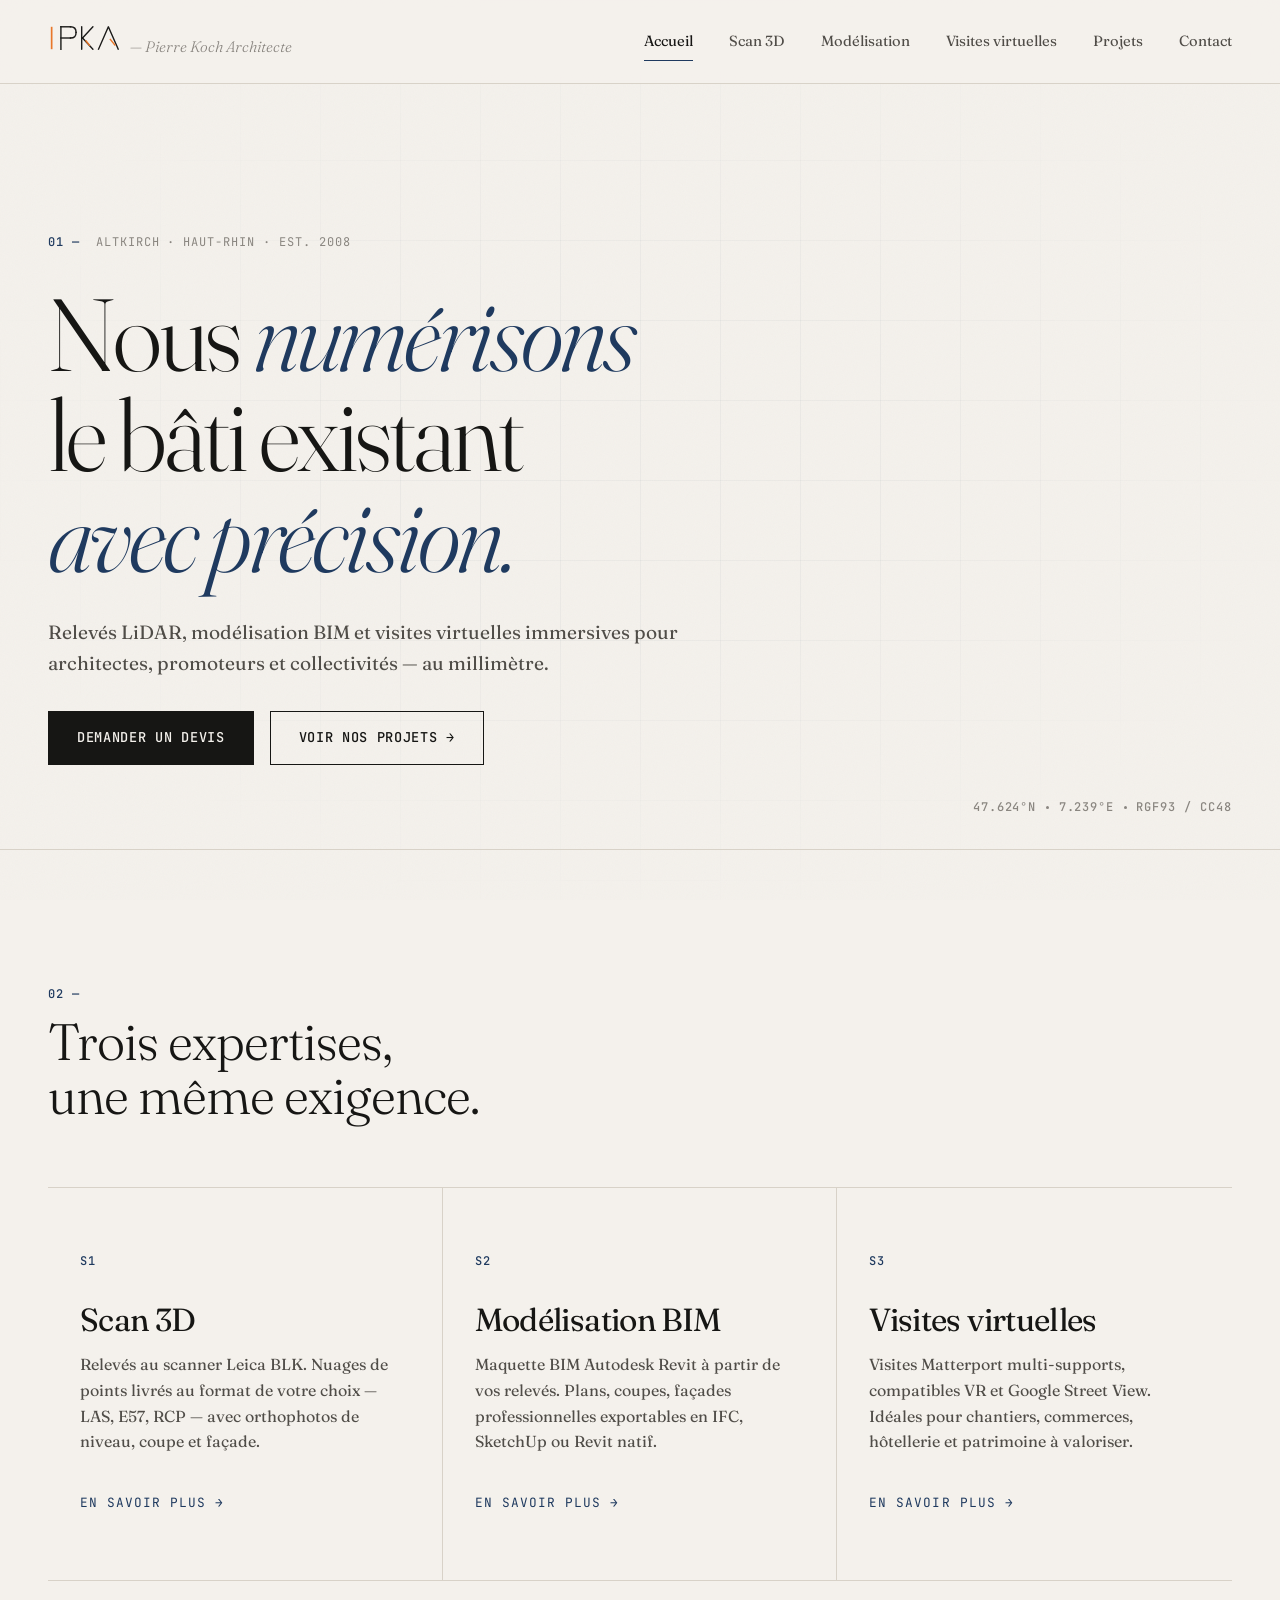
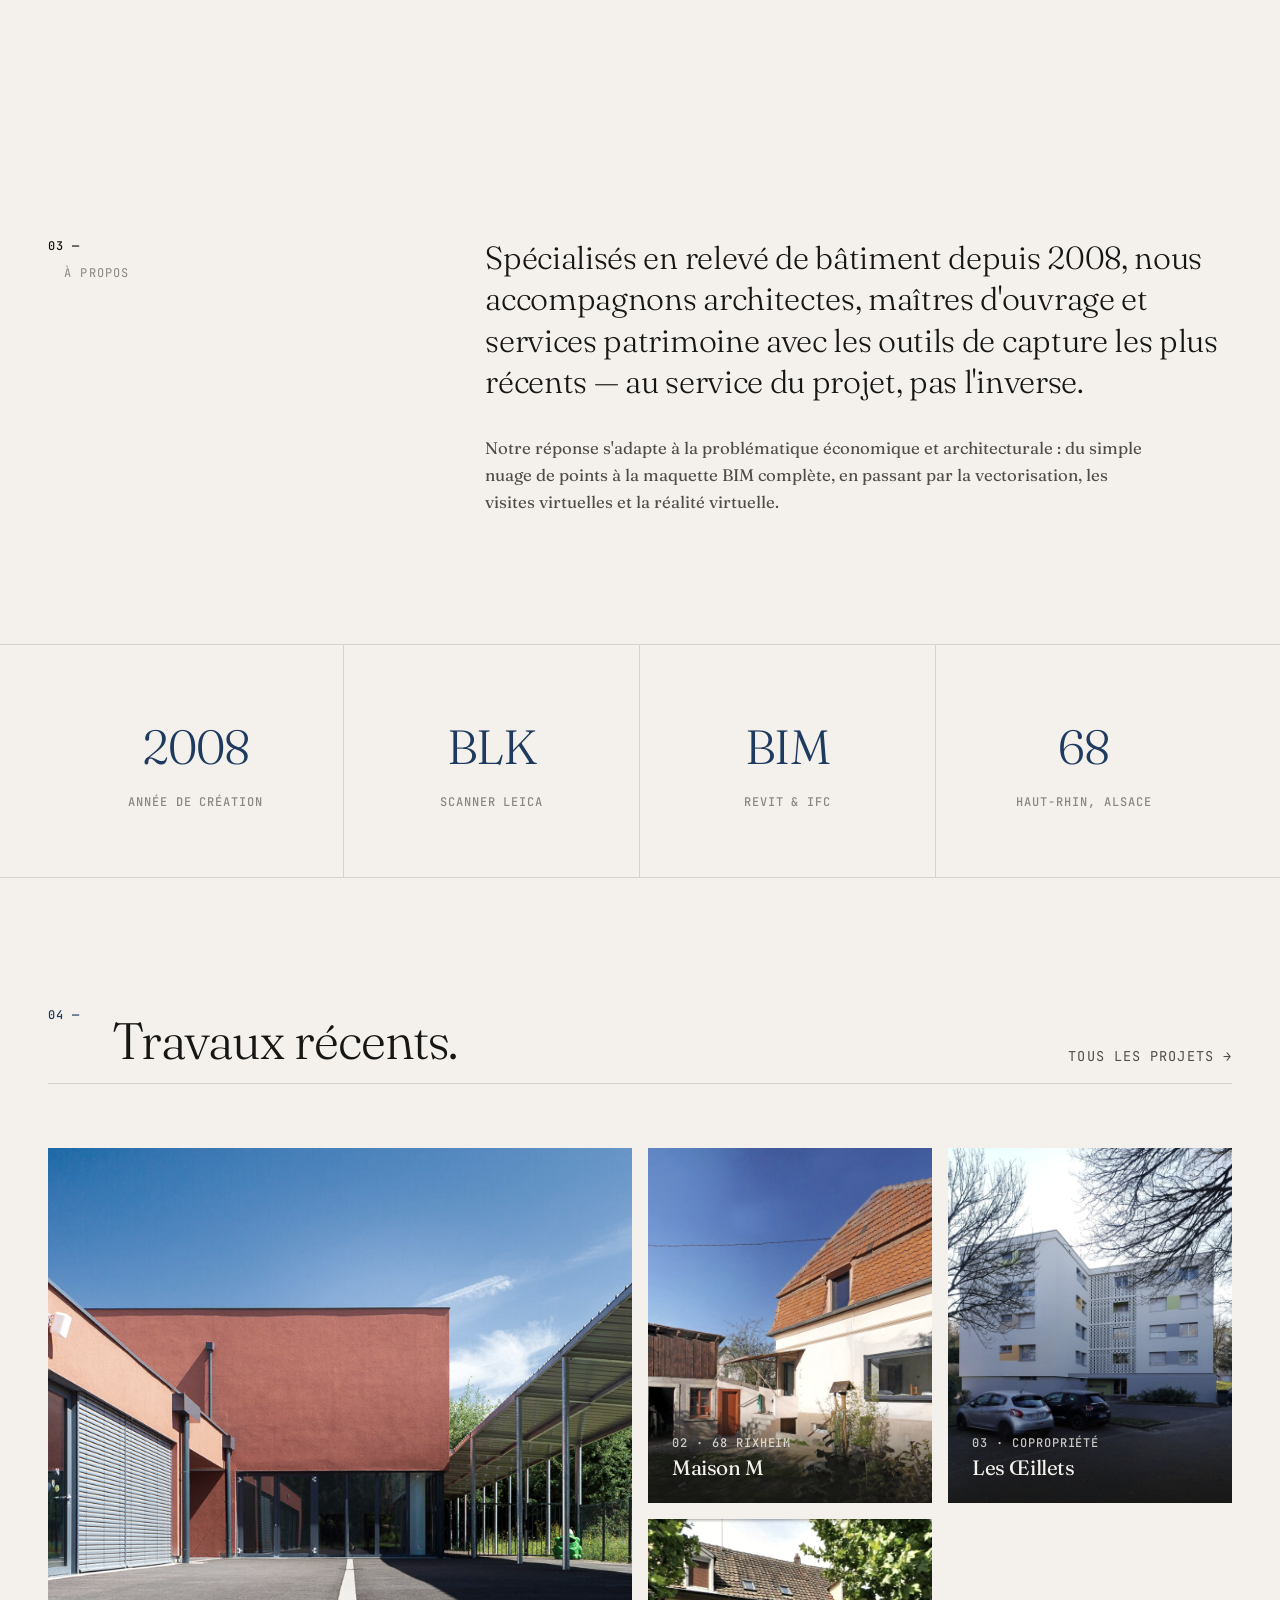
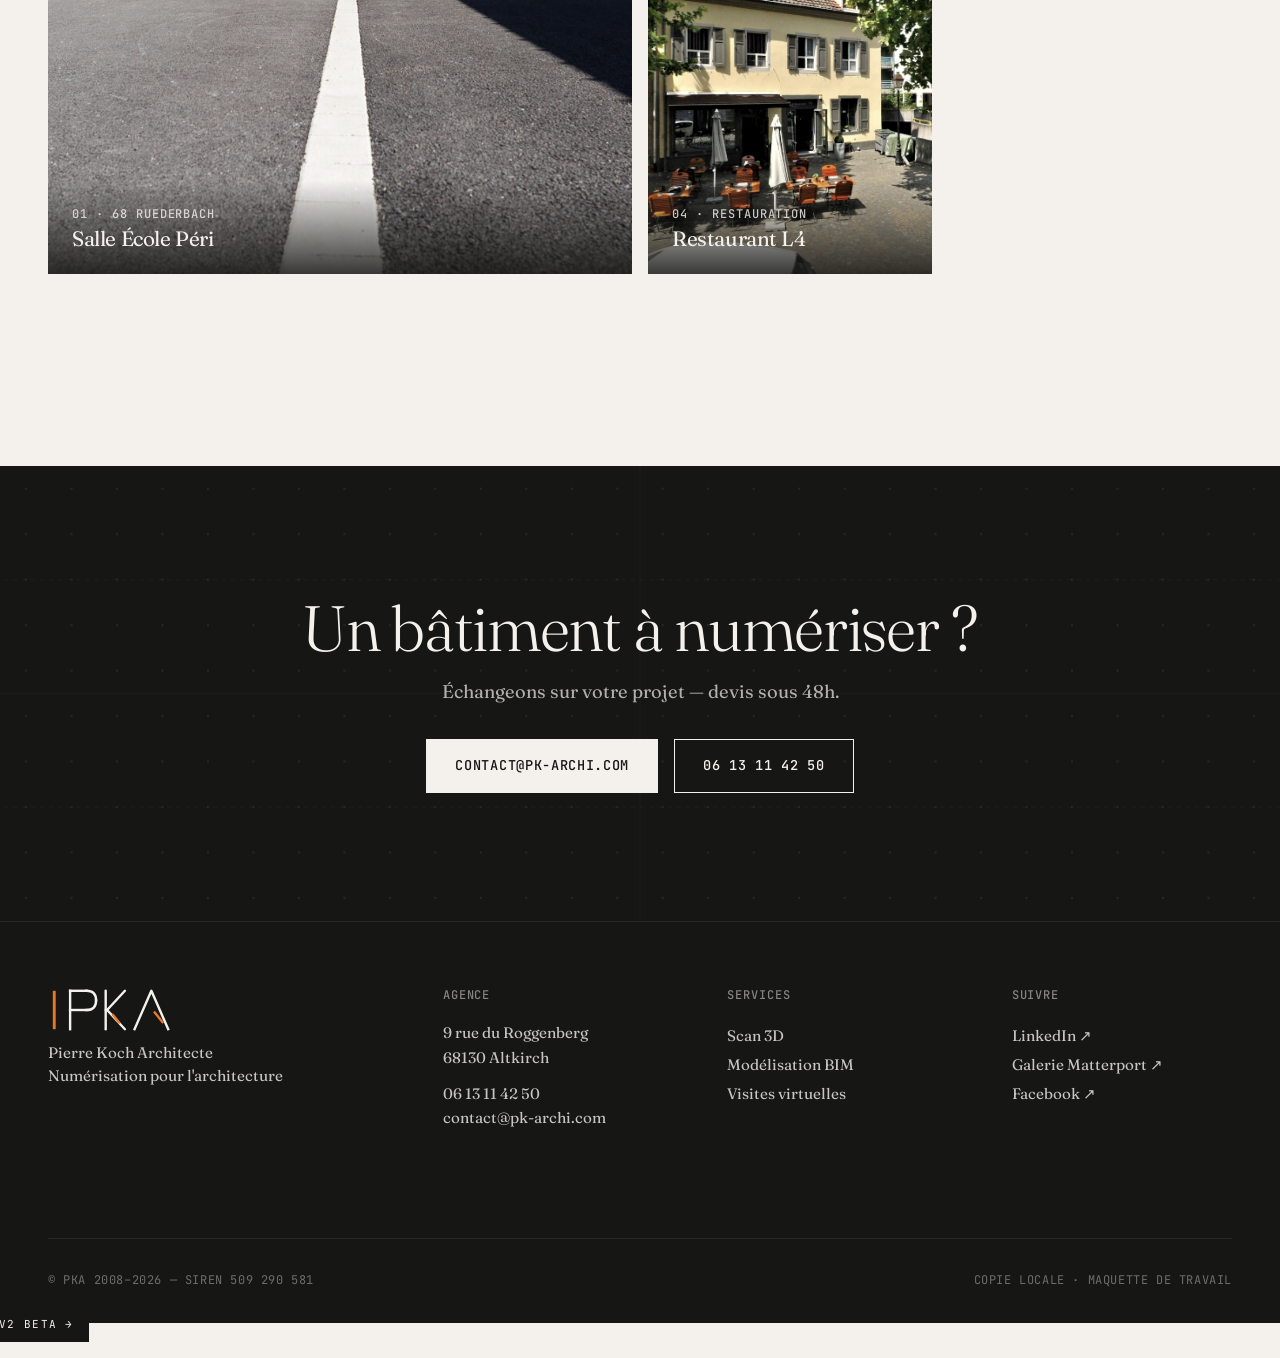
<file: index.html>
<!DOCTYPE html>
<html lang="fr">
<head>
<meta charset="UTF-8">
<meta name="viewport" content="width=device-width, initial-scale=1.0">
<meta name="description" content="PKA — Pierre Koch Architecte. Scan 3D LiDAR, modélisation BIM et visites virtuelles immersives en Alsace depuis 2008.">
<title>PKA — Numérisation pour l'architecture · Alsace</title>
<link rel="preconnect" href="https://fonts.googleapis.com">
<link rel="preconnect" href="https://fonts.gstatic.com" crossorigin>
<link href="https://fonts.googleapis.com/css2?family=Fraunces:opsz,wght@9..144,300;9..144,400;9..144,500;9..144,600&family=JetBrains+Mono:wght@400;500&display=swap" rel="stylesheet">
<link rel="stylesheet" href="style.css">
<link rel="icon" type="image/svg+xml" href="images/logo/pka-icon.svg">
<link rel="icon" type="image/png" sizes="32x32" href="favicon-32.png">
<link rel="icon" type="image/png" sizes="16x16" href="favicon-16.png">
<link rel="apple-touch-icon" sizes="180x180" href="apple-touch-icon.png">
<link rel="shortcut icon" href="favicon.ico">
</head>
<body>

<!-- Background wireframe grid (évoque nuage de points) -->
<div class="bg-grid" aria-hidden="true"></div>
<div class="bg-noise" aria-hidden="true"></div>

<!-- Navigation -->
<header class="nav">
  <a href="index.html" class="nav__logo">
    <img src="images/logo/pka-logo.svg" alt="PKA" class="nav__logo-img" width="80" height="31">
    <span class="nav__logo-tag">— Pierre Koch Architecte</span>
  </a>
  <nav class="nav__links">
    <a href="index.html" class="active">Accueil</a>
    <a href="scan-3d.html">Scan 3D</a>
    <a href="modelisation.html">Modélisation</a>
    <a href="visites-virtuelles.html">Visites virtuelles</a>
    <a href="projets.html">Projets</a>
    <a href="contact.html">Contact</a>
  </nav>
  <button class="nav__burger" aria-label="Menu">
    <span></span><span></span><span></span>
  </button>
</header>

<!-- HERO -->
<section class="hero">
  <div class="hero__meta">
    <span class="hero__meta-num">01 —</span>
    <span class="hero__meta-label">Altkirch · Haut-Rhin · est. 2008</span>
  </div>
  <h1 class="hero__title">
    Nous <em>numérisons</em><br>
    le bâti existant<br>
    <span class="hero__title-accent">avec précision.</span>
  </h1>
  <p class="hero__lead">
    Relevés LiDAR, modélisation BIM et visites virtuelles immersives
    pour architectes, promoteurs et collectivités — au millimètre.
  </p>
  <div class="hero__cta">
    <a href="contact.html" class="btn btn--primary">Demander un devis</a>
    <a href="projets.html" class="btn btn--ghost">Voir nos projets →</a>
  </div>

  <!-- Coordonnées géo façon relevé technique -->
  <div class="hero__coords">
    <span>47.624°N</span>
    <span class="dot"></span>
    <span>7.239°E</span>
    <span class="dot"></span>
    <span>RGF93 / CC48</span>
  </div>
</section>

<!-- PILIERS -->
<section class="pillars">
  <div class="pillars__header">
    <span class="section-num">02 —</span>
    <h2 class="section-title">Trois expertises,<br>une même exigence.</h2>
  </div>

  <div class="pillars__grid">
    <article class="pillar">
      <div class="pillar__num">S1</div>
      <h3 class="pillar__title">Scan 3D</h3>
      <p class="pillar__desc">
        Relevés au scanner Leica BLK. Nuages de points livrés au format
        de votre choix — LAS, E57, RCP — avec orthophotos de niveau,
        coupe et façade.
      </p>
      <a href="scan-3d.html" class="pillar__link">En savoir plus →</a>
    </article>

    <article class="pillar">
      <div class="pillar__num">S2</div>
      <h3 class="pillar__title">Modélisation BIM</h3>
      <p class="pillar__desc">
        Maquette BIM Autodesk Revit à partir de vos relevés. Plans,
        coupes, façades professionnelles exportables en IFC, SketchUp
        ou Revit natif.
      </p>
      <a href="modelisation.html" class="pillar__link">En savoir plus →</a>
    </article>

    <article class="pillar">
      <div class="pillar__num">S3</div>
      <h3 class="pillar__title">Visites virtuelles</h3>
      <p class="pillar__desc">
        Visites Matterport multi-supports, compatibles VR et Google Street
        View. Idéales pour chantiers, commerces, hôtellerie et patrimoine
        à valoriser.
      </p>
      <a href="visites-virtuelles.html" class="pillar__link">En savoir plus →</a>
    </article>
  </div>
</section>

<!-- MANIFESTO / ABOUT -->
<section class="manifesto">
  <div class="manifesto__meta">
    <span class="section-num">03 —</span>
    <span class="section-eyebrow">À propos</span>
  </div>
  <div class="manifesto__body">
    <p class="manifesto__lead">
      Spécialisés en relevé de bâtiment depuis 2008, nous accompagnons
      architectes, maîtres d'ouvrage et services patrimoine avec les
      outils de capture les plus récents — au service du projet, pas
      l'inverse.
    </p>
    <p class="manifesto__text">
      Notre réponse s'adapte à la problématique économique et
      architecturale : du simple nuage de points à la maquette BIM
      complète, en passant par la vectorisation, les visites virtuelles
      et la réalité virtuelle.
    </p>
  </div>
</section>

<!-- STATS / CHIFFRES -->
<section class="stats">
  <div class="stat">
    <div class="stat__num">2008</div>
    <div class="stat__label">Année de création</div>
  </div>
  <div class="stat">
    <div class="stat__num">BLK</div>
    <div class="stat__label">Scanner Leica</div>
  </div>
  <div class="stat">
    <div class="stat__num">BIM</div>
    <div class="stat__label">Revit & IFC</div>
  </div>
  <div class="stat">
    <div class="stat__num">68</div>
    <div class="stat__label">Haut-Rhin, Alsace</div>
  </div>
</section>

<!-- TRAVAUX RÉCENTS -->
<section class="works">
  <div class="works__header">
    <span class="section-num">04 —</span>
    <h2 class="section-title">Travaux récents.</h2>
    <a href="projets.html" class="works__all">Tous les projets →</a>
  </div>

  <div class="works__grid">
    <a href="projets.html" class="work work--large">
      <img src="images/ruederbach-1.jpg" alt="Salle École Péri, Ruederbach" loading="lazy">
      <div class="work__caption">
        <span class="work__meta">01 · 68 Ruederbach</span>
        <h3 class="work__title">Salle École Péri</h3>
      </div>
    </a>
    <a href="projets.html" class="work">
      <img src="images/rixheim-2.jpg" alt="Projet Maison M, Rixheim" loading="lazy">
      <div class="work__caption">
        <span class="work__meta">02 · 68 Rixheim</span>
        <h3 class="work__title">Maison M</h3>
      </div>
    </a>
    <a href="projets.html" class="work">
      <img src="images/oeillets-1.jpg" alt="Copropriété O" loading="lazy">
      <div class="work__caption">
        <span class="work__meta">03 · Copropriété</span>
        <h3 class="work__title">Les Œillets</h3>
      </div>
    </a>
    <a href="projets.html" class="work">
      <img src="images/restaurant-l4.jpg" alt="Restaurant L4" loading="lazy">
      <div class="work__caption">
        <span class="work__meta">04 · Restauration</span>
        <h3 class="work__title">Restaurant L4</h3>
      </div>
    </a>
  </div>
</section>

<!-- CTA FINAL -->
<section class="final-cta">
  <div class="final-cta__bg" aria-hidden="true">
    <!-- Wireframe décoratif type scan 3D -->
    <svg viewBox="0 0 1200 400" preserveAspectRatio="xMidYMid slice">
      <defs>
        <pattern id="scan-dots" x="0" y="0" width="40" height="40" patternUnits="userSpaceOnUse">
          <circle cx="20" cy="20" r="1" fill="currentColor" opacity="0.4"/>
        </pattern>
      </defs>
      <rect width="1200" height="400" fill="url(#scan-dots)"/>
      <g stroke="currentColor" stroke-width="0.5" fill="none" opacity="0.3">
        <path d="M 0 200 L 1200 200"/>
        <path d="M 600 0 L 600 400"/>
        <path d="M 0 100 L 1200 100" stroke-dasharray="4 4"/>
        <path d="M 0 300 L 1200 300" stroke-dasharray="4 4"/>
      </g>
    </svg>
  </div>
  <div class="final-cta__content">
    <h2>Un bâtiment à numériser ?</h2>
    <p>Échangeons sur votre projet — devis sous 48h.</p>
    <div class="final-cta__actions">
      <a href="mailto:contact@pk-archi.com" class="btn btn--primary">contact@pk-archi.com</a>
      <a href="tel:+33613114250" class="btn btn--ghost">06 13 11 42 50</a>
    </div>
  </div>
</section>

<!-- FOOTER -->
<footer class="footer">
  <div class="footer__col">
    <img src="images/logo/pka-logo-inverse.svg" alt="PKA — Pierre Koch Architecte" class="footer__logo-img" width="140" height="54">
    <p class="footer__tag">Pierre Koch Architecte<br>Numérisation pour l'architecture</p>
  </div>
  <div class="footer__col">
    <h4>Agence</h4>
    <p>9 rue du Roggenberg<br>68130 Altkirch</p>
    <p>06 13 11 42 50<br>contact@pk-archi.com</p>
  </div>
  <div class="footer__col">
    <h4>Services</h4>
    <a href="scan-3d.html">Scan 3D</a>
    <a href="modelisation.html">Modélisation BIM</a>
    <a href="visites-virtuelles.html">Visites virtuelles</a>
  </div>
  <div class="footer__col">
    <h4>Suivre</h4>
    <a href="https://www.linkedin.com/company/pierre-koch-architecte/" target="_blank" rel="noopener">LinkedIn ↗</a>
    <a href="https://matterport.com/discover/account/7345yx9ycRM/" target="_blank" rel="noopener">Galerie Matterport ↗</a>
    <a href="https://www.facebook.com/PierreKochArchitecte/" target="_blank" rel="noopener">Facebook ↗</a>
  </div>
  <div class="footer__bottom">
    <span>© PKA 2008–2026 — SIREN 509 290 581</span>
    <span>Copie locale · Maquette de travail</span>
  </div>
</footer>

<script src="script.js"></script>
</body>
</html>
</file>
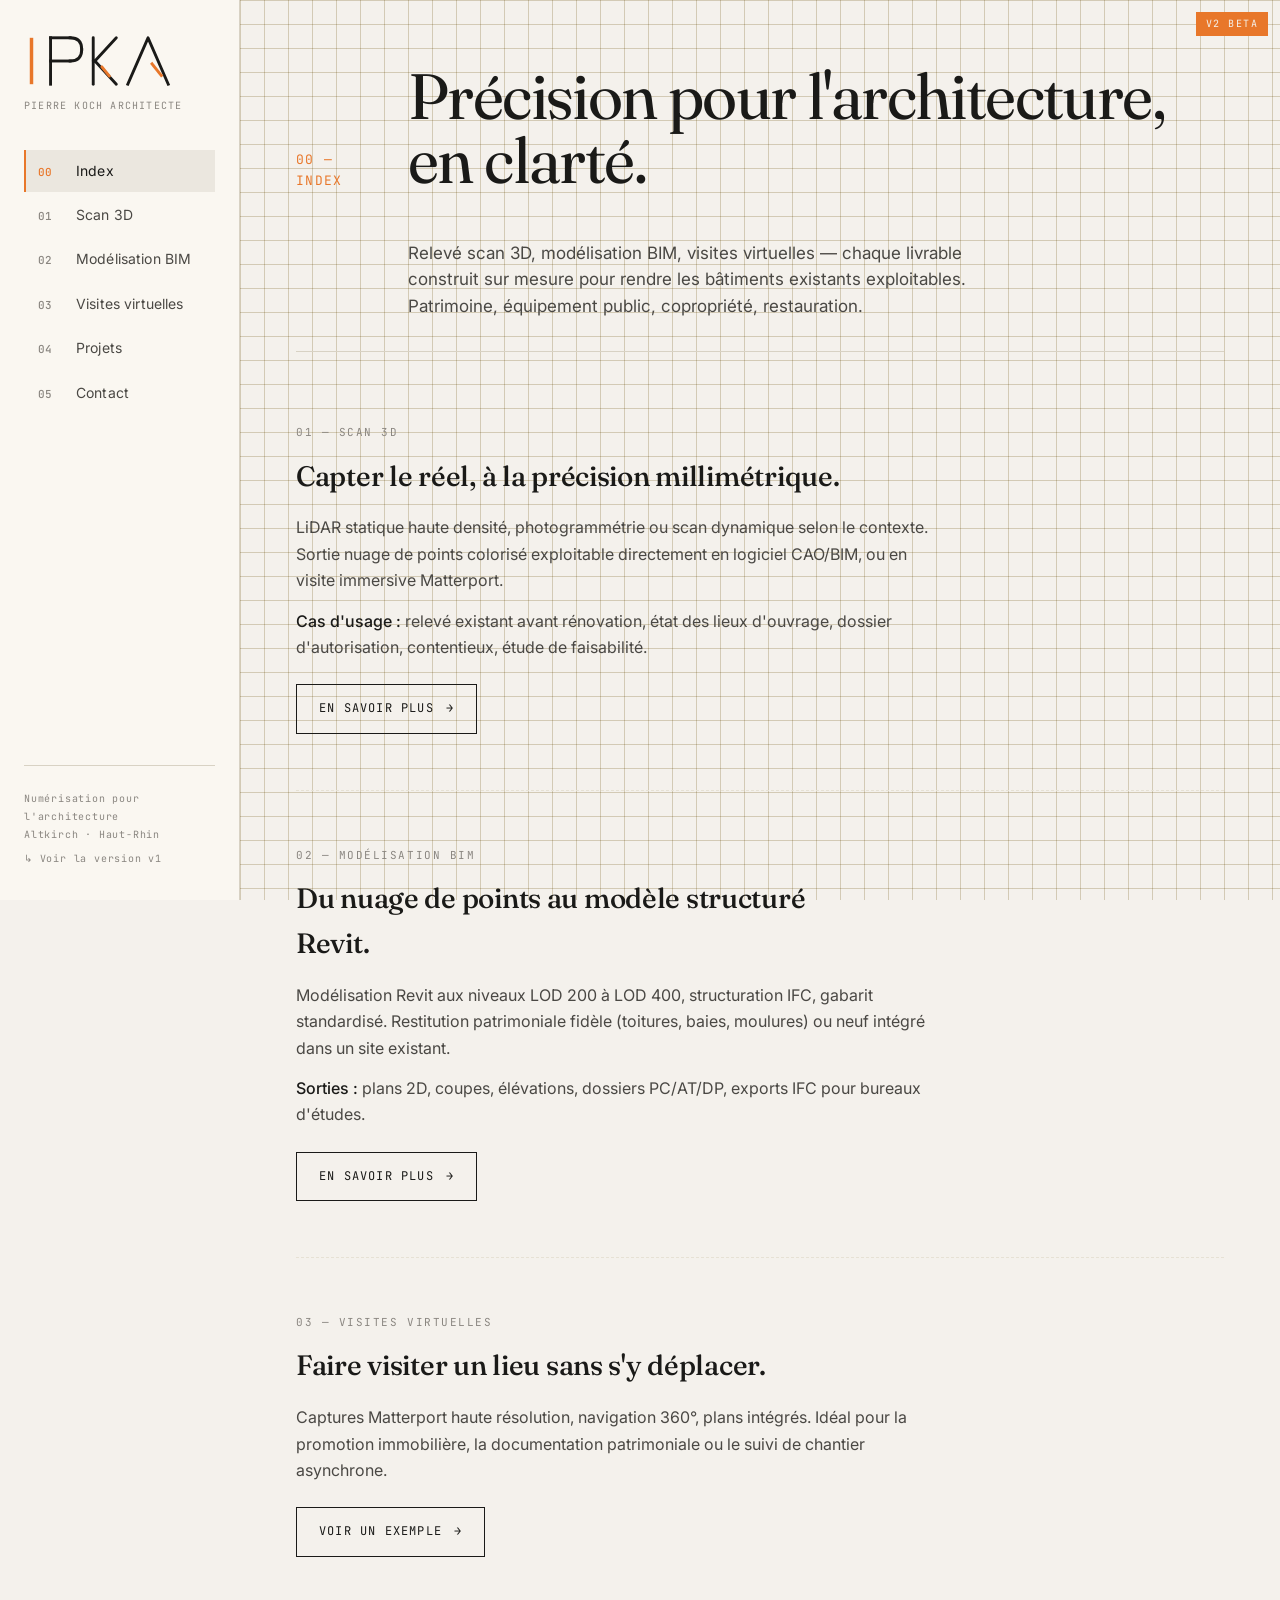
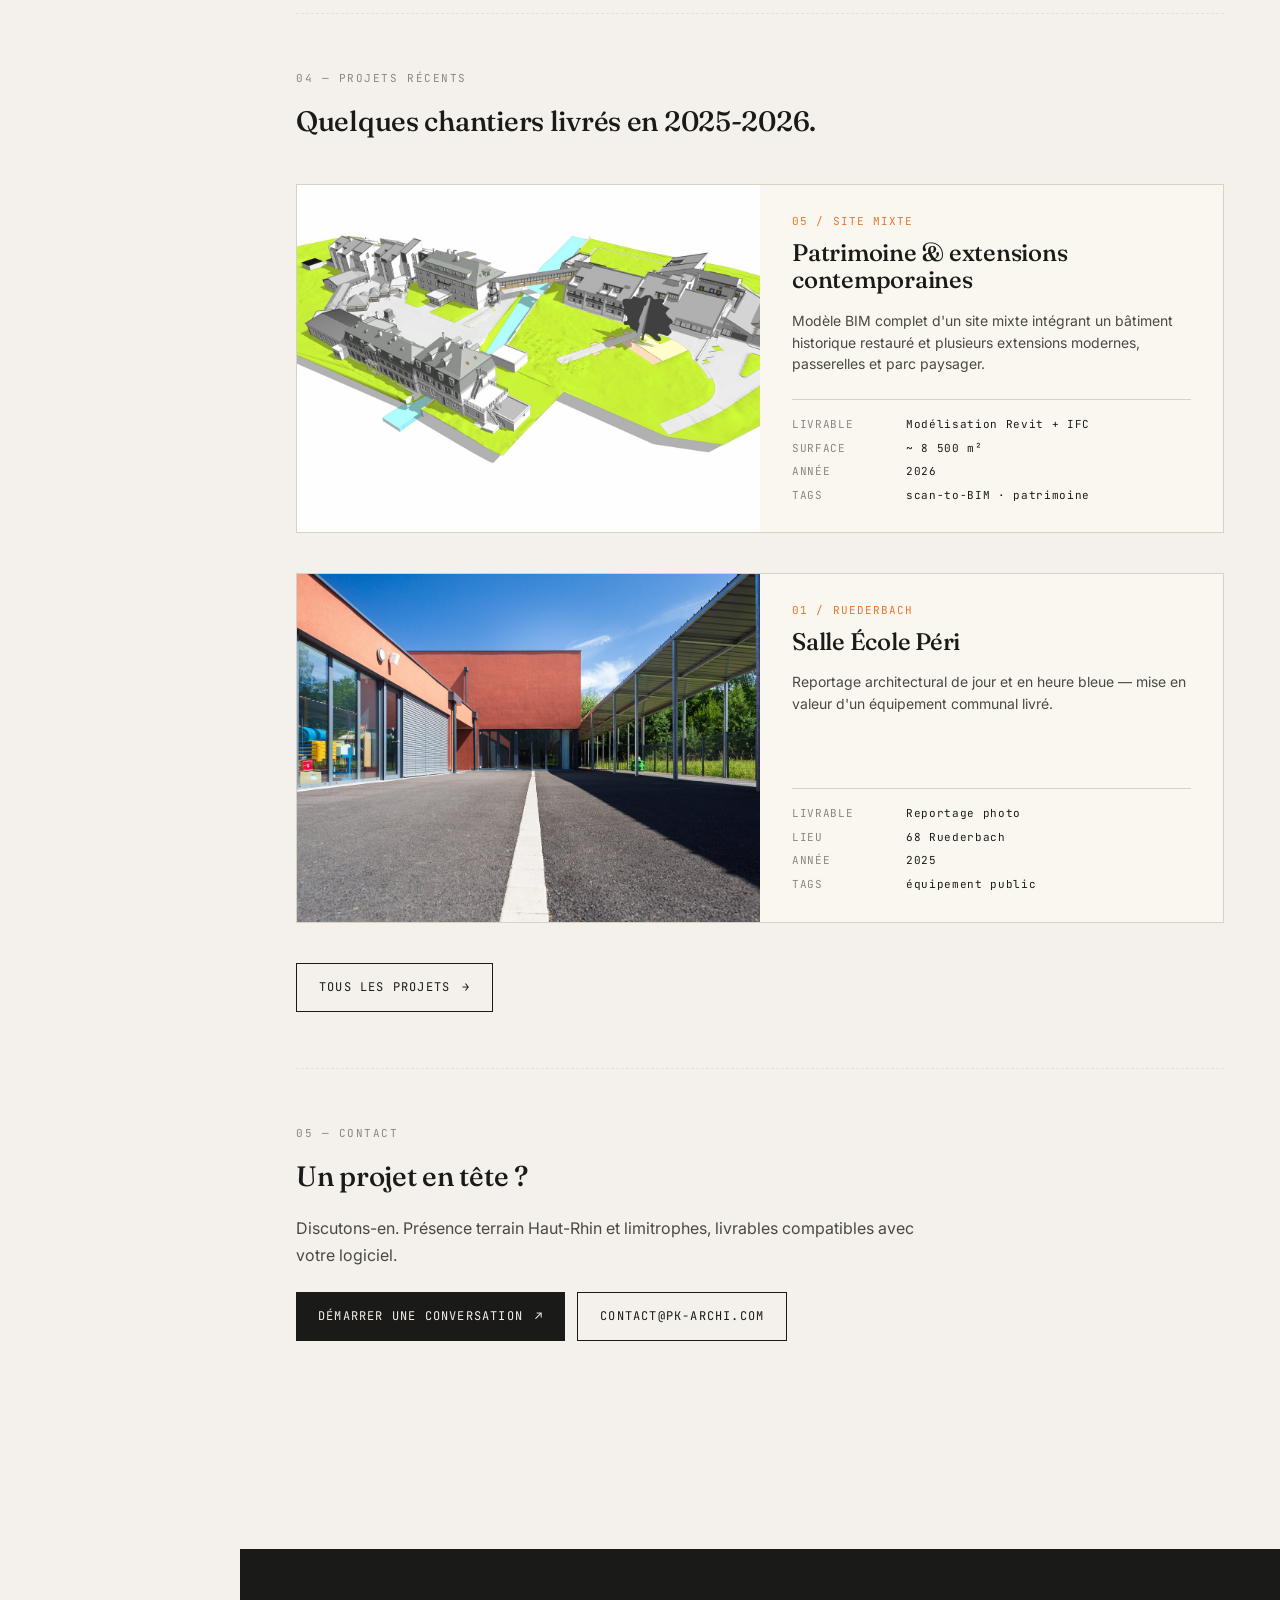
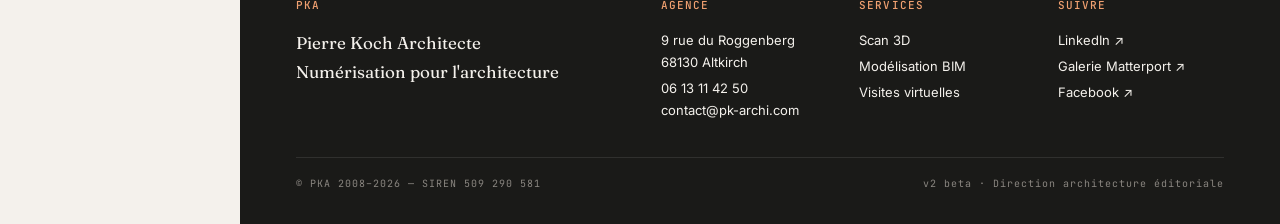
<file: v2/index.html>
<!DOCTYPE html>
<html lang="fr">
<head>
<meta charset="UTF-8">
<meta name="viewport" content="width=device-width, initial-scale=1.0">
<meta name="description" content="PKA — Pierre Koch Architecte. Numérisation pour l'architecture : scan 3D, modélisation BIM, visites virtuelles. Haut-Rhin, Alsace.">
<title>PKA — Pierre Koch Architecte · v2 beta</title>
<link rel="preconnect" href="https://fonts.googleapis.com">
<link rel="preconnect" href="https://fonts.gstatic.com" crossorigin>
<link href="https://fonts.googleapis.com/css2?family=Fraunces:opsz,wght@9..144,400;9..144,500;9..144,600&family=Inter:wght@400;500;600&family=JetBrains+Mono:wght@400;500&display=swap" rel="stylesheet">
<link rel="stylesheet" href="style.css">
<link rel="icon" type="image/svg+xml" href="../images/logo/pka-icon.svg">
<link rel="icon" type="image/png" sizes="32x32" href="../favicon-32.png">
</head>
<body>

<span class="beta-tag" aria-label="Version beta">v2 beta</span>

<aside class="side-nav" aria-label="Navigation principale">
  <a href="index.html" class="side-nav__brand" aria-label="PKA Pierre Koch Architecte — accueil"><img src="../images/logo/pka-logo.svg" alt="PKA" class="side-nav__brand-img" width="150" height="58"></a>
  <div class="side-nav__brand-sub">Pierre Koch Architecte</div>
  <ul class="side-nav__list">
    <li><a href="index.html" class="side-nav__item active">
      <span class="side-nav__num">00</span>
      <span class="side-nav__label">Index</span>
    </a></li>
    <li><a href="scan-3d.html" class="side-nav__item">
      <span class="side-nav__num">01</span>
      <span class="side-nav__label">Scan 3D</span>
    </a></li>
    <li><a href="modelisation.html" class="side-nav__item">
      <span class="side-nav__num">02</span>
      <span class="side-nav__label">Modélisation BIM</span>
    </a></li>
    <li><a href="visites-virtuelles.html" class="side-nav__item">
      <span class="side-nav__num">03</span>
      <span class="side-nav__label">Visites virtuelles</span>
    </a></li>
    <li><a href="projets.html" class="side-nav__item">
      <span class="side-nav__num">04</span>
      <span class="side-nav__label">Projets</span>
    </a></li>
    <li><a href="contact.html" class="side-nav__item">
      <span class="side-nav__num">05</span>
      <span class="side-nav__label">Contact</span>
    </a></li>
  </ul>
  <div class="side-nav__footer">
    Numérisation pour l'architecture<br>
    Altkirch · Haut-Rhin
    <a href="../index.html">↳ Voir la version v1</a>
  </div>
</aside>

<main>

  <header class="section-header">
    <div class="section-num">00 — Index</div>
    <h1 class="section-title">Précision pour l'architecture, en clarté.</h1>
    <p class="section-lead">
      Relevé scan 3D, modélisation BIM, visites virtuelles — chaque livrable
      construit sur mesure pour rendre les bâtiments existants exploitables.
      Patrimoine, équipement public, copropriété, restauration.
    </p>
  </header>

  <section class="block">
    <div class="block-label">01 — Scan 3D</div>
    <h2 class="block-title">Capter le réel, à la précision millimétrique.</h2>
    <div class="block-text">
      <p>
        LiDAR statique haute densité, photogrammétrie ou scan dynamique selon
        le contexte. Sortie nuage de points colorisé exploitable directement
        en logiciel CAO/BIM, ou en visite immersive Matterport.
      </p>
      <p><strong>Cas d'usage :</strong> relevé existant avant rénovation, état
      des lieux d'ouvrage, dossier d'autorisation, contentieux, étude de
      faisabilité.</p>
    </div>
    <div style="margin-top: 24px;">
      <a href="scan-3d.html" class="cta cta--secondary">
        En savoir plus <span class="cta__arrow">→</span>
      </a>
    </div>
  </section>

  <section class="block">
    <div class="block-label">02 — Modélisation BIM</div>
    <h2 class="block-title">Du nuage de points au modèle structuré Revit.</h2>
    <div class="block-text">
      <p>
        Modélisation Revit aux niveaux LOD 200 à LOD 400, structuration IFC,
        gabarit standardisé. Restitution patrimoniale fidèle (toitures, baies,
        moulures) ou neuf intégré dans un site existant.
      </p>
      <p><strong>Sorties :</strong> plans 2D, coupes, élévations, dossiers
      PC/AT/DP, exports IFC pour bureaux d'études.</p>
    </div>
    <div style="margin-top: 24px;">
      <a href="modelisation.html" class="cta cta--secondary">
        En savoir plus <span class="cta__arrow">→</span>
      </a>
    </div>
  </section>

  <section class="block">
    <div class="block-label">03 — Visites virtuelles</div>
    <h2 class="block-title">Faire visiter un lieu sans s'y déplacer.</h2>
    <div class="block-text">
      <p>
        Captures Matterport haute résolution, navigation 360°, plans intégrés.
        Idéal pour la promotion immobilière, la documentation patrimoniale ou
        le suivi de chantier asynchrone.
      </p>
    </div>
    <div style="margin-top: 24px;">
      <a href="visites-virtuelles.html" class="cta cta--secondary">
        Voir un exemple <span class="cta__arrow">→</span>
      </a>
    </div>
  </section>

  <section class="block">
    <div class="block-label">04 — Projets récents</div>
    <h2 class="block-title">Quelques chantiers livrés en 2025-2026.</h2>

    <article class="project-card">
      <div class="project-card__media">
        <img src="../images/bim-modelisation-1.jpg" alt="Vue d'ensemble du site modélisé : grand bâtiment historique central avec toiture à la Mansart, plusieurs extensions contemporaines reliées par passerelles, parc paysager avec cours d'eau et arbre.">
      </div>
      <div class="project-card__body">
        <div class="project-card__num">05 / SITE MIXTE</div>
        <h3 class="project-card__title">Patrimoine & extensions contemporaines</h3>
        <p class="project-card__desc">
          Modèle BIM complet d'un site mixte intégrant un bâtiment historique
          restauré et plusieurs extensions modernes, passerelles et parc paysager.
        </p>
        <dl class="project-card__meta">
          <dt>Livrable</dt><dd>Modélisation Revit + IFC</dd>
          <dt>Surface</dt><dd>~ 8 500 m²</dd>
          <dt>Année</dt><dd>2026</dd>
          <dt>Tags</dt><dd>scan-to-BIM · patrimoine</dd>
        </dl>
      </div>
    </article>

    <article class="project-card">
      <div class="project-card__media">
        <img src="../images/ruederbach-1.jpg" alt="Salle École Péri à Ruederbach, équipement scolaire communal livré, photographie d'architecture.">
      </div>
      <div class="project-card__body">
        <div class="project-card__num">01 / RUEDERBACH</div>
        <h3 class="project-card__title">Salle École Péri</h3>
        <p class="project-card__desc">
          Reportage architectural de jour et en heure bleue — mise en valeur
          d'un équipement communal livré.
        </p>
        <dl class="project-card__meta">
          <dt>Livrable</dt><dd>Reportage photo</dd>
          <dt>Lieu</dt><dd>68 Ruederbach</dd>
          <dt>Année</dt><dd>2025</dd>
          <dt>Tags</dt><dd>équipement public</dd>
        </dl>
      </div>
    </article>

    <div style="margin-top: 32px;">
      <a href="projets.html" class="cta cta--secondary">
        Tous les projets <span class="cta__arrow">→</span>
      </a>
    </div>
  </section>

  <section class="block" style="border-bottom: 0;">
    <div class="block-label">05 — Contact</div>
    <h2 class="block-title">Un projet en tête ?</h2>
    <div class="block-text">
      <p>
        Discutons-en. Présence terrain Haut-Rhin et limitrophes,
        livrables compatibles avec votre logiciel.
      </p>
    </div>
    <div style="margin-top: 24px; display: flex; gap: 12px; flex-wrap: wrap;">
      <a href="contact.html" class="cta">
        Démarrer une conversation <span class="cta__arrow">↗</span>
      </a>
      <a href="mailto:contact@pk-archi.com" class="cta cta--secondary">
        contact@pk-archi.com
      </a>
    </div>
  </section>

</main>

<footer class="footer">
  <div class="footer__grid">
    <div class="footer__col">
      <h4>PKA</h4>
      <p style="font-family: var(--serif); font-size: 17px;">
        Pierre Koch Architecte<br>
        Numérisation pour l'architecture
      </p>
    </div>
    <div class="footer__col">
      <h4>Agence</h4>
      <p>9 rue du Roggenberg<br>68130 Altkirch</p>
      <p>06 13 11 42 50<br>contact@pk-archi.com</p>
    </div>
    <div class="footer__col">
      <h4>Services</h4>
      <a href="scan-3d.html">Scan 3D</a>
      <a href="modelisation.html">Modélisation BIM</a>
      <a href="visites-virtuelles.html">Visites virtuelles</a>
    </div>
    <div class="footer__col">
      <h4>Suivre</h4>
      <a href="https://www.linkedin.com/company/pierre-koch-architecte/" target="_blank" rel="noopener">LinkedIn ↗</a>
      <a href="https://matterport.com/discover/account/7345yx9ycRM/" target="_blank" rel="noopener">Galerie Matterport ↗</a>
      <a href="https://www.facebook.com/PierreKochArchitecte/" target="_blank" rel="noopener">Facebook ↗</a>
    </div>
  </div>
  <div class="footer__bottom">
    <span>© PKA 2008–2026 — SIREN 509 290 581</span>
    <span>v2 beta · Direction architecture éditoriale</span>
  </div>
</footer>

</body>
</html>
</file>
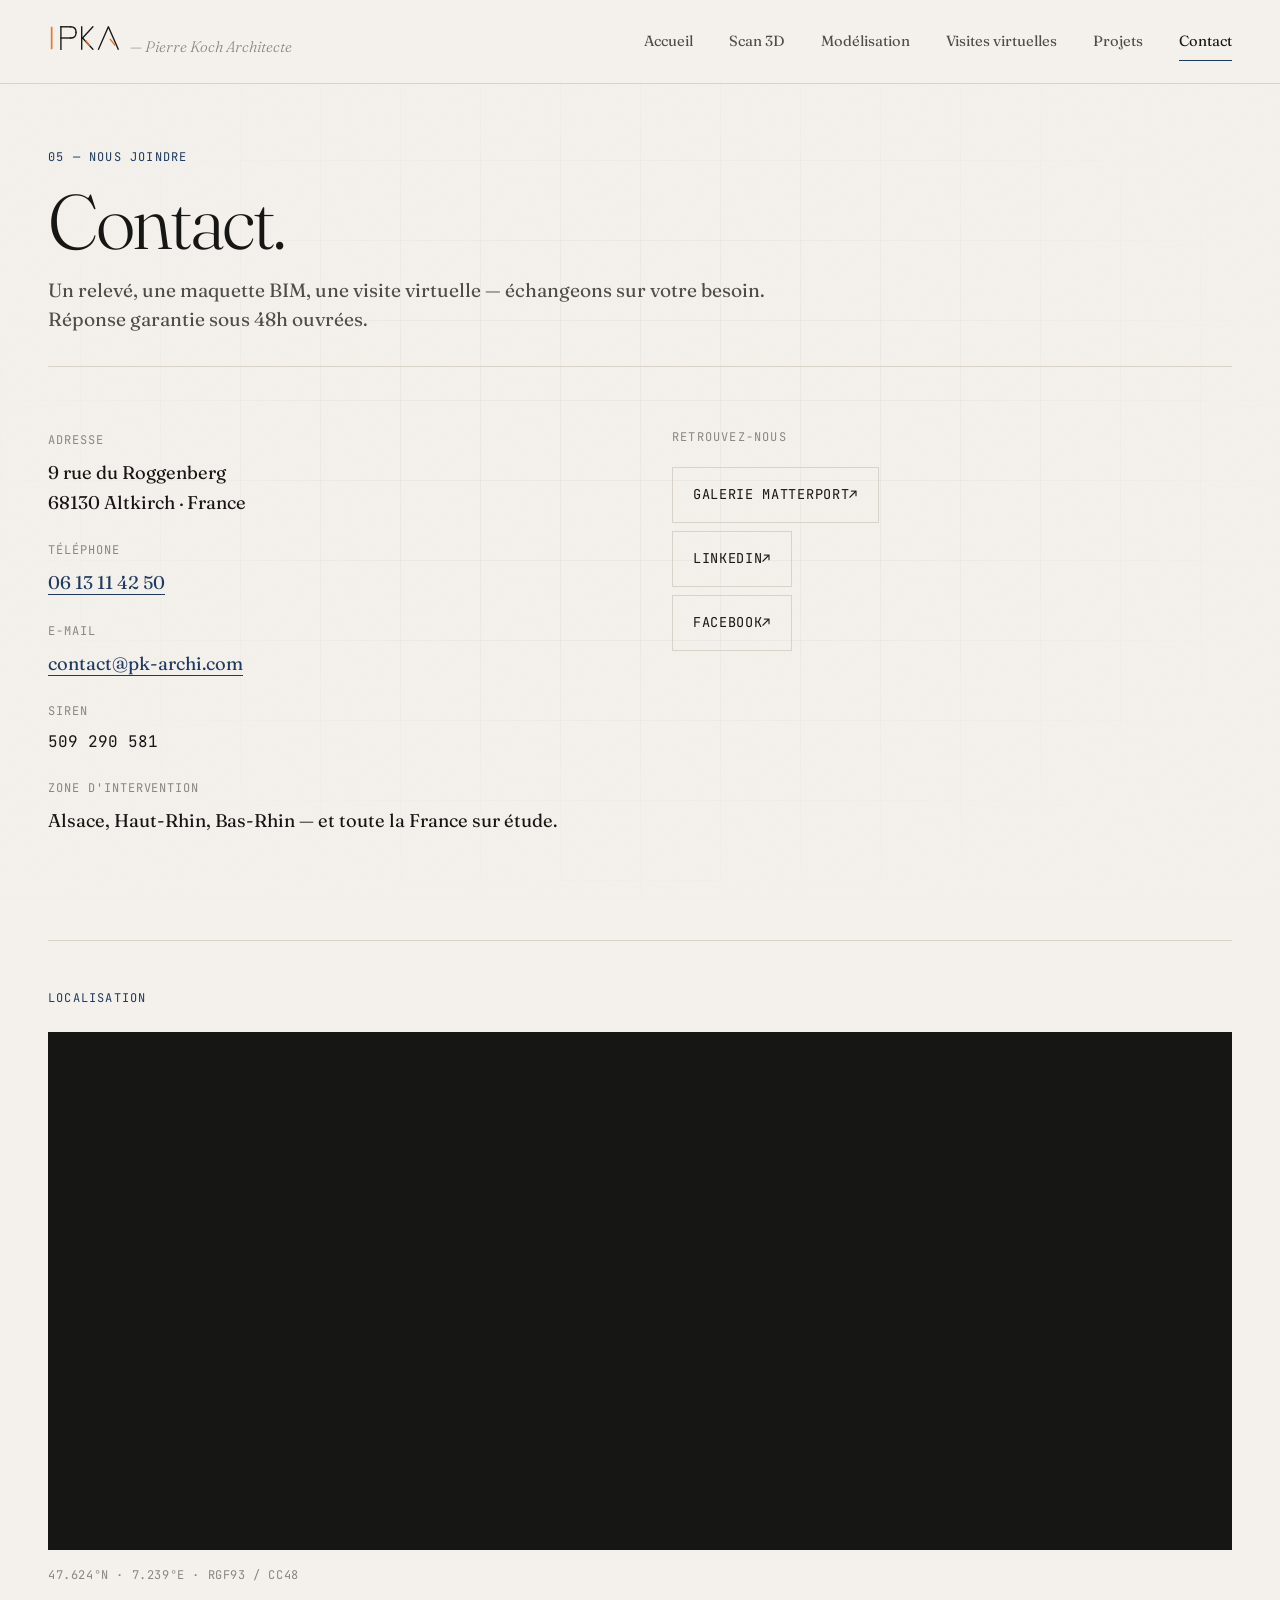
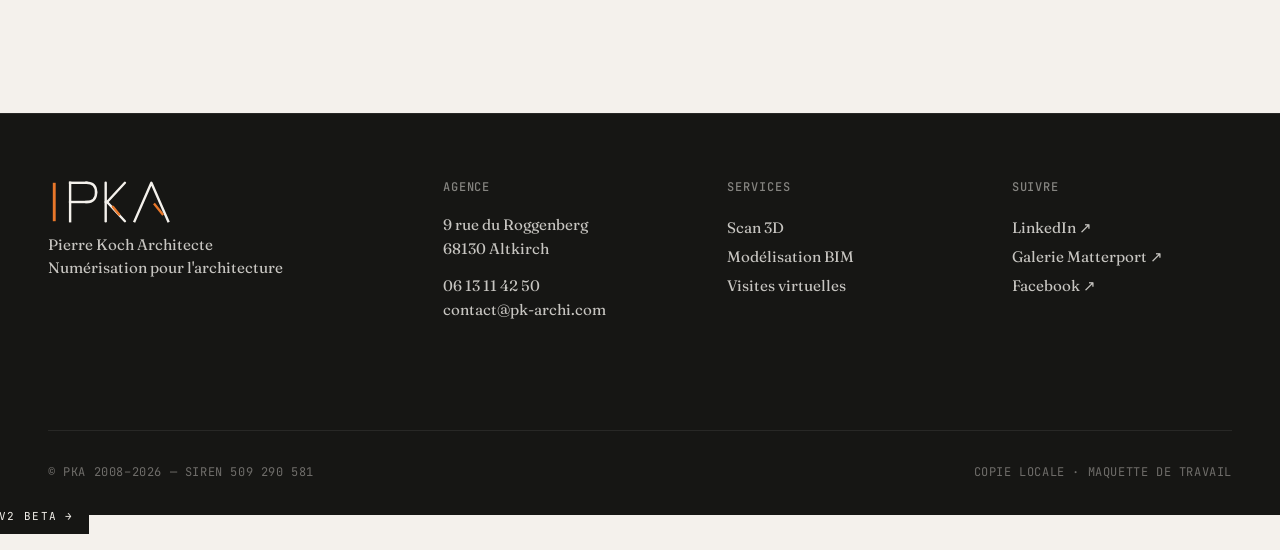
<file: contact.html>
<!DOCTYPE html>
<html lang="fr">
<head>
<meta charset="UTF-8">
<meta name="viewport" content="width=device-width, initial-scale=1.0">
<meta name="description" content="Contactez PKA — Pierre Koch Architecte. 9 rue du Roggenberg, 68130 Altkirch. Relevé LiDAR et modélisation BIM en Alsace et Haut-Rhin.">
<title>Contact — PKA Pierre Koch Architecte</title>
<link rel="preconnect" href="https://fonts.googleapis.com">
<link rel="preconnect" href="https://fonts.gstatic.com" crossorigin>
<link href="https://fonts.googleapis.com/css2?family=Fraunces:opsz,wght@9..144,300;9..144,400;9..144,500;9..144,600&family=JetBrains+Mono:wght@400;500&display=swap" rel="stylesheet">
<link rel="stylesheet" href="style.css">
<link rel="icon" type="image/svg+xml" href="images/logo/pka-icon.svg">
<link rel="icon" type="image/png" sizes="32x32" href="favicon-32.png">
<link rel="icon" type="image/png" sizes="16x16" href="favicon-16.png">
<link rel="apple-touch-icon" sizes="180x180" href="apple-touch-icon.png">
<link rel="shortcut icon" href="favicon.ico">
</head>
<body>

<div class="bg-grid" aria-hidden="true"></div>
<div class="bg-noise" aria-hidden="true"></div>

<header class="nav">
  <a href="index.html" class="nav__logo">
    <img src="images/logo/pka-logo.svg" alt="PKA" class="nav__logo-img" width="80" height="31">
    <span class="nav__logo-tag">— Pierre Koch Architecte</span>
  </a>
  <nav class="nav__links">
    <a href="index.html">Accueil</a>
    <a href="scan-3d.html">Scan 3D</a>
    <a href="modelisation.html">Modélisation</a>
    <a href="visites-virtuelles.html">Visites virtuelles</a>
    <a href="projets.html">Projets</a>
    <a href="contact.html" class="active">Contact</a>
  </nav>
  <button class="nav__burger" aria-label="Menu"><span></span><span></span><span></span></button>
</header>

<main class="page">
  <header class="page__header">
    <div class="page__eyebrow">05 — Nous joindre</div>
    <h1 class="page__title">Contact.</h1>
    <p class="page__lead">
      Un relevé, une maquette BIM, une visite virtuelle — échangeons
      sur votre besoin. Réponse garantie sous 48h ouvrées.
    </p>
  </header>

  <div class="contact-grid">
    <dl class="contact-info">
      <dt>Adresse</dt>
      <dd>9 rue du Roggenberg<br>68130 Altkirch · France</dd>

      <dt>Téléphone</dt>
      <dd><a href="tel:+33613114250">06 13 11 42 50</a></dd>

      <dt>E-mail</dt>
      <dd><a href="mailto:contact@pk-archi.com">contact@pk-archi.com</a></dd>

      <dt>SIREN</dt>
      <dd style="font-family: var(--mono); font-size: 1rem;">509 290 581</dd>

      <dt>Zone d'intervention</dt>
      <dd>Alsace, Haut-Rhin, Bas-Rhin — et toute la France sur étude.</dd>
    </dl>

    <div>
      <h3 style="font-family: var(--mono); font-size: 0.75rem; letter-spacing: 0.1em; text-transform: uppercase; color: var(--ink-mute); margin-bottom: 1.5rem;">Retrouvez-nous</h3>
      <ul class="social-list">
        <li><a href="https://matterport.com/discover/account/7345yx9ycRM/" target="_blank" rel="noopener">Galerie Matterport <span>↗</span></a></li>
        <li><a href="https://www.linkedin.com/company/pierre-koch-architecte/" target="_blank" rel="noopener">LinkedIn <span>↗</span></a></li>
        <li><a href="https://www.facebook.com/PierreKochArchitecte/" target="_blank" rel="noopener">Facebook <span>↗</span></a></li>
      </ul>
    </div>
  </div>

  <section style="margin-top: 5rem; padding-top: 3rem; border-top: 1px solid var(--line);">
    <div class="page__eyebrow" style="margin-bottom: 1.5rem;">Localisation</div>
    <div style="aspect-ratio: 16/7; background: var(--ink); overflow: hidden;">
      <iframe
        src="https://www.openstreetmap.org/export/embed.html?bbox=7.2325%2C47.6200%2C7.2460%2C47.6285&layer=mapnik&marker=47.624212%2C7.238567"
        style="width: 100%; height: 100%; border: 0; filter: grayscale(40%) contrast(1.05);"
        loading="lazy"
        referrerpolicy="no-referrer-when-downgrade"
        title="Localisation PKA Altkirch">
      </iframe>
    </div>
    <p style="margin-top: 1rem; font-family: var(--mono); font-size: 0.75rem; color: var(--ink-mute); letter-spacing: 0.05em;">
      47.624°N · 7.239°E · RGF93 / CC48
    </p>
  </section>
</main>

<footer class="footer">
  <div class="footer__col">
    <img src="images/logo/pka-logo-inverse.svg" alt="PKA — Pierre Koch Architecte" class="footer__logo-img" width="140" height="54">
    <p class="footer__tag">Pierre Koch Architecte<br>Numérisation pour l'architecture</p>
  </div>
  <div class="footer__col">
    <h4>Agence</h4>
    <p>9 rue du Roggenberg<br>68130 Altkirch</p>
    <p>06 13 11 42 50<br>contact@pk-archi.com</p>
  </div>
  <div class="footer__col">
    <h4>Services</h4>
    <a href="scan-3d.html">Scan 3D</a>
    <a href="modelisation.html">Modélisation BIM</a>
    <a href="visites-virtuelles.html">Visites virtuelles</a>
  </div>
  <div class="footer__col">
    <h4>Suivre</h4>
    <a href="https://www.linkedin.com/company/pierre-koch-architecte/" target="_blank" rel="noopener">LinkedIn ↗</a>
    <a href="https://matterport.com/discover/account/7345yx9ycRM/" target="_blank" rel="noopener">Galerie Matterport ↗</a>
    <a href="https://www.facebook.com/PierreKochArchitecte/" target="_blank" rel="noopener">Facebook ↗</a>
  </div>
  <div class="footer__bottom">
    <span>© PKA 2008–2026 — SIREN 509 290 581</span>
    <span>Copie locale · Maquette de travail</span>
  </div>
</footer>

<script src="script.js"></script>
</body>
</html>
</file>
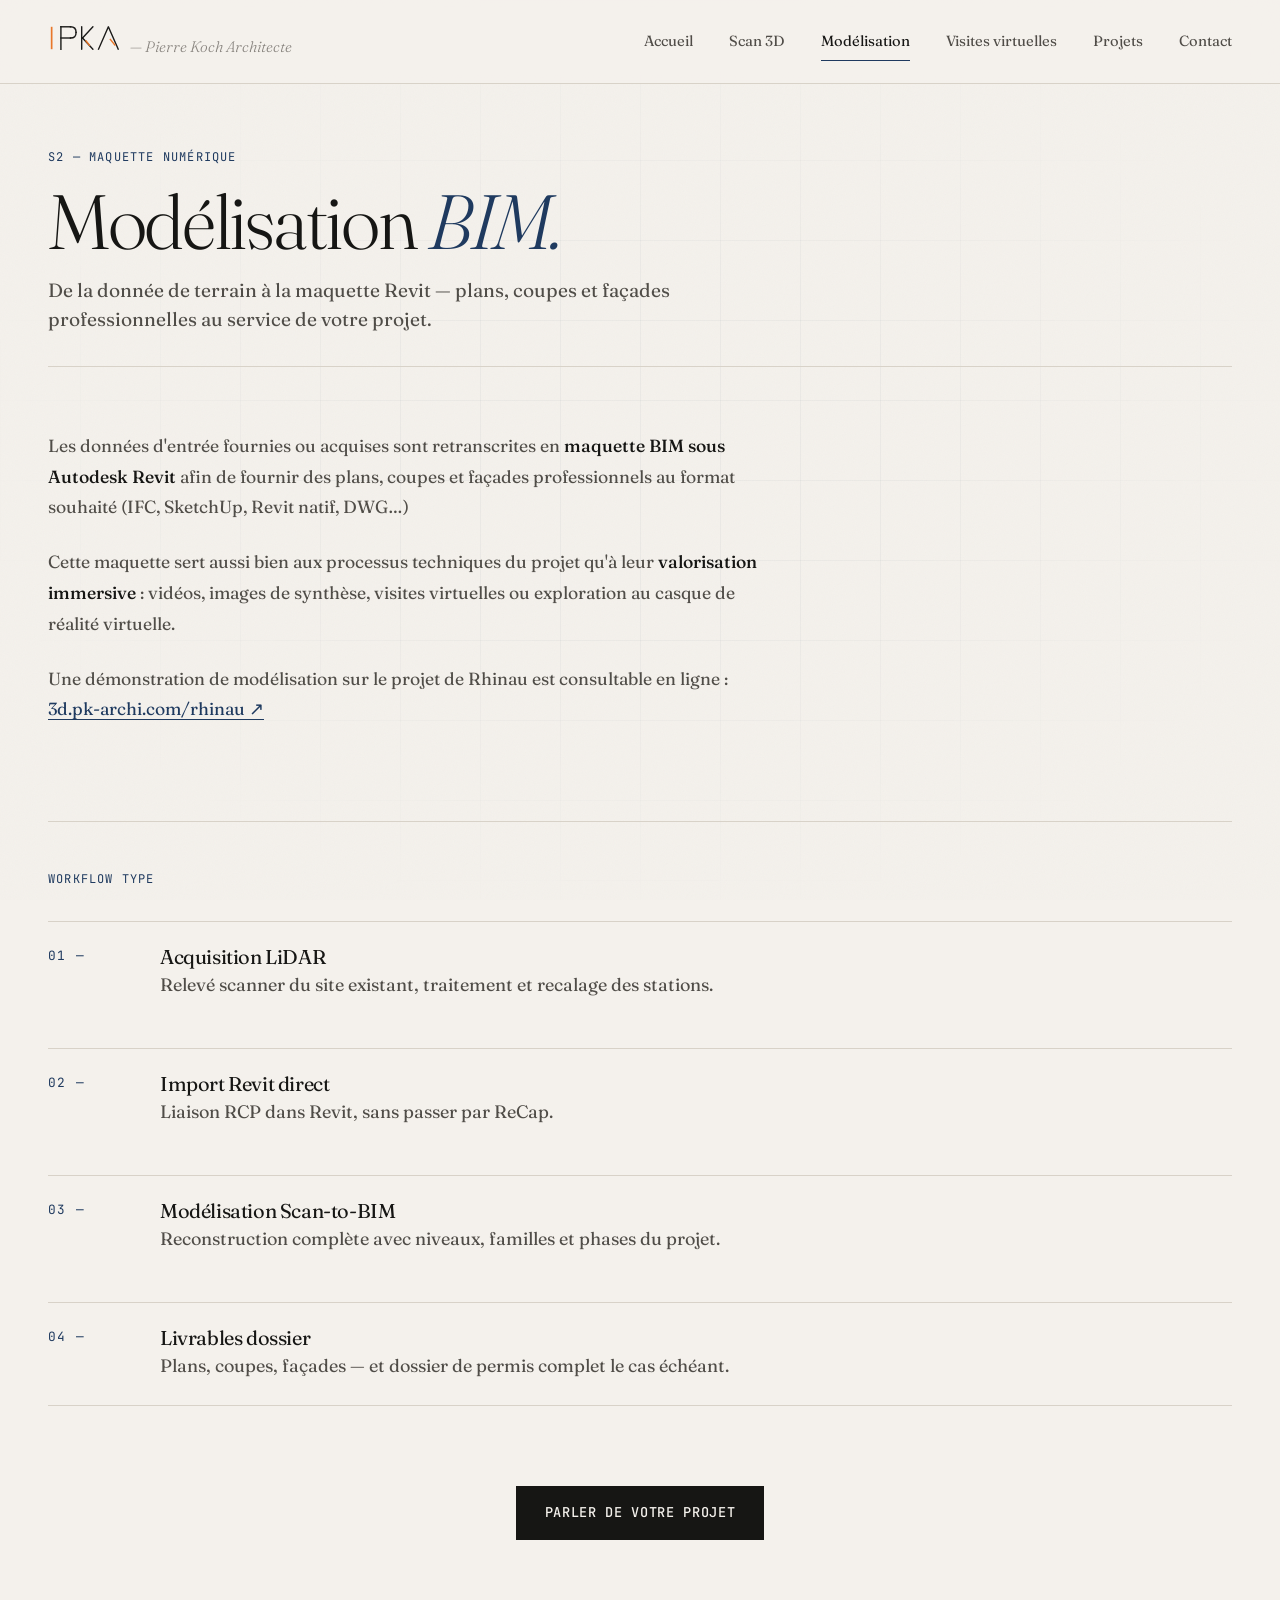
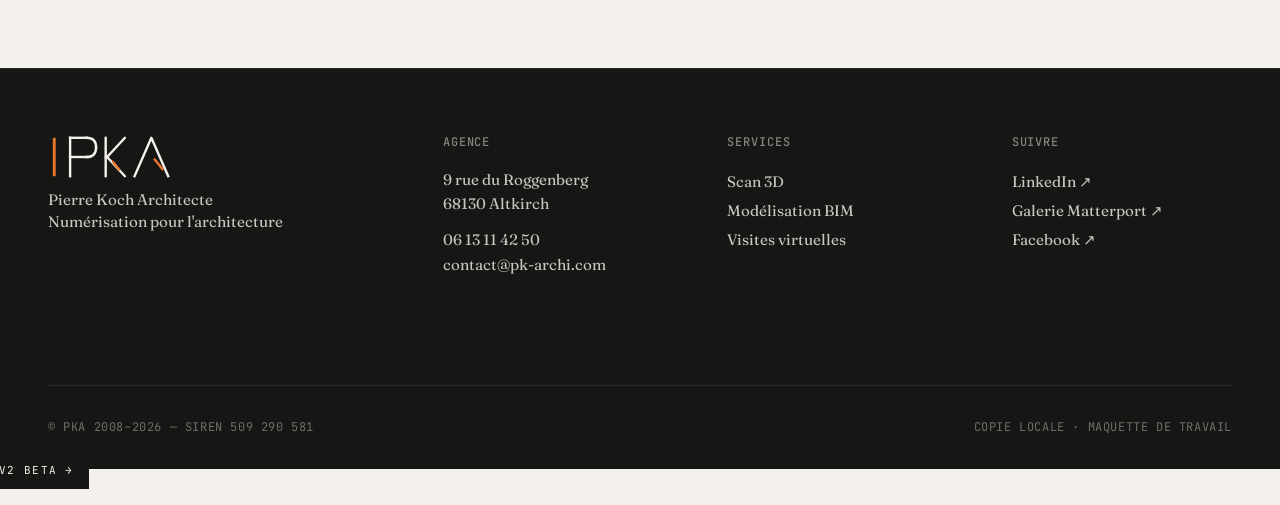
<file: modelisation.html>
<!DOCTYPE html>
<html lang="fr">
<head>
<meta charset="UTF-8">
<meta name="viewport" content="width=device-width, initial-scale=1.0">
<meta name="description" content="Modélisation BIM Revit à partir de relevés scan 3D — plans, coupes, façades et maquette IFC pour architectes et maîtres d'ouvrage.">
<title>Modélisation BIM — PKA Pierre Koch Architecte</title>
<link rel="preconnect" href="https://fonts.googleapis.com">
<link rel="preconnect" href="https://fonts.gstatic.com" crossorigin>
<link href="https://fonts.googleapis.com/css2?family=Fraunces:opsz,wght@9..144,300;9..144,400;9..144,500;9..144,600&family=JetBrains+Mono:wght@400;500&display=swap" rel="stylesheet">
<link rel="stylesheet" href="style.css">
<link rel="icon" type="image/svg+xml" href="images/logo/pka-icon.svg">
<link rel="icon" type="image/png" sizes="32x32" href="favicon-32.png">
<link rel="icon" type="image/png" sizes="16x16" href="favicon-16.png">
<link rel="apple-touch-icon" sizes="180x180" href="apple-touch-icon.png">
<link rel="shortcut icon" href="favicon.ico">
</head>
<body>

<div class="bg-grid" aria-hidden="true"></div>
<div class="bg-noise" aria-hidden="true"></div>

<header class="nav">
  <a href="index.html" class="nav__logo">
    <img src="images/logo/pka-logo.svg" alt="PKA" class="nav__logo-img" width="80" height="31">
    <span class="nav__logo-tag">— Pierre Koch Architecte</span>
  </a>
  <nav class="nav__links">
    <a href="index.html">Accueil</a>
    <a href="scan-3d.html">Scan 3D</a>
    <a href="modelisation.html" class="active">Modélisation</a>
    <a href="visites-virtuelles.html">Visites virtuelles</a>
    <a href="projets.html">Projets</a>
    <a href="contact.html">Contact</a>
  </nav>
  <button class="nav__burger" aria-label="Menu"><span></span><span></span><span></span></button>
</header>

<main class="page">
  <header class="page__header">
    <div class="page__eyebrow">S2 — Maquette numérique</div>
    <h1 class="page__title">Modélisation <em>BIM.</em></h1>
    <p class="page__lead">
      De la donnée de terrain à la maquette Revit —
      plans, coupes et façades professionnelles au service
      de votre projet.
    </p>
  </header>

  <div class="prose">
    <p>
      Les données d'entrée fournies ou acquises sont retranscrites en
      <strong>maquette BIM sous Autodesk Revit</strong> afin de fournir
      des plans, coupes et façades professionnels au format souhaité
      (IFC, SketchUp, Revit natif, DWG…)
    </p>
    <p>
      Cette maquette sert aussi bien aux processus techniques du projet
      qu'à leur <strong>valorisation immersive</strong> : vidéos, images
      de synthèse, visites virtuelles ou exploration au casque de réalité
      virtuelle.
    </p>
    <p>
      Une démonstration de modélisation sur le projet de Rhinau est
      consultable en ligne :
      <a href="http://3d.pk-archi.com/rhinau/" target="_blank" rel="noopener">3d.pk-archi.com/rhinau ↗</a>
    </p>
  </div>

  <section style="margin-top: 6rem; padding-top: 3rem; border-top: 1px solid var(--line);">
    <div class="page__eyebrow" style="margin-bottom: 2rem;">Workflow type</div>
    <ol style="list-style: none; counter-reset: step; padding: 0; display: grid; gap: 1.5rem;">
      <li style="counter-increment: step; display: grid; grid-template-columns: 80px 1fr; gap: 2rem; padding: 1.5rem 0; border-top: 1px solid var(--line);">
        <div style="font-family: var(--mono); font-size: 0.8rem; color: var(--accent); letter-spacing: 0.1em;">01 —</div>
        <div>
          <h3 style="font-weight: 400; font-size: 1.25rem; margin-bottom: 0.25rem;">Acquisition LiDAR</h3>
          <p style="color: var(--ink-soft);">Relevé scanner du site existant, traitement et recalage des stations.</p>
        </div>
      </li>
      <li style="counter-increment: step; display: grid; grid-template-columns: 80px 1fr; gap: 2rem; padding: 1.5rem 0; border-top: 1px solid var(--line);">
        <div style="font-family: var(--mono); font-size: 0.8rem; color: var(--accent); letter-spacing: 0.1em;">02 —</div>
        <div>
          <h3 style="font-weight: 400; font-size: 1.25rem; margin-bottom: 0.25rem;">Import Revit direct</h3>
          <p style="color: var(--ink-soft);">Liaison RCP dans Revit, sans passer par ReCap.</p>
        </div>
      </li>
      <li style="counter-increment: step; display: grid; grid-template-columns: 80px 1fr; gap: 2rem; padding: 1.5rem 0; border-top: 1px solid var(--line);">
        <div style="font-family: var(--mono); font-size: 0.8rem; color: var(--accent); letter-spacing: 0.1em;">03 —</div>
        <div>
          <h3 style="font-weight: 400; font-size: 1.25rem; margin-bottom: 0.25rem;">Modélisation Scan-to-BIM</h3>
          <p style="color: var(--ink-soft);">Reconstruction complète avec niveaux, familles et phases du projet.</p>
        </div>
      </li>
      <li style="counter-increment: step; display: grid; grid-template-columns: 80px 1fr; gap: 2rem; padding: 1.5rem 0; border-top: 1px solid var(--line); border-bottom: 1px solid var(--line);">
        <div style="font-family: var(--mono); font-size: 0.8rem; color: var(--accent); letter-spacing: 0.1em;">04 —</div>
        <div>
          <h3 style="font-weight: 400; font-size: 1.25rem; margin-bottom: 0.25rem;">Livrables dossier</h3>
          <p style="color: var(--ink-soft);">Plans, coupes, façades — et dossier de permis complet le cas échéant.</p>
        </div>
      </li>
    </ol>
  </section>

  <div style="margin-top: 5rem; text-align: center;">
    <a href="contact.html" class="btn btn--primary">Parler de votre projet</a>
  </div>
</main>

<footer class="footer">
  <div class="footer__col">
    <img src="images/logo/pka-logo-inverse.svg" alt="PKA — Pierre Koch Architecte" class="footer__logo-img" width="140" height="54">
    <p class="footer__tag">Pierre Koch Architecte<br>Numérisation pour l'architecture</p>
  </div>
  <div class="footer__col">
    <h4>Agence</h4>
    <p>9 rue du Roggenberg<br>68130 Altkirch</p>
    <p>06 13 11 42 50<br>contact@pk-archi.com</p>
  </div>
  <div class="footer__col">
    <h4>Services</h4>
    <a href="scan-3d.html">Scan 3D</a>
    <a href="modelisation.html">Modélisation BIM</a>
    <a href="visites-virtuelles.html">Visites virtuelles</a>
  </div>
  <div class="footer__col">
    <h4>Suivre</h4>
    <a href="https://www.linkedin.com/company/pierre-koch-architecte/" target="_blank" rel="noopener">LinkedIn ↗</a>
    <a href="https://matterport.com/discover/account/7345yx9ycRM/" target="_blank" rel="noopener">Galerie Matterport ↗</a>
    <a href="https://www.facebook.com/PierreKochArchitecte/" target="_blank" rel="noopener">Facebook ↗</a>
  </div>
  <div class="footer__bottom">
    <span>© PKA 2008–2026 — SIREN 509 290 581</span>
    <span>Copie locale · Maquette de travail</span>
  </div>
</footer>

<script src="script.js"></script>
</body>
</html>
</file>
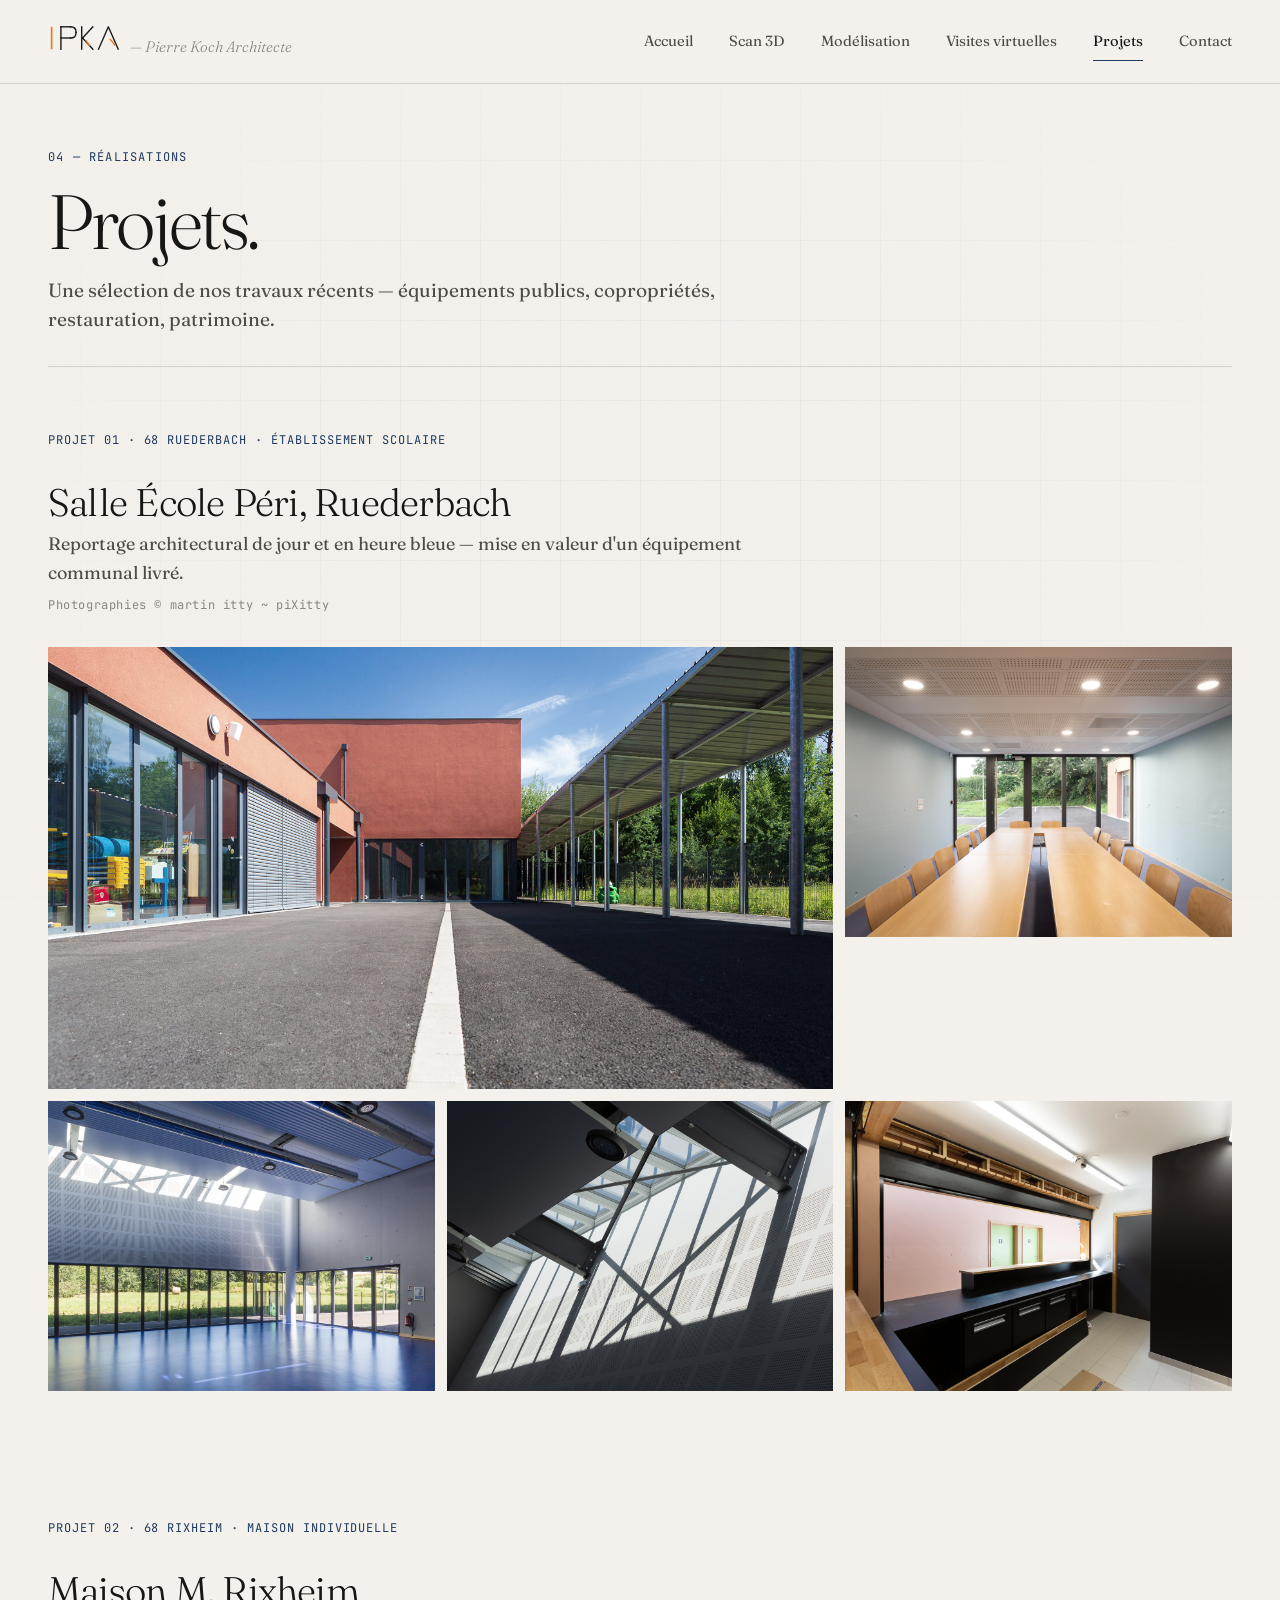
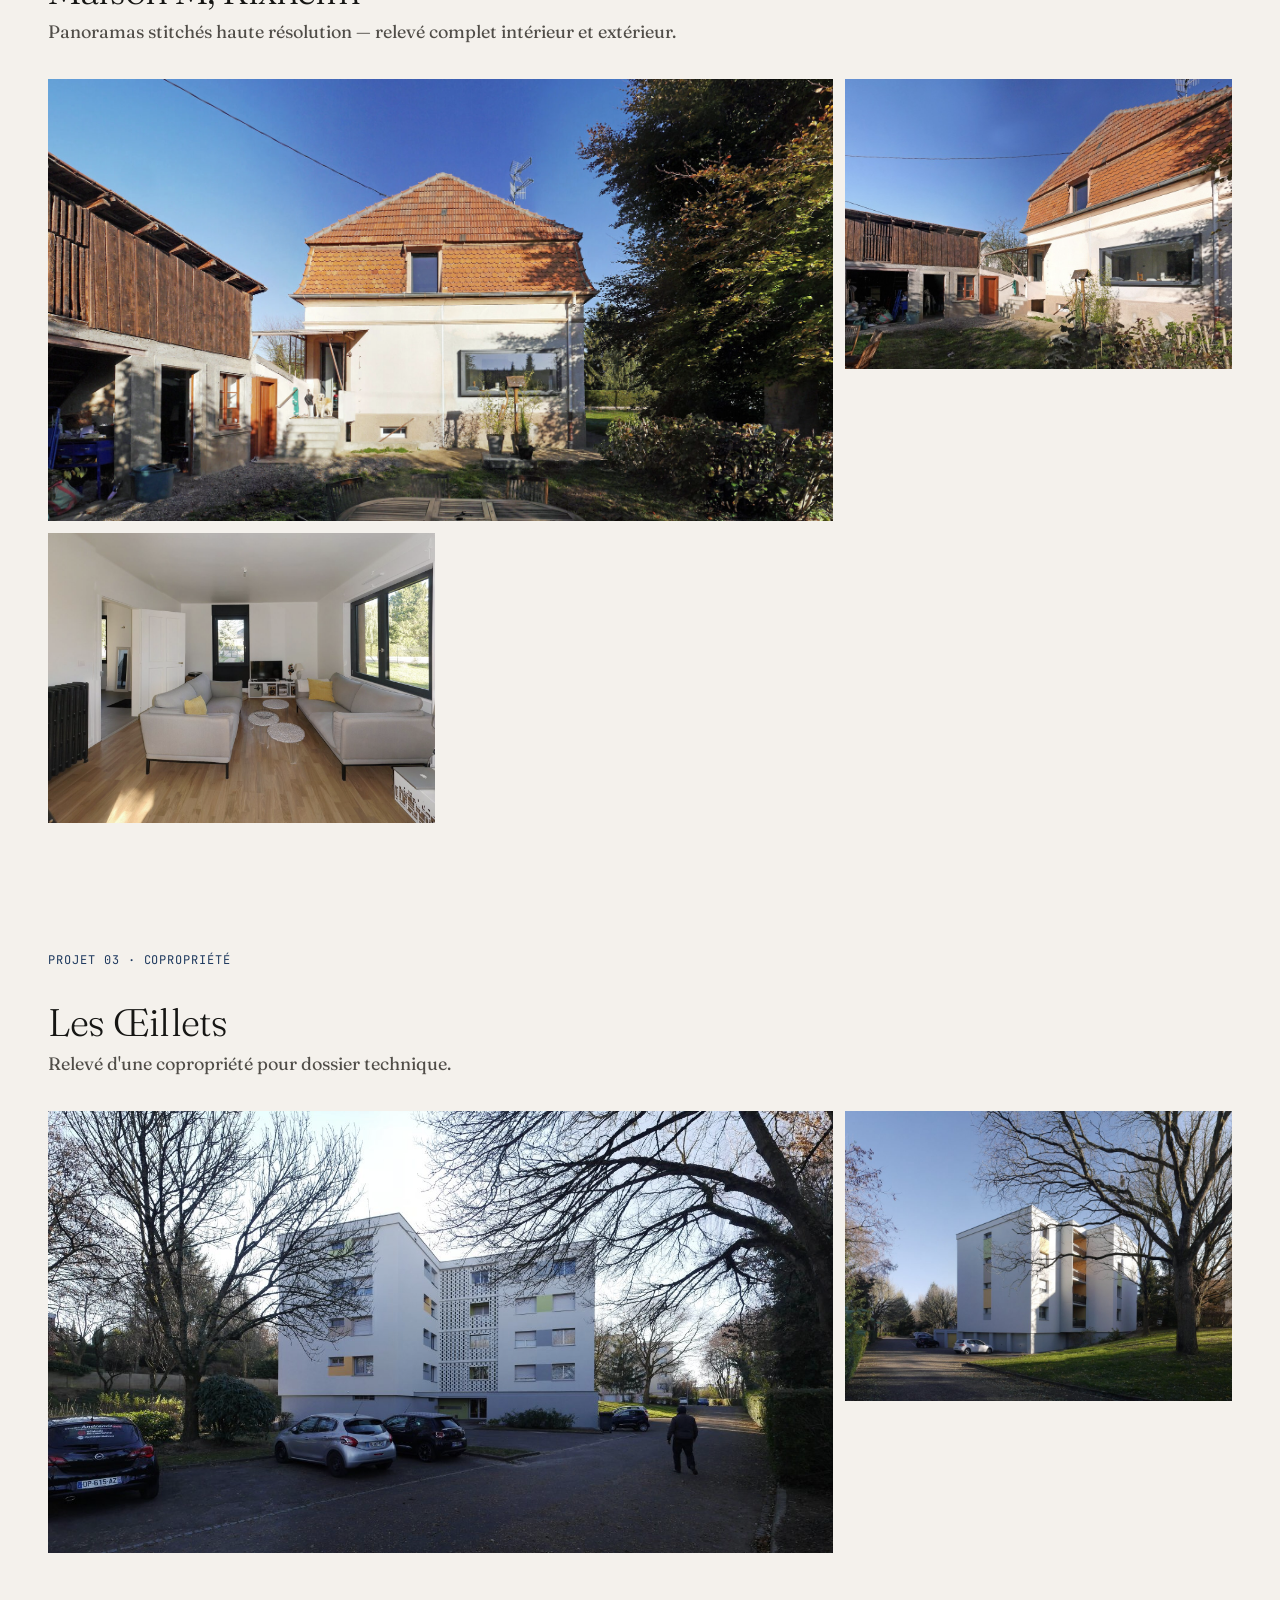
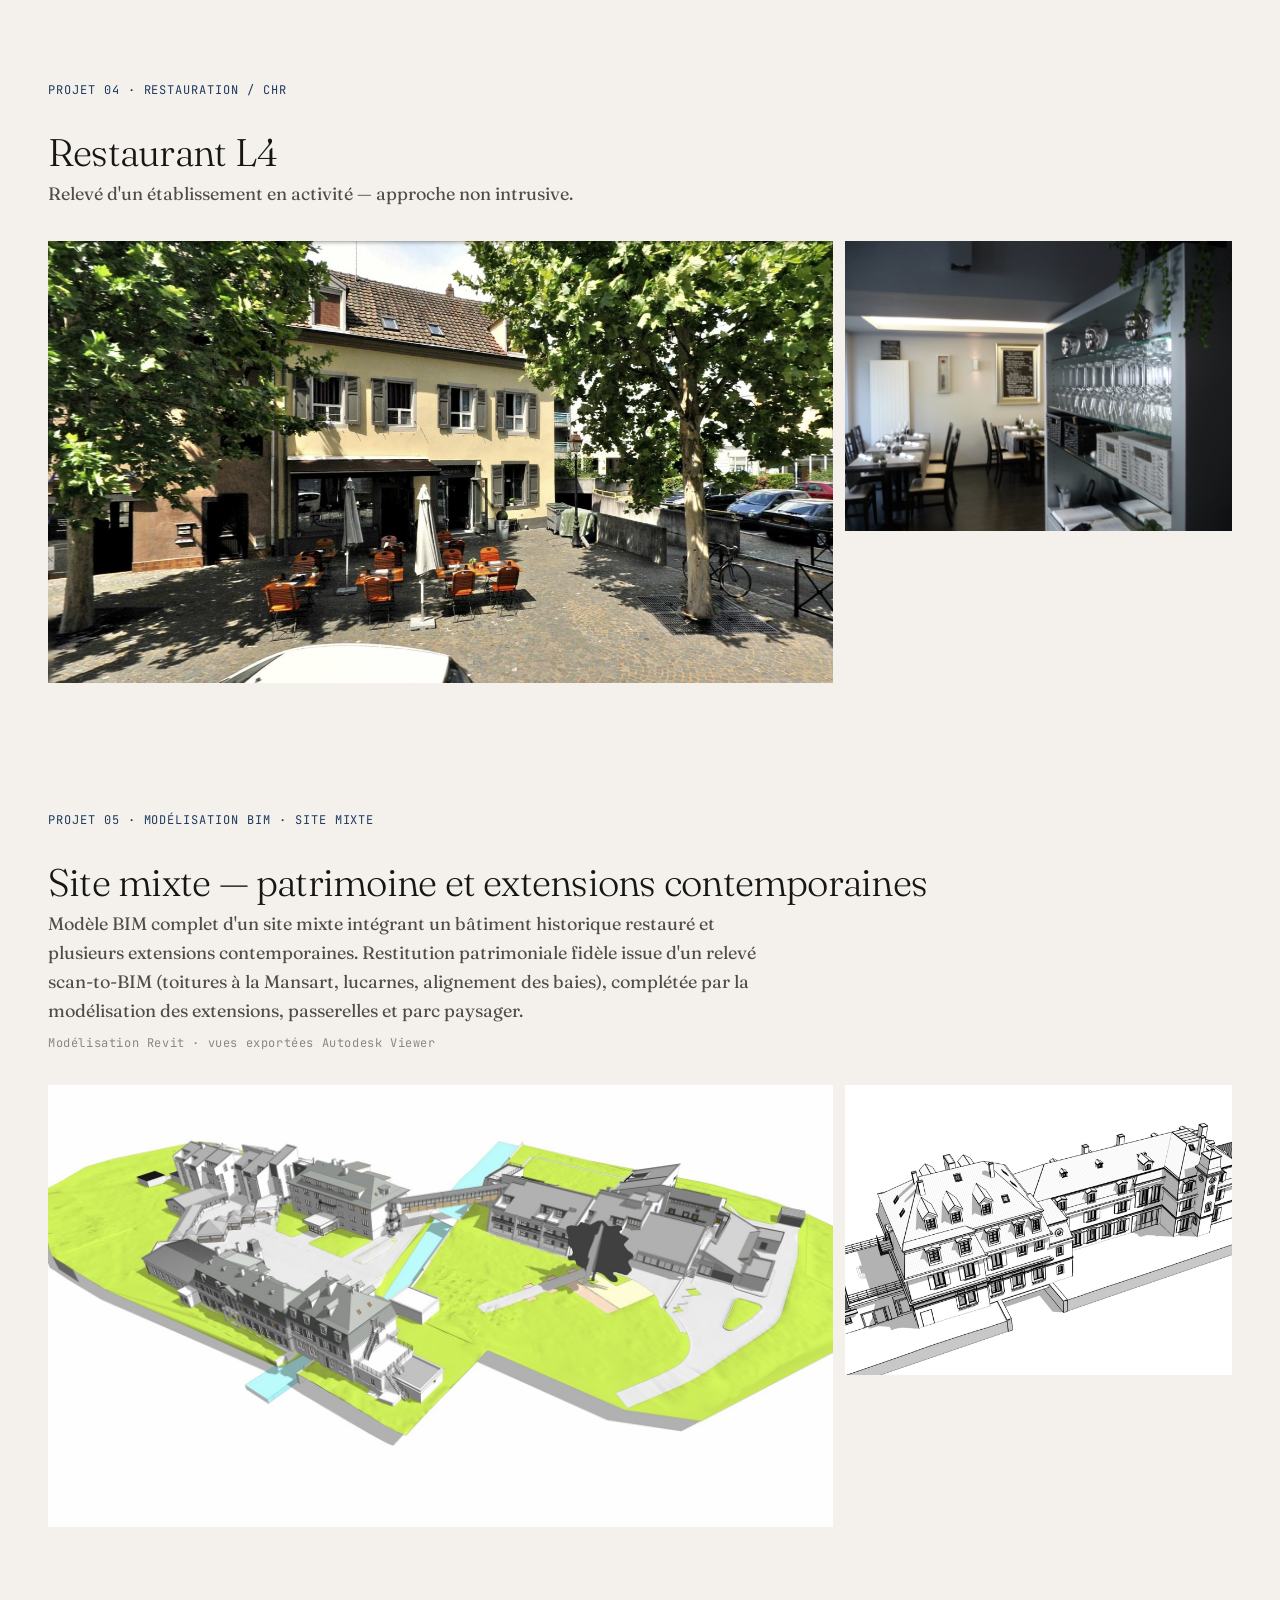
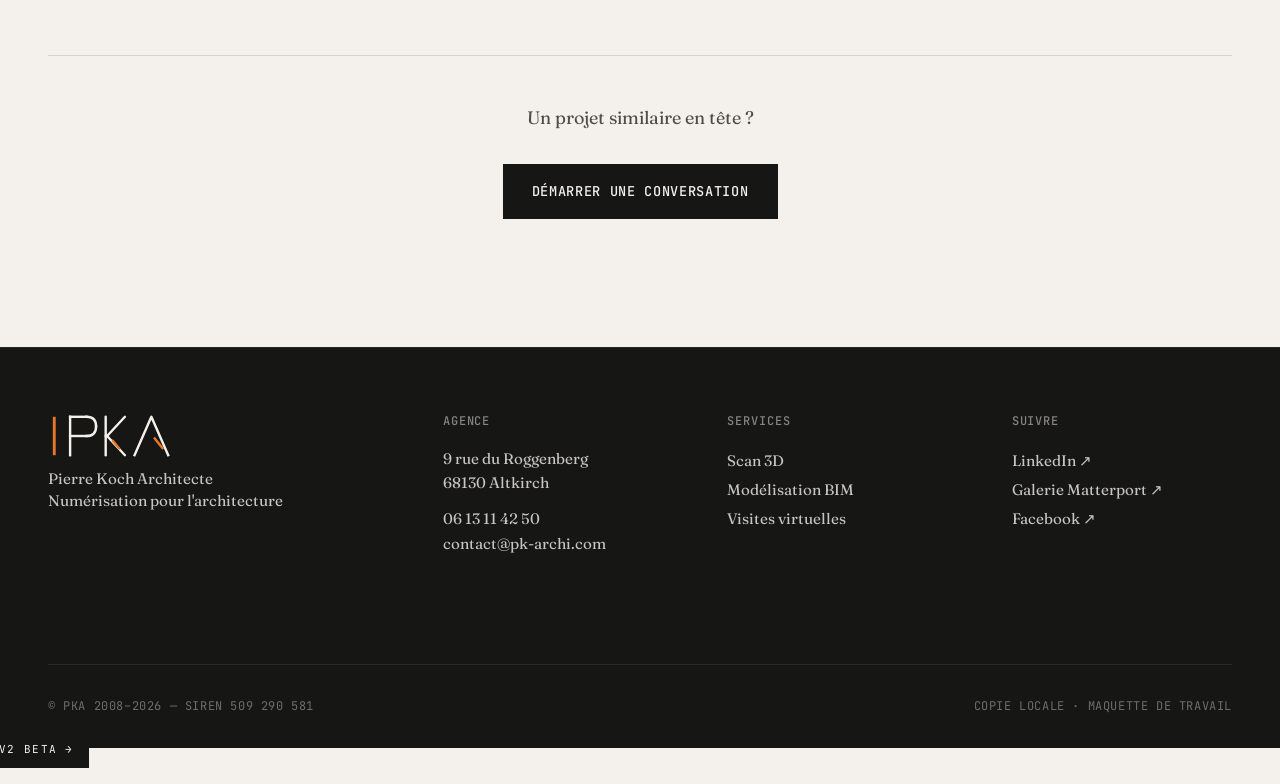
<file: projets.html>
<!DOCTYPE html>
<html lang="fr">
<head>
<meta charset="UTF-8">
<meta name="viewport" content="width=device-width, initial-scale=1.0">
<meta name="description" content="Sélection de projets PKA : scan 3D, modélisation BIM et visites virtuelles pour établissements publics, commerces et patrimoine.">
<title>Projets — PKA Pierre Koch Architecte</title>
<link rel="preconnect" href="https://fonts.googleapis.com">
<link rel="preconnect" href="https://fonts.gstatic.com" crossorigin>
<link href="https://fonts.googleapis.com/css2?family=Fraunces:opsz,wght@9..144,300;9..144,400;9..144,500;9..144,600&family=JetBrains+Mono:wght@400;500&display=swap" rel="stylesheet">
<link rel="stylesheet" href="style.css">
<link rel="icon" type="image/svg+xml" href="images/logo/pka-icon.svg">
<link rel="icon" type="image/png" sizes="32x32" href="favicon-32.png">
<link rel="icon" type="image/png" sizes="16x16" href="favicon-16.png">
<link rel="apple-touch-icon" sizes="180x180" href="apple-touch-icon.png">
<link rel="shortcut icon" href="favicon.ico">
</head>
<body>

<div class="bg-grid" aria-hidden="true"></div>
<div class="bg-noise" aria-hidden="true"></div>

<header class="nav">
  <a href="index.html" class="nav__logo">
    <img src="images/logo/pka-logo.svg" alt="PKA" class="nav__logo-img" width="80" height="31">
    <span class="nav__logo-tag">— Pierre Koch Architecte</span>
  </a>
  <nav class="nav__links">
    <a href="index.html">Accueil</a>
    <a href="scan-3d.html">Scan 3D</a>
    <a href="modelisation.html">Modélisation</a>
    <a href="visites-virtuelles.html">Visites virtuelles</a>
    <a href="projets.html" class="active">Projets</a>
    <a href="contact.html">Contact</a>
  </nav>
  <button class="nav__burger" aria-label="Menu"><span></span><span></span><span></span></button>
</header>

<main class="page">
  <header class="page__header">
    <div class="page__eyebrow">04 — Réalisations</div>
    <h1 class="page__title">Projets.</h1>
    <p class="page__lead">
      Une sélection de nos travaux récents — équipements publics,
      copropriétés, restauration, patrimoine.
    </p>
  </header>

  <article class="project-section">
    <span class="meta">Projet 01 · 68 Ruederbach · Établissement scolaire</span>
    <h2>Salle École Péri, Ruederbach</h2>
    <p style="color: var(--ink-soft); max-width: 60ch; margin-bottom: 2rem;">
      Reportage architectural de jour et en heure bleue — mise en valeur
      d'un équipement communal livré.
      <span style="display: block; margin-top: 0.5rem; font-family: var(--mono); font-size: 0.75rem; color: var(--ink-mute); letter-spacing: 0.05em;">Photographies © martin itty ~ piXitty</span>
    </p>
    <div class="gallery">
      <img src="images/ruederbach-1.jpg" alt="Salle École Péri Ruederbach — vue 1" class="span-2" loading="lazy">
      <img src="images/ruederbach-2.jpg" alt="Salle École Péri Ruederbach — vue 2" loading="lazy">
      <img src="images/ruederbach-3.jpg" alt="Salle École Péri Ruederbach — vue 3" loading="lazy">
      <img src="images/ruederbach-4.jpg" alt="Salle École Péri Ruederbach — vue 4" loading="lazy">
      <img src="images/ruederbach-5.jpg" alt="Salle École Péri Ruederbach — vue 5" loading="lazy">
    </div>
  </article>

  <article class="project-section">
    <span class="meta">Projet 02 · 68 Rixheim · Maison individuelle</span>
    <h2>Maison M, Rixheim</h2>
    <p style="color: var(--ink-soft); max-width: 60ch; margin-bottom: 2rem;">
      Panoramas stitchés haute résolution — relevé complet intérieur
      et extérieur.
    </p>
    <div class="gallery">
      <img src="images/rixheim-1.jpg" alt="Maison M Rixheim — panorama 1" class="span-2" loading="lazy">
      <img src="images/rixheim-2.jpg" alt="Maison M Rixheim — panorama 2" loading="lazy">
      <img src="images/rixheim-3.jpg" alt="Maison M Rixheim — panorama 3" loading="lazy">
    </div>
  </article>

  <article class="project-section">
    <span class="meta">Projet 03 · Copropriété</span>
    <h2>Les Œillets</h2>
    <p style="color: var(--ink-soft); max-width: 60ch; margin-bottom: 2rem;">
      Relevé d'une copropriété pour dossier technique.
    </p>
    <div class="gallery">
      <img src="images/oeillets-1.jpg" alt="Les Œillets — vue extérieure 1" class="span-2" loading="lazy">
      <img src="images/oeillets-2.jpg" alt="Les Œillets — vue extérieure 2" loading="lazy">
    </div>
  </article>

  <article class="project-section">
    <span class="meta">Projet 04 · Restauration / CHR</span>
    <h2>Restaurant L4</h2>
    <p style="color: var(--ink-soft); max-width: 60ch; margin-bottom: 2rem;">
      Relevé d'un établissement en activité — approche non intrusive.
    </p>
    <div class="gallery">
      <img src="images/restaurant-l4.jpg" alt="Restaurant L4 — vue 1" class="span-2" loading="lazy">
      <img src="images/restaurant-l4-2.jpg" alt="Restaurant L4 — vue 2" loading="lazy">
    </div>
  </article>

  <article class="project-section">
    <span class="meta">Projet 05 · Modélisation BIM · Site mixte</span>
    <h2>Site mixte — patrimoine et extensions contemporaines</h2>
    <p style="color: var(--ink-soft); max-width: 60ch; margin-bottom: 2rem;">
      Modèle BIM complet d'un site mixte intégrant un bâtiment historique
      restauré et plusieurs extensions contemporaines. Restitution
      patrimoniale fidèle issue d'un relevé scan-to-BIM (toitures à la
      Mansart, lucarnes, alignement des baies), complétée par la
      modélisation des extensions, passerelles et parc paysager.
      <span style="display: block; margin-top: 0.5rem; font-family: var(--mono); font-size: 0.75rem; color: var(--ink-mute); letter-spacing: 0.05em;">Modélisation Revit · vues exportées Autodesk Viewer</span>
    </p>
    <div class="gallery">
      <img src="images/bim-modelisation-1.jpg" alt="Vue d'ensemble du site modélisé : grand bâtiment historique central avec toiture à la Mansart, plusieurs extensions contemporaines reliées par passerelles, parc paysager avec cours d'eau et arbre, terrasses et cours intérieures." class="span-2" loading="lazy">
      <img src="images/bim-modelisation-2.jpg" alt="Zoom façade du bâtiment historique : trois niveaux de baies alignées, lucarnes en toiture, mansardes, tour-pavillon et balcons en fer forgé. Restitution scan-to-BIM précise des moulures et alignements." loading="lazy">
    </div>
  </article>

  <div style="margin-top: 5rem; padding-top: 3rem; border-top: 1px solid var(--line); text-align: center;">
    <p style="color: var(--ink-soft); margin-bottom: 2rem;">
      Un projet similaire en tête ?
    </p>
    <a href="contact.html" class="btn btn--primary">Démarrer une conversation</a>
  </div>
</main>

<footer class="footer">
  <div class="footer__col">
    <img src="images/logo/pka-logo-inverse.svg" alt="PKA — Pierre Koch Architecte" class="footer__logo-img" width="140" height="54">
    <p class="footer__tag">Pierre Koch Architecte<br>Numérisation pour l'architecture</p>
  </div>
  <div class="footer__col">
    <h4>Agence</h4>
    <p>9 rue du Roggenberg<br>68130 Altkirch</p>
    <p>06 13 11 42 50<br>contact@pk-archi.com</p>
  </div>
  <div class="footer__col">
    <h4>Services</h4>
    <a href="scan-3d.html">Scan 3D</a>
    <a href="modelisation.html">Modélisation BIM</a>
    <a href="visites-virtuelles.html">Visites virtuelles</a>
  </div>
  <div class="footer__col">
    <h4>Suivre</h4>
    <a href="https://www.linkedin.com/company/pierre-koch-architecte/" target="_blank" rel="noopener">LinkedIn ↗</a>
    <a href="https://matterport.com/discover/account/7345yx9ycRM/" target="_blank" rel="noopener">Galerie Matterport ↗</a>
    <a href="https://www.facebook.com/PierreKochArchitecte/" target="_blank" rel="noopener">Facebook ↗</a>
  </div>
  <div class="footer__bottom">
    <span>© PKA 2008–2026 — SIREN 509 290 581</span>
    <span>Copie locale · Maquette de travail</span>
  </div>
</footer>

<script src="script.js"></script>
</body>
</html>
</file>
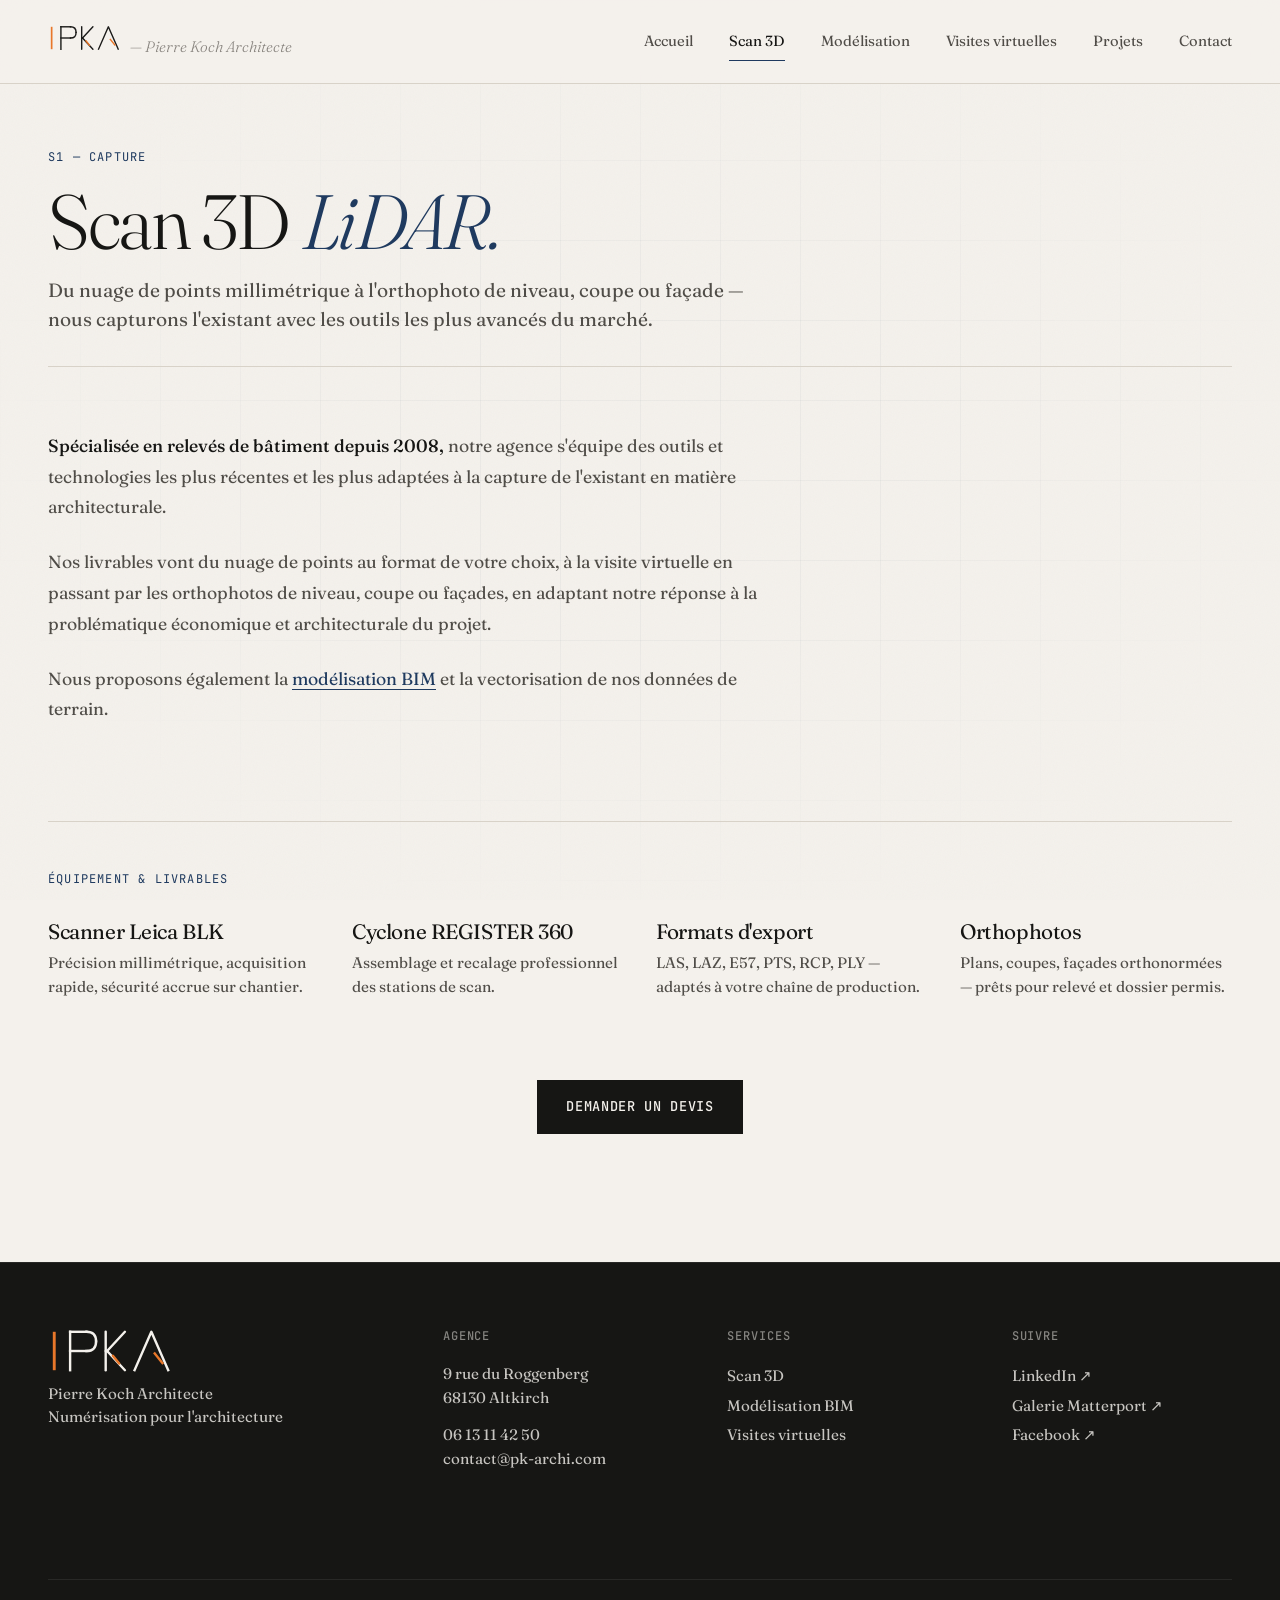
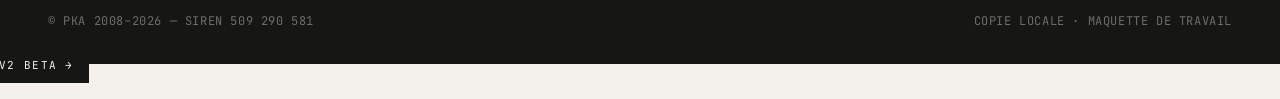
<file: scan-3d.html>
<!DOCTYPE html>
<html lang="fr">
<head>
<meta charset="UTF-8">
<meta name="viewport" content="width=device-width, initial-scale=1.0">
<meta name="description" content="Scan 3D LiDAR Leica BLK — relevés précis pour architecture, patrimoine et immobilier en Alsace.">
<title>Scan 3D LiDAR — PKA Pierre Koch Architecte</title>
<link rel="preconnect" href="https://fonts.googleapis.com">
<link rel="preconnect" href="https://fonts.gstatic.com" crossorigin>
<link href="https://fonts.googleapis.com/css2?family=Fraunces:opsz,wght@9..144,300;9..144,400;9..144,500;9..144,600&family=JetBrains+Mono:wght@400;500&display=swap" rel="stylesheet">
<link rel="stylesheet" href="style.css">
<link rel="icon" type="image/svg+xml" href="images/logo/pka-icon.svg">
<link rel="icon" type="image/png" sizes="32x32" href="favicon-32.png">
<link rel="icon" type="image/png" sizes="16x16" href="favicon-16.png">
<link rel="apple-touch-icon" sizes="180x180" href="apple-touch-icon.png">
<link rel="shortcut icon" href="favicon.ico">
</head>
<body>

<div class="bg-grid" aria-hidden="true"></div>
<div class="bg-noise" aria-hidden="true"></div>

<header class="nav">
  <a href="index.html" class="nav__logo">
    <img src="images/logo/pka-logo.svg" alt="PKA" class="nav__logo-img" width="80" height="31">
    <span class="nav__logo-tag">— Pierre Koch Architecte</span>
  </a>
  <nav class="nav__links">
    <a href="index.html">Accueil</a>
    <a href="scan-3d.html" class="active">Scan 3D</a>
    <a href="modelisation.html">Modélisation</a>
    <a href="visites-virtuelles.html">Visites virtuelles</a>
    <a href="projets.html">Projets</a>
    <a href="contact.html">Contact</a>
  </nav>
  <button class="nav__burger" aria-label="Menu">
    <span></span><span></span><span></span>
  </button>
</header>

<main class="page">
  <header class="page__header">
    <div class="page__eyebrow">S1 — Capture</div>
    <h1 class="page__title">Scan 3D <em>LiDAR.</em></h1>
    <p class="page__lead">
      Du nuage de points millimétrique à l'orthophoto de niveau,
      coupe ou façade — nous capturons l'existant avec les outils
      les plus avancés du marché.
    </p>
  </header>

  <div class="prose">
    <p>
      <strong>Spécialisée en relevés de bâtiment depuis 2008,</strong>
      notre agence s'équipe des outils et technologies les plus récentes
      et les plus adaptées à la capture de l'existant en matière
      architecturale.
    </p>
    <p>
      Nos livrables vont du nuage de points au format de votre choix, à la
      visite virtuelle en passant par les orthophotos de niveau, coupe ou
      façades, en adaptant notre réponse à la problématique économique
      et architecturale du projet.
    </p>
    <p>
      Nous proposons également la <a href="modelisation.html">modélisation BIM</a>
      et la vectorisation de nos données de terrain.
    </p>
  </div>

  <section style="margin-top: 6rem; padding-top: 3rem; border-top: 1px solid var(--line);">
    <div class="page__eyebrow" style="margin-bottom: 2rem;">Équipement & livrables</div>
    <div style="display: grid; grid-template-columns: repeat(auto-fit, minmax(240px, 1fr)); gap: 2rem;">
      <div>
        <h3 style="font-weight: 400; margin-bottom: 0.5rem; font-size: 1.3rem;">Scanner Leica BLK</h3>
        <p style="color: var(--ink-soft); font-size: 0.95rem;">Précision millimétrique, acquisition rapide, sécurité accrue sur chantier.</p>
      </div>
      <div>
        <h3 style="font-weight: 400; margin-bottom: 0.5rem; font-size: 1.3rem;">Cyclone REGISTER 360</h3>
        <p style="color: var(--ink-soft); font-size: 0.95rem;">Assemblage et recalage professionnel des stations de scan.</p>
      </div>
      <div>
        <h3 style="font-weight: 400; margin-bottom: 0.5rem; font-size: 1.3rem;">Formats d'export</h3>
        <p style="color: var(--ink-soft); font-size: 0.95rem;">LAS, LAZ, E57, PTS, RCP, PLY — adaptés à votre chaîne de production.</p>
      </div>
      <div>
        <h3 style="font-weight: 400; margin-bottom: 0.5rem; font-size: 1.3rem;">Orthophotos</h3>
        <p style="color: var(--ink-soft); font-size: 0.95rem;">Plans, coupes, façades orthonormées — prêts pour relevé et dossier permis.</p>
      </div>
    </div>
  </section>

  <div style="margin-top: 5rem; text-align: center;">
    <a href="contact.html" class="btn btn--primary">Demander un devis</a>
  </div>
</main>

<footer class="footer">
  <div class="footer__col">
    <img src="images/logo/pka-logo-inverse.svg" alt="PKA — Pierre Koch Architecte" class="footer__logo-img" width="140" height="54">
    <p class="footer__tag">Pierre Koch Architecte<br>Numérisation pour l'architecture</p>
  </div>
  <div class="footer__col">
    <h4>Agence</h4>
    <p>9 rue du Roggenberg<br>68130 Altkirch</p>
    <p>06 13 11 42 50<br>contact@pk-archi.com</p>
  </div>
  <div class="footer__col">
    <h4>Services</h4>
    <a href="scan-3d.html">Scan 3D</a>
    <a href="modelisation.html">Modélisation BIM</a>
    <a href="visites-virtuelles.html">Visites virtuelles</a>
  </div>
  <div class="footer__col">
    <h4>Suivre</h4>
    <a href="https://www.linkedin.com/company/pierre-koch-architecte/" target="_blank" rel="noopener">LinkedIn ↗</a>
    <a href="https://matterport.com/discover/account/7345yx9ycRM/" target="_blank" rel="noopener">Galerie Matterport ↗</a>
    <a href="https://www.facebook.com/PierreKochArchitecte/" target="_blank" rel="noopener">Facebook ↗</a>
  </div>
  <div class="footer__bottom">
    <span>© PKA 2008–2026 — SIREN 509 290 581</span>
    <span>Copie locale · Maquette de travail</span>
  </div>
</footer>

<script src="script.js"></script>
</body>
</html>
</file>
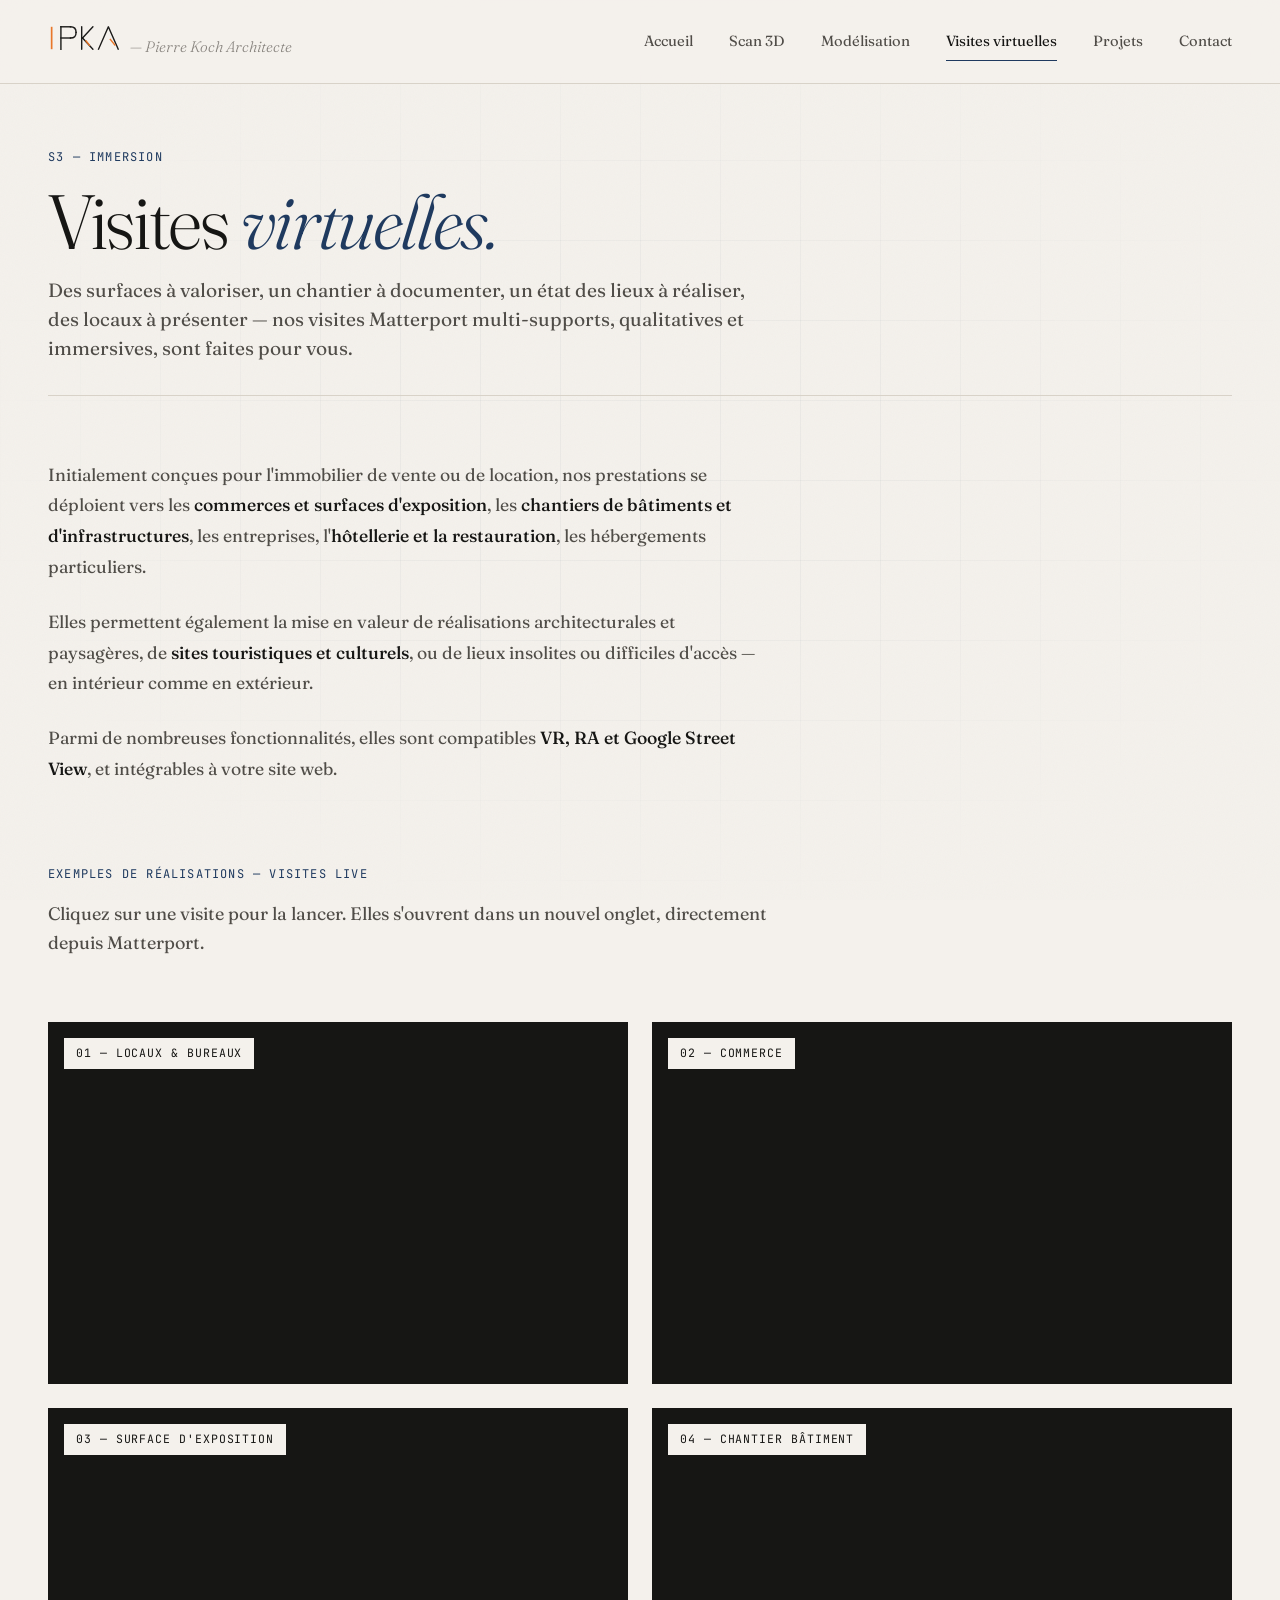
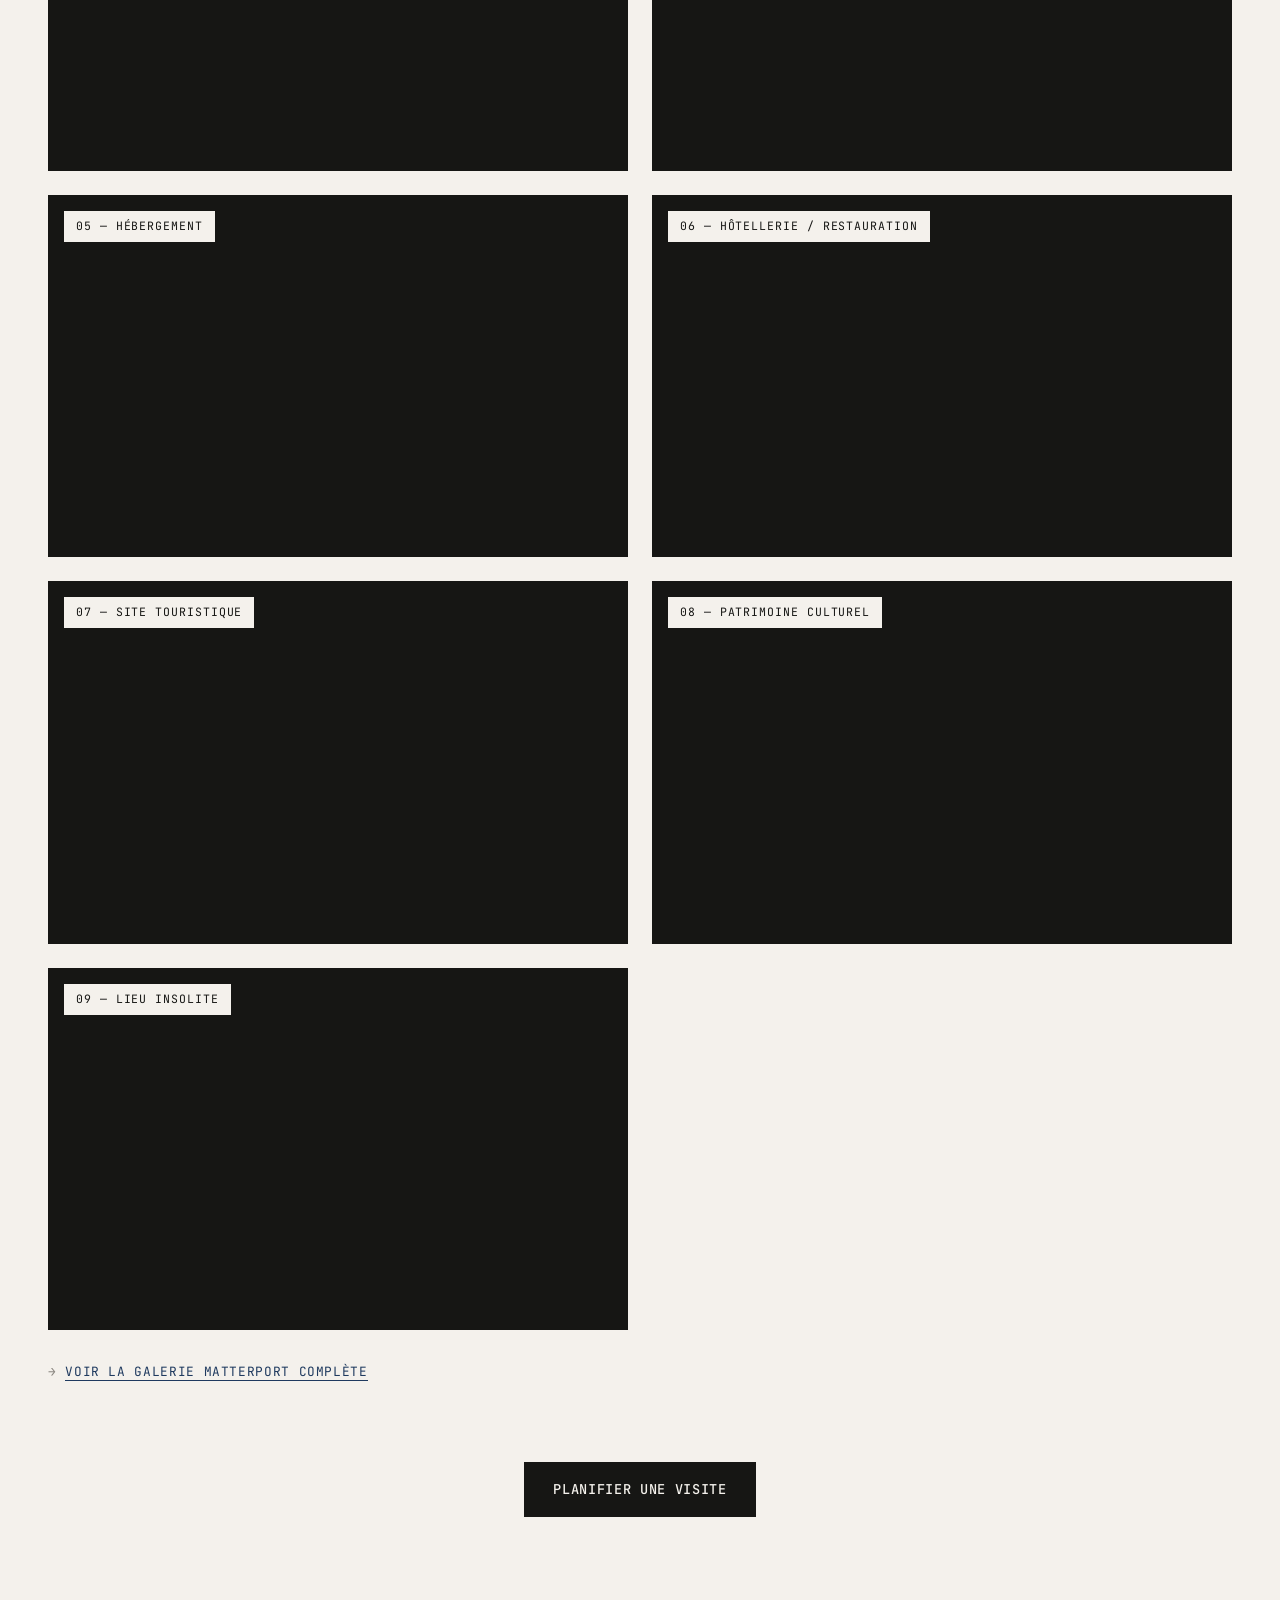
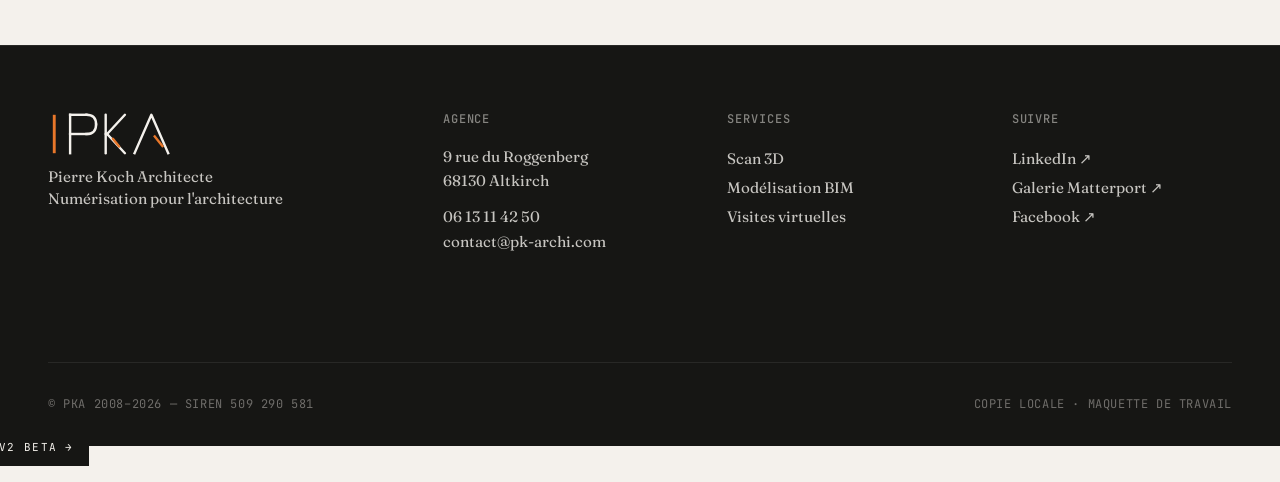
<file: visites-virtuelles.html>
<!DOCTYPE html>
<html lang="fr">
<head>
<meta charset="UTF-8">
<meta name="viewport" content="width=device-width, initial-scale=1.0">
<meta name="description" content="Visites virtuelles Matterport immersives pour immobilier, commerces, patrimoine et sites touristiques — compatibles VR et Google Street View.">
<title>Visites virtuelles Matterport — PKA</title>
<link rel="preconnect" href="https://fonts.googleapis.com">
<link rel="preconnect" href="https://fonts.gstatic.com" crossorigin>
<link href="https://fonts.googleapis.com/css2?family=Fraunces:opsz,wght@9..144,300;9..144,400;9..144,500;9..144,600&family=JetBrains+Mono:wght@400;500&display=swap" rel="stylesheet">
<link rel="stylesheet" href="style.css">
<link rel="icon" type="image/svg+xml" href="images/logo/pka-icon.svg">
<link rel="icon" type="image/png" sizes="32x32" href="favicon-32.png">
<link rel="icon" type="image/png" sizes="16x16" href="favicon-16.png">
<link rel="apple-touch-icon" sizes="180x180" href="apple-touch-icon.png">
<link rel="shortcut icon" href="favicon.ico">
</head>
<body>

<div class="bg-grid" aria-hidden="true"></div>
<div class="bg-noise" aria-hidden="true"></div>

<header class="nav">
  <a href="index.html" class="nav__logo">
    <img src="images/logo/pka-logo.svg" alt="PKA" class="nav__logo-img" width="80" height="31">
    <span class="nav__logo-tag">— Pierre Koch Architecte</span>
  </a>
  <nav class="nav__links">
    <a href="index.html">Accueil</a>
    <a href="scan-3d.html">Scan 3D</a>
    <a href="modelisation.html">Modélisation</a>
    <a href="visites-virtuelles.html" class="active">Visites virtuelles</a>
    <a href="projets.html">Projets</a>
    <a href="contact.html">Contact</a>
  </nav>
  <button class="nav__burger" aria-label="Menu"><span></span><span></span><span></span></button>
</header>

<main class="page">
  <header class="page__header">
    <div class="page__eyebrow">S3 — Immersion</div>
    <h1 class="page__title">Visites <em>virtuelles.</em></h1>
    <p class="page__lead">
      Des surfaces à valoriser, un chantier à documenter, un état des
      lieux à réaliser, des locaux à présenter — nos visites Matterport
      multi-supports, qualitatives et immersives, sont faites pour vous.
    </p>
  </header>

  <div class="prose">
    <p>
      Initialement conçues pour l'immobilier de vente ou de location,
      nos prestations se déploient vers les <strong>commerces et surfaces
      d'exposition</strong>, les <strong>chantiers de bâtiments et
      d'infrastructures</strong>, les entreprises, l'<strong>hôtellerie et
      la restauration</strong>, les hébergements particuliers.
    </p>
    <p>
      Elles permettent également la mise en valeur de réalisations
      architecturales et paysagères, de <strong>sites touristiques et
      culturels</strong>, ou de lieux insolites ou difficiles d'accès —
      en intérieur comme en extérieur.
    </p>
    <p>
      Parmi de nombreuses fonctionnalités, elles sont compatibles
      <strong>VR, RA et Google Street View</strong>, et intégrables
      à votre site web.
    </p>
  </div>

  <section style="margin-top: 5rem;">
    <div class="page__eyebrow" style="margin-bottom: 1rem;">Exemples de réalisations — visites live</div>
    <p style="color: var(--ink-soft); margin-bottom: 2rem; max-width: 60ch;">Cliquez sur une visite pour la lancer. Elles s'ouvrent dans un nouvel onglet, directement depuis Matterport.</p>

    <div class="tours-grid">
      <a class="tour-card" href="https://my.matterport.com/show/?m=sNW16r5Jdts" target="_blank" rel="noopener" style="text-decoration:none;">
        <span class="tour-card__label">01 — Locaux & bureaux</span>
        <iframe src="https://my.matterport.com/show/?m=sNW16r5Jdts&play=0&qs=1&hr=0&ts=-1" allowfullscreen loading="lazy"></iframe>
      </a>

      <a class="tour-card" href="https://my.matterport.com/show/?m=ndrSFwcSPru" target="_blank" rel="noopener" style="text-decoration:none;">
        <span class="tour-card__label">02 — Commerce</span>
        <iframe src="https://my.matterport.com/show/?m=ndrSFwcSPru&play=0&qs=1&hr=0&ts=-1" allowfullscreen loading="lazy"></iframe>
      </a>

      <a class="tour-card" href="https://my.matterport.com/show/?m=1d5Uxjv5CYG" target="_blank" rel="noopener" style="text-decoration:none;">
        <span class="tour-card__label">03 — Surface d'exposition</span>
        <iframe src="https://my.matterport.com/show/?m=1d5Uxjv5CYG&play=0&qs=1&hr=0&ts=-1" allowfullscreen loading="lazy"></iframe>
      </a>

      <a class="tour-card" href="https://my.matterport.com/show/?m=vzAxAcBXTpt" target="_blank" rel="noopener" style="text-decoration:none;">
        <span class="tour-card__label">04 — Chantier bâtiment</span>
        <iframe src="https://my.matterport.com/show/?m=vzAxAcBXTpt&play=0&qs=1&hr=0&ts=-1" allowfullscreen loading="lazy"></iframe>
      </a>

      <a class="tour-card" href="https://my.matterport.com/show/?m=scuuXDaimZj" target="_blank" rel="noopener" style="text-decoration:none;">
        <span class="tour-card__label">05 — Hébergement</span>
        <iframe src="https://my.matterport.com/show/?m=scuuXDaimZj&play=0&qs=1&hr=0&ts=-1" allowfullscreen loading="lazy"></iframe>
      </a>

      <a class="tour-card" href="https://my.matterport.com/show/?m=fUVj1HkpRdg" target="_blank" rel="noopener" style="text-decoration:none;">
        <span class="tour-card__label">06 — Hôtellerie / Restauration</span>
        <iframe src="https://my.matterport.com/show/?m=fUVj1HkpRdg&play=0&qs=1&hr=0&ts=-1" allowfullscreen loading="lazy"></iframe>
      </a>

      <a class="tour-card" href="https://my.matterport.com/show/?m=kZh9toW7FUU" target="_blank" rel="noopener" style="text-decoration:none;">
        <span class="tour-card__label">07 — Site touristique</span>
        <iframe src="https://my.matterport.com/show/?m=kZh9toW7FUU&play=0&qs=1&hr=0&ts=-1" allowfullscreen loading="lazy"></iframe>
      </a>

      <a class="tour-card" href="https://my.matterport.com/show/?m=xtFPtzkHu7M" target="_blank" rel="noopener" style="text-decoration:none;">
        <span class="tour-card__label">08 — Patrimoine culturel</span>
        <iframe src="https://my.matterport.com/show/?m=xtFPtzkHu7M&play=0&qs=1&hr=0&ts=-1" allowfullscreen loading="lazy"></iframe>
      </a>

      <a class="tour-card" href="https://my.matterport.com/show/?m=4eik1jMDiNi" target="_blank" rel="noopener" style="text-decoration:none;">
        <span class="tour-card__label">09 — Lieu insolite</span>
        <iframe src="https://my.matterport.com/show/?m=4eik1jMDiNi&play=0&qs=1&hr=0&ts=-1" allowfullscreen loading="lazy"></iframe>
      </a>
    </div>

    <p style="margin-top: 2rem; color: var(--ink-mute); font-family: var(--mono); font-size: 0.8rem; letter-spacing: 0.05em; text-transform: uppercase;">
      → <a href="https://matterport.com/discover/account/7345yx9ycRM/" target="_blank" rel="noopener" style="color: var(--accent); border-bottom: 1px solid var(--accent);">Voir la galerie Matterport complète</a>
    </p>
  </section>

  <div style="margin-top: 5rem; text-align: center;">
    <a href="contact.html" class="btn btn--primary">Planifier une visite</a>
  </div>
</main>

<footer class="footer">
  <div class="footer__col">
    <img src="images/logo/pka-logo-inverse.svg" alt="PKA — Pierre Koch Architecte" class="footer__logo-img" width="140" height="54">
    <p class="footer__tag">Pierre Koch Architecte<br>Numérisation pour l'architecture</p>
  </div>
  <div class="footer__col">
    <h4>Agence</h4>
    <p>9 rue du Roggenberg<br>68130 Altkirch</p>
    <p>06 13 11 42 50<br>contact@pk-archi.com</p>
  </div>
  <div class="footer__col">
    <h4>Services</h4>
    <a href="scan-3d.html">Scan 3D</a>
    <a href="modelisation.html">Modélisation BIM</a>
    <a href="visites-virtuelles.html">Visites virtuelles</a>
  </div>
  <div class="footer__col">
    <h4>Suivre</h4>
    <a href="https://www.linkedin.com/company/pierre-koch-architecte/" target="_blank" rel="noopener">LinkedIn ↗</a>
    <a href="https://matterport.com/discover/account/7345yx9ycRM/" target="_blank" rel="noopener">Galerie Matterport ↗</a>
    <a href="https://www.facebook.com/PierreKochArchitecte/" target="_blank" rel="noopener">Facebook ↗</a>
  </div>
  <div class="footer__bottom">
    <span>© PKA 2008–2026 — SIREN 509 290 581</span>
    <span>Copie locale · Maquette de travail</span>
  </div>
</footer>

<script src="script.js"></script>
</body>
</html>
</file>
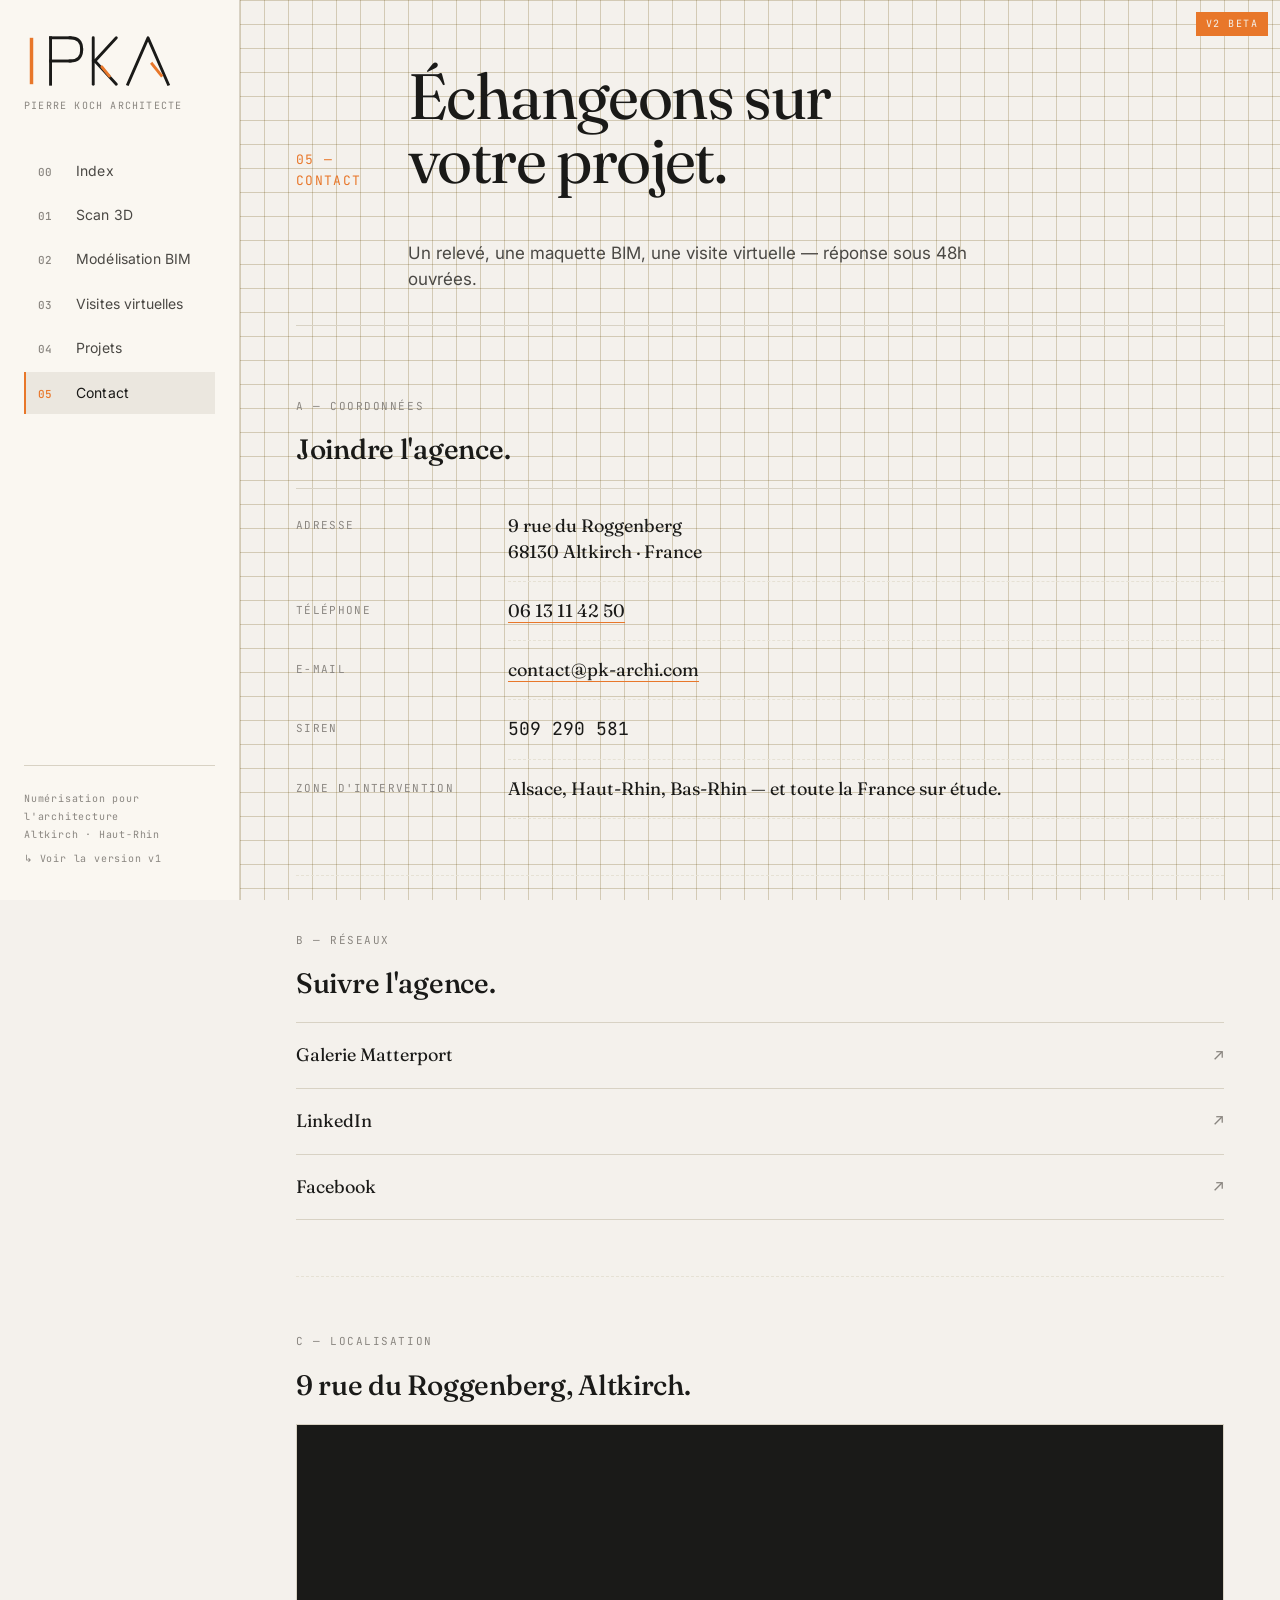
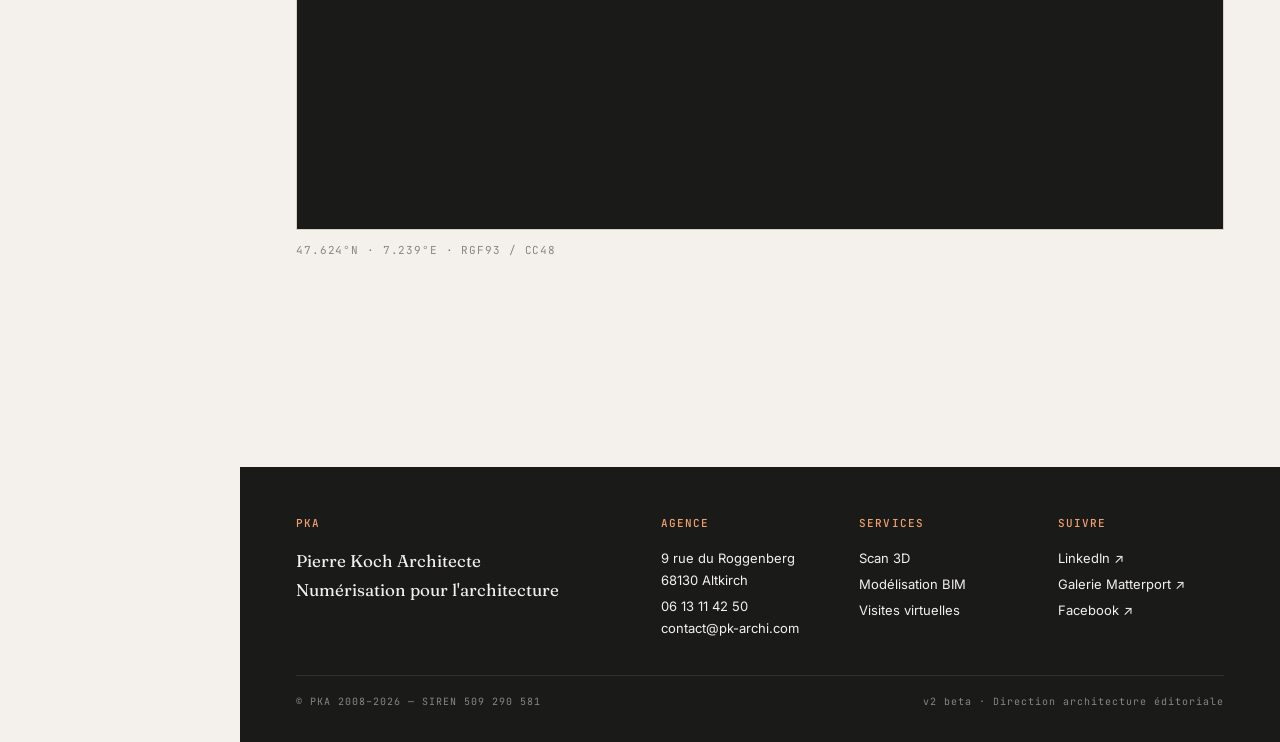
<file: v2/contact.html>
<!DOCTYPE html>
<html lang="fr">
<head>
<meta charset="UTF-8">
<meta name="viewport" content="width=device-width, initial-scale=1.0">
<meta name="description" content="Contacter PKA — Pierre Koch Architecte. 9 rue du Roggenberg, 68130 Altkirch. Relevé LiDAR et modélisation BIM en Alsace et Haut-Rhin.">
<title>Contact — PKA · v2 beta</title>
<link rel="preconnect" href="https://fonts.googleapis.com">
<link rel="preconnect" href="https://fonts.gstatic.com" crossorigin>
<link href="https://fonts.googleapis.com/css2?family=Fraunces:opsz,wght@9..144,400;9..144,500;9..144,600&family=Inter:wght@400;500;600&family=JetBrains+Mono:wght@400;500&display=swap" rel="stylesheet">
<link rel="stylesheet" href="style.css">
<link rel="icon" type="image/svg+xml" href="../images/logo/pka-icon.svg">
<link rel="icon" type="image/png" sizes="32x32" href="../favicon-32.png">
</head>
<body>

<span class="beta-tag" aria-label="Version beta">v2 beta</span>

<aside class="side-nav" aria-label="Navigation principale">
  <a href="index.html" class="side-nav__brand" aria-label="PKA Pierre Koch Architecte — accueil"><img src="../images/logo/pka-logo.svg" alt="PKA" class="side-nav__brand-img" width="150" height="58"></a>
  <div class="side-nav__brand-sub">Pierre Koch Architecte</div>
  <ul class="side-nav__list">
    <li><a href="index.html" class="side-nav__item">
      <span class="side-nav__num">00</span>
      <span class="side-nav__label">Index</span>
    </a></li>
    <li><a href="scan-3d.html" class="side-nav__item">
      <span class="side-nav__num">01</span>
      <span class="side-nav__label">Scan 3D</span>
    </a></li>
    <li><a href="modelisation.html" class="side-nav__item">
      <span class="side-nav__num">02</span>
      <span class="side-nav__label">Modélisation BIM</span>
    </a></li>
    <li><a href="visites-virtuelles.html" class="side-nav__item">
      <span class="side-nav__num">03</span>
      <span class="side-nav__label">Visites virtuelles</span>
    </a></li>
    <li><a href="projets.html" class="side-nav__item">
      <span class="side-nav__num">04</span>
      <span class="side-nav__label">Projets</span>
    </a></li>
    <li><a href="contact.html" class="side-nav__item active">
      <span class="side-nav__num">05</span>
      <span class="side-nav__label">Contact</span>
    </a></li>
  </ul>
  <div class="side-nav__footer">
    Numérisation pour l'architecture<br>
    Altkirch · Haut-Rhin
    <a href="../index.html">↳ Voir la version v1</a>
  </div>
</aside>

<main>

  <header class="section-header">
    <div class="section-num">05 — Contact</div>
    <h1 class="section-title">Échangeons sur<br>votre projet.</h1>
    <p class="section-lead">
      Un relevé, une maquette BIM, une visite virtuelle — réponse
      sous 48h ouvrées.
    </p>
  </header>

  <section class="block">
    <div class="block-label">A — Coordonnées</div>
    <h2 class="block-title">Joindre l'agence.</h2>

    <dl class="contact-list">
      <dt>Adresse</dt>
      <dd>9 rue du Roggenberg<br>68130 Altkirch · France</dd>

      <dt>Téléphone</dt>
      <dd><a href="tel:+33613114250">06 13 11 42 50</a></dd>

      <dt>E-mail</dt>
      <dd><a href="mailto:contact@pk-archi.com">contact@pk-archi.com</a></dd>

      <dt>SIREN</dt>
      <dd style="font-family: var(--mono);">509 290 581</dd>

      <dt>Zone d'intervention</dt>
      <dd>Alsace, Haut-Rhin, Bas-Rhin — et toute la France sur étude.</dd>
    </dl>
  </section>

  <section class="block">
    <div class="block-label">B — Réseaux</div>
    <h2 class="block-title">Suivre l'agence.</h2>
    <ul class="social-list">
      <li><a href="https://matterport.com/discover/account/7345yx9ycRM/" target="_blank" rel="noopener">
        <span>Galerie Matterport</span>
        <span class="social-list__arrow">↗</span>
      </a></li>
      <li><a href="https://www.linkedin.com/company/pierre-koch-architecte/" target="_blank" rel="noopener">
        <span>LinkedIn</span>
        <span class="social-list__arrow">↗</span>
      </a></li>
      <li><a href="https://www.facebook.com/PierreKochArchitecte/" target="_blank" rel="noopener">
        <span>Facebook</span>
        <span class="social-list__arrow">↗</span>
      </a></li>
    </ul>
  </section>

  <section class="block" style="border-bottom: 0;">
    <div class="block-label">C — Localisation</div>
    <h2 class="block-title">9 rue du Roggenberg, Altkirch.</h2>
    <div style="aspect-ratio: 16/7; background: var(--ink); overflow: hidden; border: 1px solid var(--line);">
      <iframe
        src="https://www.openstreetmap.org/export/embed.html?bbox=7.2325%2C47.6200%2C7.2460%2C47.6285&layer=mapnik&marker=47.624212%2C7.238567"
        style="width: 100%; height: 100%; border: 0; filter: grayscale(40%) contrast(1.05);"
        loading="lazy"
        referrerpolicy="no-referrer-when-downgrade"
        title="Localisation PKA Altkirch">
      </iframe>
    </div>
    <p style="margin-top: 12px; font-family: var(--mono); font-size: 11px; color: var(--ink-mute); letter-spacing: 0.08em;">
      47.624°N · 7.239°E · RGF93 / CC48
    </p>
  </section>

</main>

<footer class="footer">
  <div class="footer__grid">
    <div class="footer__col">
      <h4>PKA</h4>
      <p style="font-family: var(--serif); font-size: 17px;">
        Pierre Koch Architecte<br>
        Numérisation pour l'architecture
      </p>
    </div>
    <div class="footer__col">
      <h4>Agence</h4>
      <p>9 rue du Roggenberg<br>68130 Altkirch</p>
      <p>06 13 11 42 50<br>contact@pk-archi.com</p>
    </div>
    <div class="footer__col">
      <h4>Services</h4>
      <a href="scan-3d.html">Scan 3D</a>
      <a href="modelisation.html">Modélisation BIM</a>
      <a href="visites-virtuelles.html">Visites virtuelles</a>
    </div>
    <div class="footer__col">
      <h4>Suivre</h4>
      <a href="https://www.linkedin.com/company/pierre-koch-architecte/" target="_blank" rel="noopener">LinkedIn ↗</a>
      <a href="https://matterport.com/discover/account/7345yx9ycRM/" target="_blank" rel="noopener">Galerie Matterport ↗</a>
      <a href="https://www.facebook.com/PierreKochArchitecte/" target="_blank" rel="noopener">Facebook ↗</a>
    </div>
  </div>
  <div class="footer__bottom">
    <span>© PKA 2008–2026 — SIREN 509 290 581</span>
    <span>v2 beta · Direction architecture éditoriale</span>
  </div>
</footer>

</body>
</html>
</file>
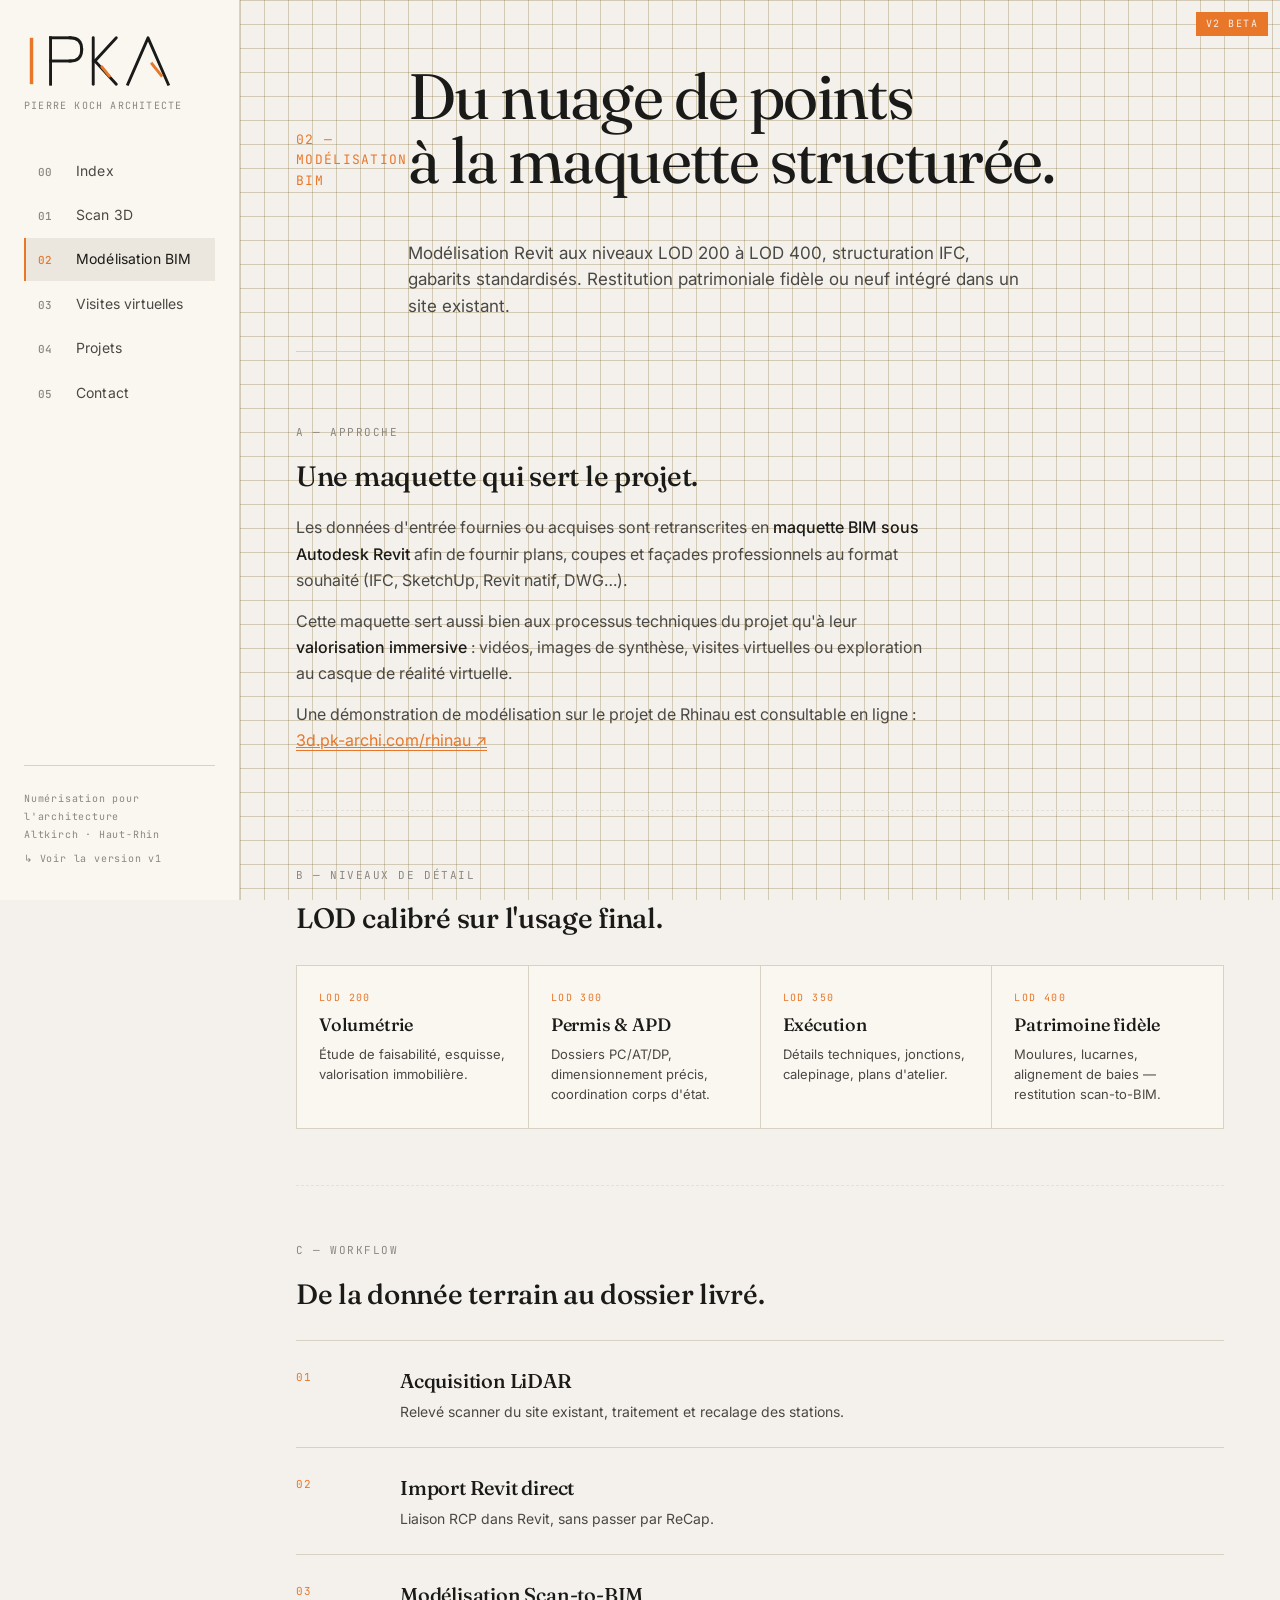
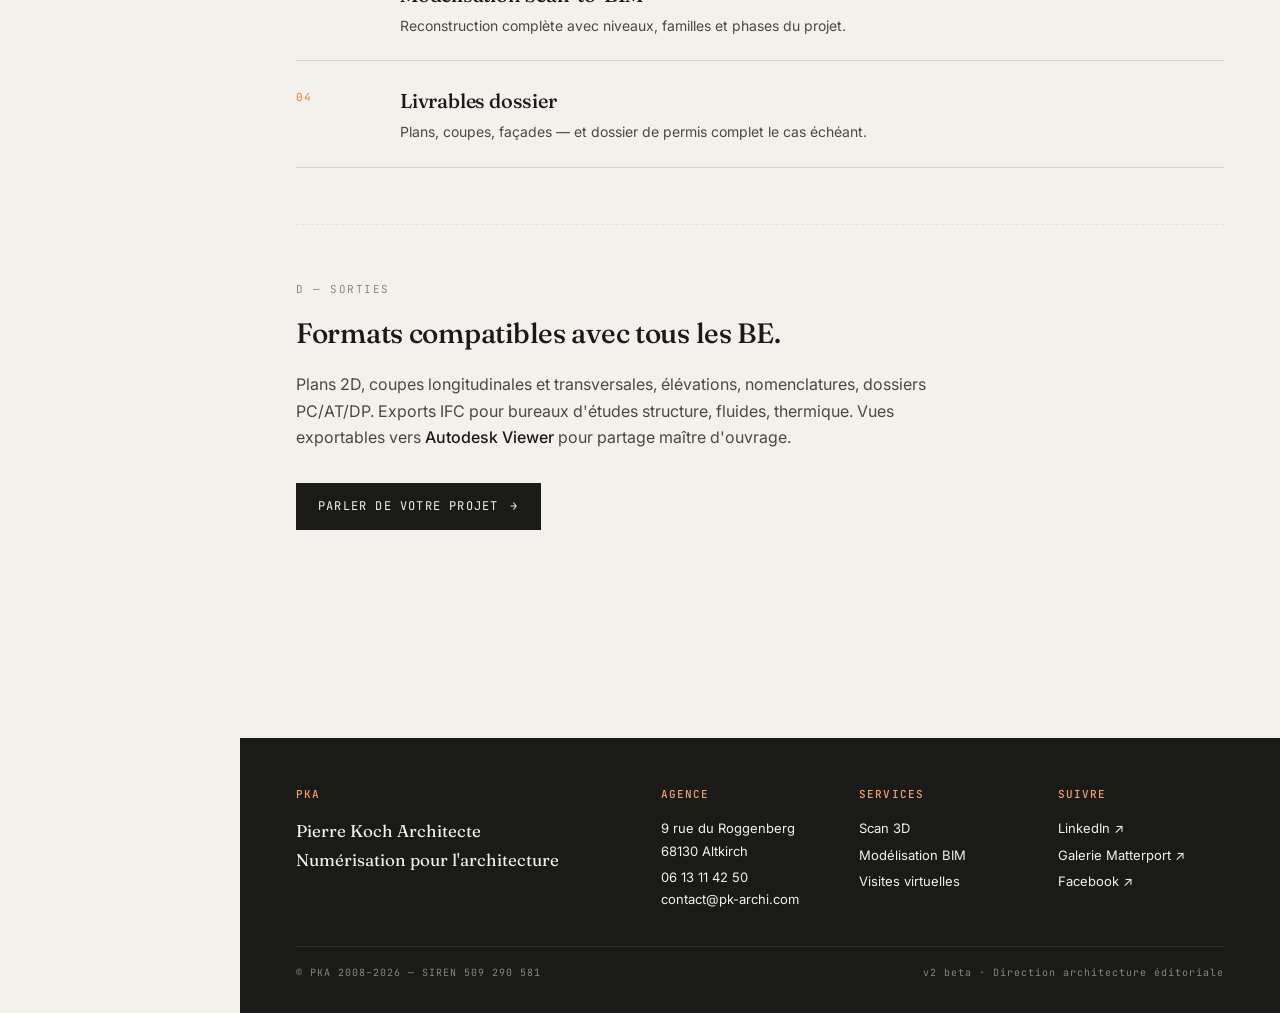
<file: v2/modelisation.html>
<!DOCTYPE html>
<html lang="fr">
<head>
<meta charset="UTF-8">
<meta name="viewport" content="width=device-width, initial-scale=1.0">
<meta name="description" content="Modélisation BIM Revit — du nuage de points à la maquette structurée. LOD 200 à 400, exports IFC, dossiers PC/AT/DP.">
<title>Modélisation BIM — PKA · v2 beta</title>
<link rel="preconnect" href="https://fonts.googleapis.com">
<link rel="preconnect" href="https://fonts.gstatic.com" crossorigin>
<link href="https://fonts.googleapis.com/css2?family=Fraunces:opsz,wght@9..144,400;9..144,500;9..144,600&family=Inter:wght@400;500;600&family=JetBrains+Mono:wght@400;500&display=swap" rel="stylesheet">
<link rel="stylesheet" href="style.css">
<link rel="icon" type="image/svg+xml" href="../images/logo/pka-icon.svg">
<link rel="icon" type="image/png" sizes="32x32" href="../favicon-32.png">
</head>
<body>

<span class="beta-tag" aria-label="Version beta">v2 beta</span>

<aside class="side-nav" aria-label="Navigation principale">
  <a href="index.html" class="side-nav__brand" aria-label="PKA Pierre Koch Architecte — accueil"><img src="../images/logo/pka-logo.svg" alt="PKA" class="side-nav__brand-img" width="150" height="58"></a>
  <div class="side-nav__brand-sub">Pierre Koch Architecte</div>
  <ul class="side-nav__list">
    <li><a href="index.html" class="side-nav__item">
      <span class="side-nav__num">00</span>
      <span class="side-nav__label">Index</span>
    </a></li>
    <li><a href="scan-3d.html" class="side-nav__item">
      <span class="side-nav__num">01</span>
      <span class="side-nav__label">Scan 3D</span>
    </a></li>
    <li><a href="modelisation.html" class="side-nav__item active">
      <span class="side-nav__num">02</span>
      <span class="side-nav__label">Modélisation BIM</span>
    </a></li>
    <li><a href="visites-virtuelles.html" class="side-nav__item">
      <span class="side-nav__num">03</span>
      <span class="side-nav__label">Visites virtuelles</span>
    </a></li>
    <li><a href="projets.html" class="side-nav__item">
      <span class="side-nav__num">04</span>
      <span class="side-nav__label">Projets</span>
    </a></li>
    <li><a href="contact.html" class="side-nav__item">
      <span class="side-nav__num">05</span>
      <span class="side-nav__label">Contact</span>
    </a></li>
  </ul>
  <div class="side-nav__footer">
    Numérisation pour l'architecture<br>
    Altkirch · Haut-Rhin
    <a href="../index.html">↳ Voir la version v1</a>
  </div>
</aside>

<main>

  <header class="section-header">
    <div class="section-num">02 — Modélisation BIM</div>
    <h1 class="section-title">Du nuage de points<br>à la maquette structurée.</h1>
    <p class="section-lead">
      Modélisation Revit aux niveaux LOD 200 à LOD 400, structuration IFC,
      gabarits standardisés. Restitution patrimoniale fidèle ou neuf
      intégré dans un site existant.
    </p>
  </header>

  <section class="block">
    <div class="block-label">A — Approche</div>
    <h2 class="block-title">Une maquette qui sert le projet.</h2>
    <div class="block-text">
      <p>
        Les données d'entrée fournies ou acquises sont retranscrites en
        <strong>maquette BIM sous Autodesk Revit</strong> afin de fournir
        plans, coupes et façades professionnels au format souhaité
        (IFC, SketchUp, Revit natif, DWG…).
      </p>
      <p>
        Cette maquette sert aussi bien aux processus techniques du projet
        qu'à leur <strong>valorisation immersive</strong> : vidéos, images
        de synthèse, visites virtuelles ou exploration au casque de
        réalité virtuelle.
      </p>
      <p>
        Une démonstration de modélisation sur le projet de Rhinau est
        consultable en ligne :
        <a href="http://3d.pk-archi.com/rhinau/" target="_blank" rel="noopener" style="color: var(--orange); border-bottom: 1px solid var(--orange);">3d.pk-archi.com/rhinau ↗</a>
      </p>
    </div>
  </section>

  <section class="block">
    <div class="block-label">B — Niveaux de détail</div>
    <h2 class="block-title">LOD calibré sur l'usage final.</h2>
    <div class="spec-grid">
      <div class="spec-card">
        <div class="spec-card__label">LOD 200</div>
        <div class="spec-card__title">Volumétrie</div>
        <p class="spec-card__desc">Étude de faisabilité, esquisse, valorisation immobilière.</p>
      </div>
      <div class="spec-card">
        <div class="spec-card__label">LOD 300</div>
        <div class="spec-card__title">Permis &amp; APD</div>
        <p class="spec-card__desc">Dossiers PC/AT/DP, dimensionnement précis, coordination corps d'état.</p>
      </div>
      <div class="spec-card">
        <div class="spec-card__label">LOD 350</div>
        <div class="spec-card__title">Exécution</div>
        <p class="spec-card__desc">Détails techniques, jonctions, calepinage, plans d'atelier.</p>
      </div>
      <div class="spec-card">
        <div class="spec-card__label">LOD 400</div>
        <div class="spec-card__title">Patrimoine fidèle</div>
        <p class="spec-card__desc">Moulures, lucarnes, alignement de baies — restitution scan-to-BIM.</p>
      </div>
    </div>
  </section>

  <section class="block">
    <div class="block-label">C — Workflow</div>
    <h2 class="block-title">De la donnée terrain au dossier livré.</h2>
    <ol class="workflow-list">
      <li>
        <span class="workflow-list__num">01</span>
        <div>
          <h3 class="workflow-list__title">Acquisition LiDAR</h3>
          <p class="workflow-list__desc">Relevé scanner du site existant, traitement et recalage des stations.</p>
        </div>
      </li>
      <li>
        <span class="workflow-list__num">02</span>
        <div>
          <h3 class="workflow-list__title">Import Revit direct</h3>
          <p class="workflow-list__desc">Liaison RCP dans Revit, sans passer par ReCap.</p>
        </div>
      </li>
      <li>
        <span class="workflow-list__num">03</span>
        <div>
          <h3 class="workflow-list__title">Modélisation Scan-to-BIM</h3>
          <p class="workflow-list__desc">Reconstruction complète avec niveaux, familles et phases du projet.</p>
        </div>
      </li>
      <li>
        <span class="workflow-list__num">04</span>
        <div>
          <h3 class="workflow-list__title">Livrables dossier</h3>
          <p class="workflow-list__desc">Plans, coupes, façades — et dossier de permis complet le cas échéant.</p>
        </div>
      </li>
    </ol>
  </section>

  <section class="block" style="border-bottom: 0;">
    <div class="block-label">D — Sorties</div>
    <h2 class="block-title">Formats compatibles avec tous les BE.</h2>
    <div class="block-text">
      <p>
        Plans 2D, coupes longitudinales et transversales, élévations,
        nomenclatures, dossiers PC/AT/DP. Exports IFC pour bureaux
        d'études structure, fluides, thermique. Vues exportables vers
        <strong>Autodesk Viewer</strong> pour partage maître d'ouvrage.
      </p>
    </div>
    <div style="margin-top: 32px;">
      <a href="contact.html" class="cta">
        Parler de votre projet <span class="cta__arrow">→</span>
      </a>
    </div>
  </section>

</main>

<footer class="footer">
  <div class="footer__grid">
    <div class="footer__col">
      <h4>PKA</h4>
      <p style="font-family: var(--serif); font-size: 17px;">
        Pierre Koch Architecte<br>
        Numérisation pour l'architecture
      </p>
    </div>
    <div class="footer__col">
      <h4>Agence</h4>
      <p>9 rue du Roggenberg<br>68130 Altkirch</p>
      <p>06 13 11 42 50<br>contact@pk-archi.com</p>
    </div>
    <div class="footer__col">
      <h4>Services</h4>
      <a href="scan-3d.html">Scan 3D</a>
      <a href="modelisation.html">Modélisation BIM</a>
      <a href="visites-virtuelles.html">Visites virtuelles</a>
    </div>
    <div class="footer__col">
      <h4>Suivre</h4>
      <a href="https://www.linkedin.com/company/pierre-koch-architecte/" target="_blank" rel="noopener">LinkedIn ↗</a>
      <a href="https://matterport.com/discover/account/7345yx9ycRM/" target="_blank" rel="noopener">Galerie Matterport ↗</a>
      <a href="https://www.facebook.com/PierreKochArchitecte/" target="_blank" rel="noopener">Facebook ↗</a>
    </div>
  </div>
  <div class="footer__bottom">
    <span>© PKA 2008–2026 — SIREN 509 290 581</span>
    <span>v2 beta · Direction architecture éditoriale</span>
  </div>
</footer>

</body>
</html>
</file>
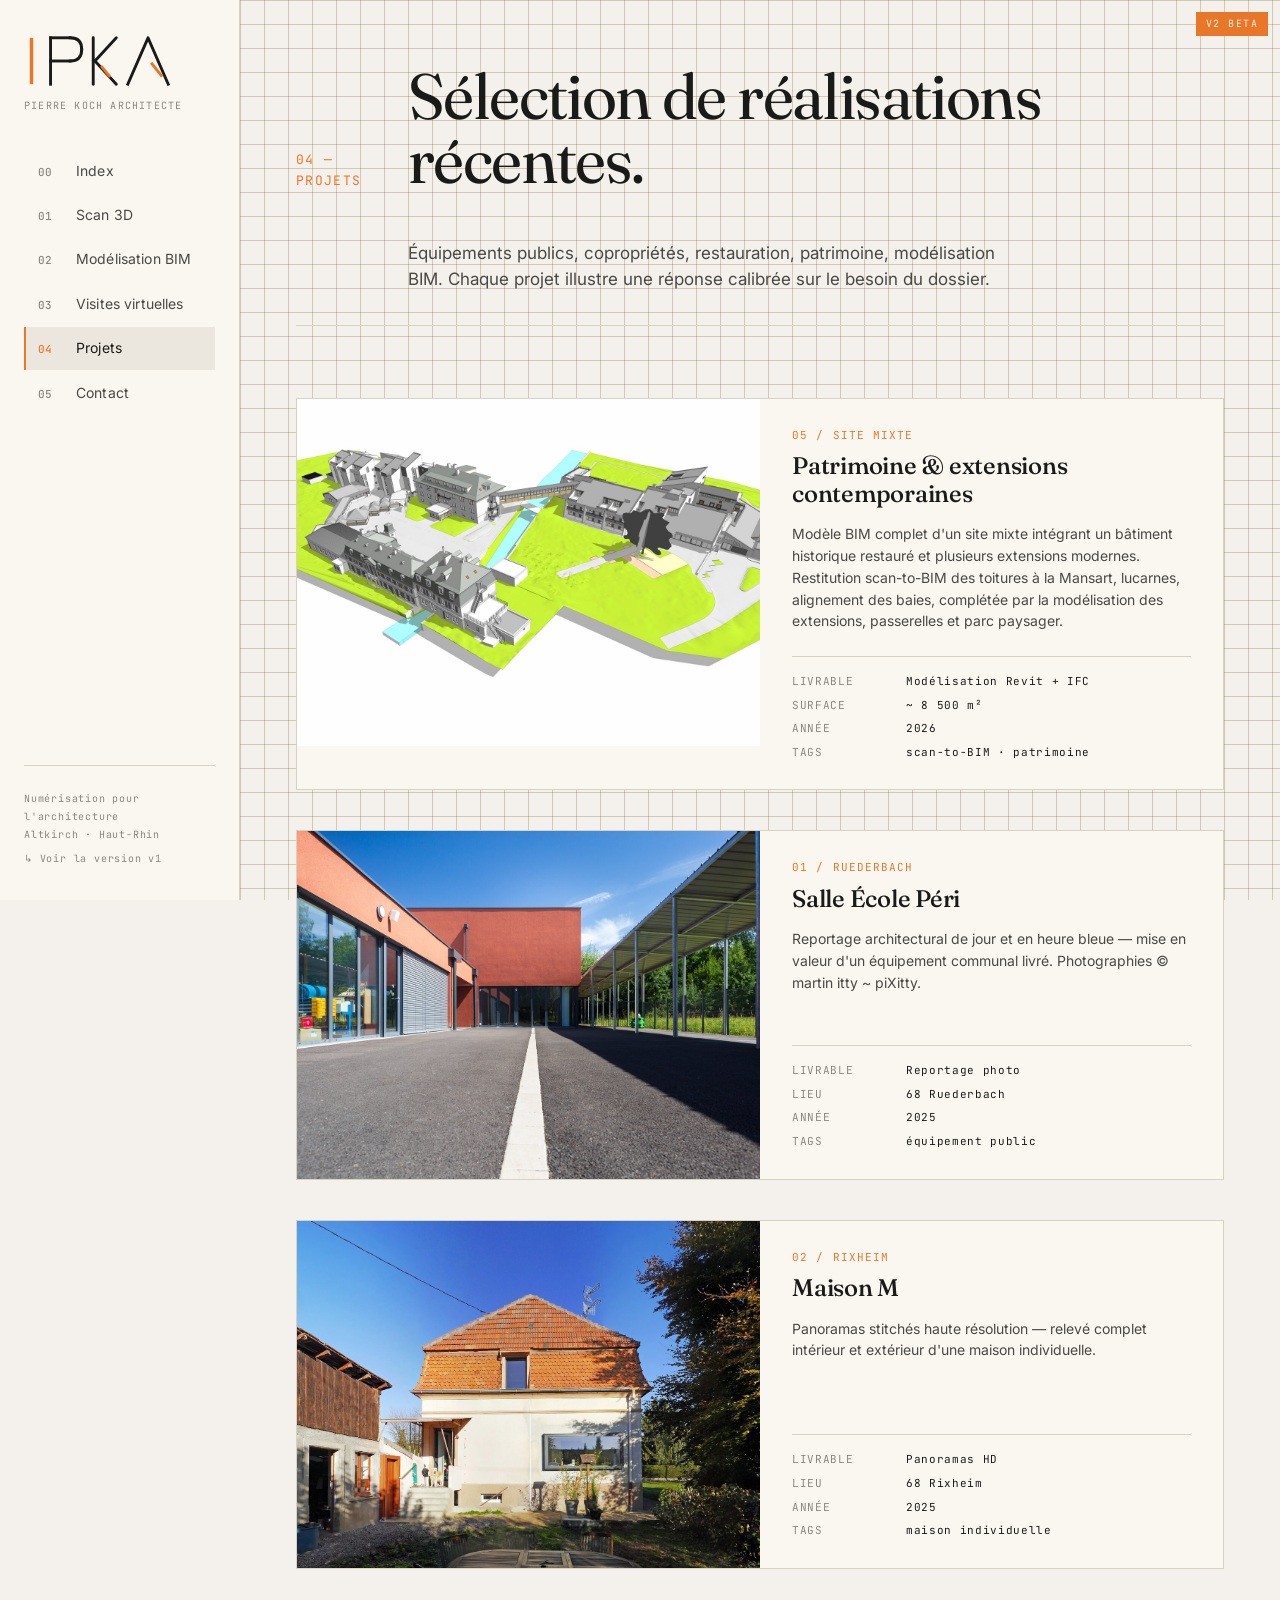
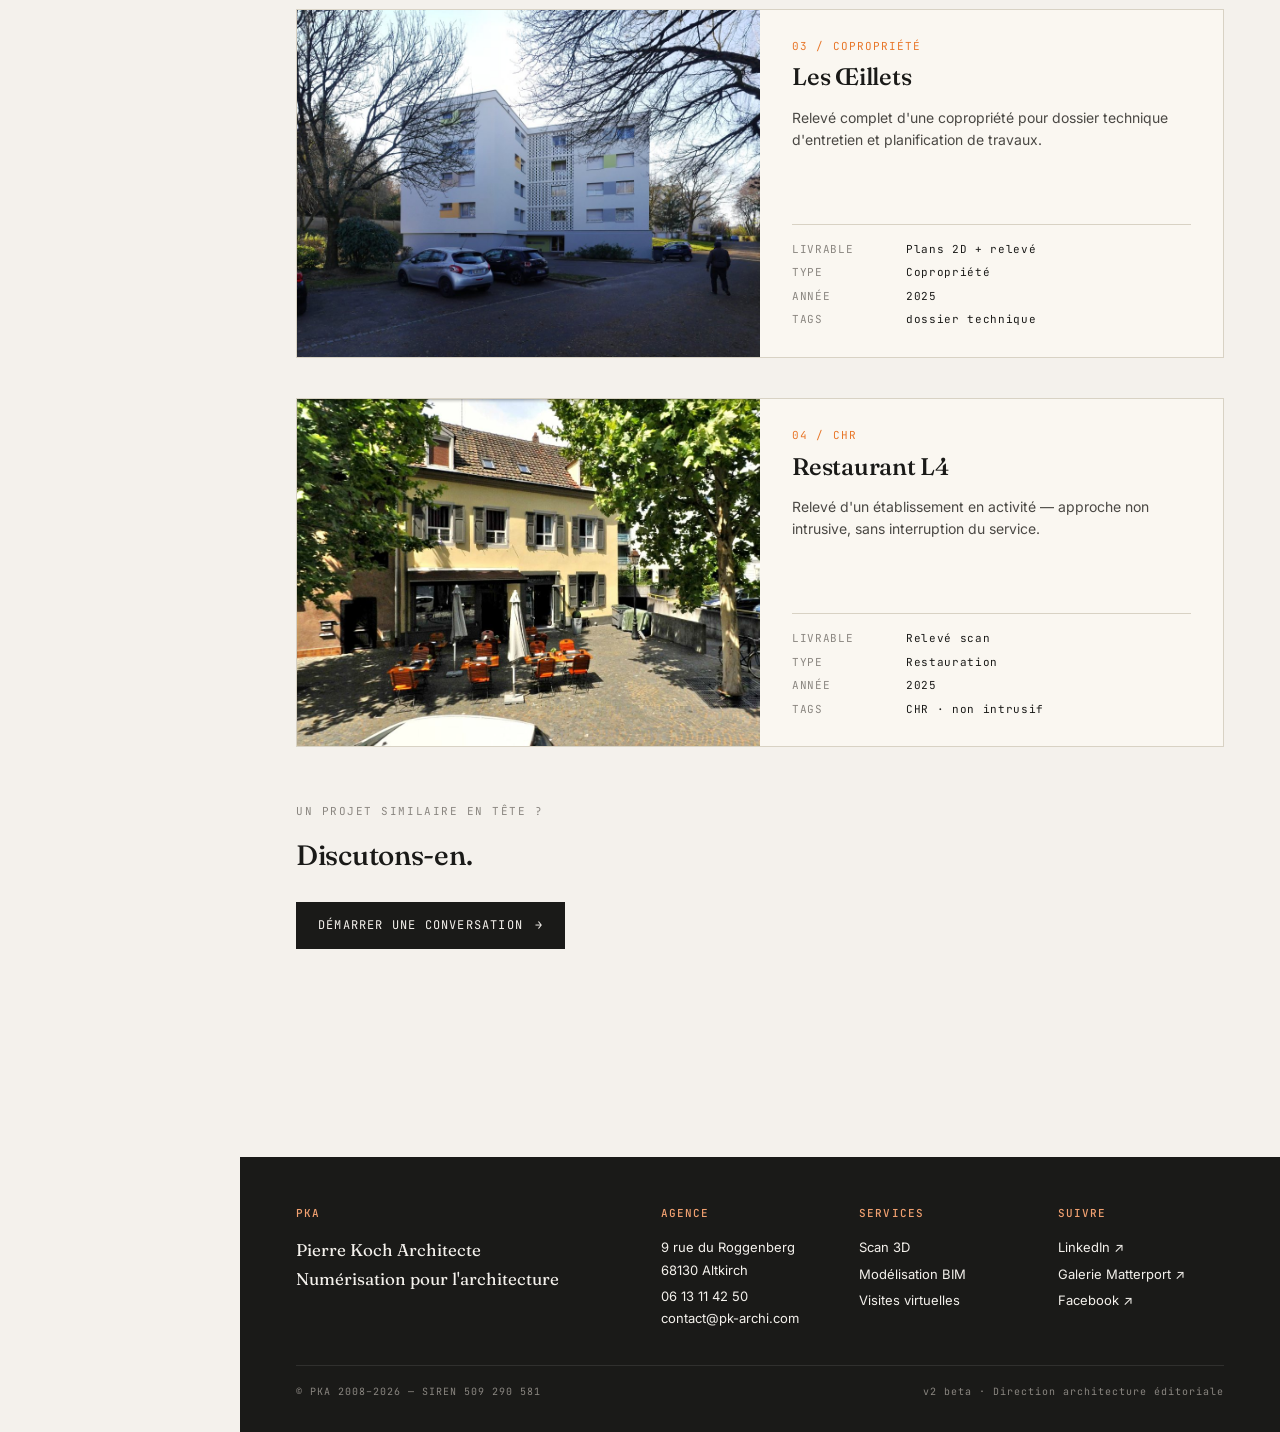
<file: v2/projets.html>
<!DOCTYPE html>
<html lang="fr">
<head>
<meta charset="UTF-8">
<meta name="viewport" content="width=device-width, initial-scale=1.0">
<meta name="description" content="Projets PKA — équipement public, copropriété, restauration, patrimoine, modélisation BIM scan-to-BIM.">
<title>Projets — PKA · v2 beta</title>
<link rel="preconnect" href="https://fonts.googleapis.com">
<link rel="preconnect" href="https://fonts.gstatic.com" crossorigin>
<link href="https://fonts.googleapis.com/css2?family=Fraunces:opsz,wght@9..144,400;9..144,500;9..144,600&family=Inter:wght@400;500;600&family=JetBrains+Mono:wght@400;500&display=swap" rel="stylesheet">
<link rel="stylesheet" href="style.css">
<link rel="icon" type="image/svg+xml" href="../images/logo/pka-icon.svg">
<link rel="icon" type="image/png" sizes="32x32" href="../favicon-32.png">
</head>
<body>

<span class="beta-tag" aria-label="Version beta">v2 beta</span>

<aside class="side-nav" aria-label="Navigation principale">
  <a href="index.html" class="side-nav__brand" aria-label="PKA Pierre Koch Architecte — accueil"><img src="../images/logo/pka-logo.svg" alt="PKA" class="side-nav__brand-img" width="150" height="58"></a>
  <div class="side-nav__brand-sub">Pierre Koch Architecte</div>
  <ul class="side-nav__list">
    <li><a href="index.html" class="side-nav__item">
      <span class="side-nav__num">00</span>
      <span class="side-nav__label">Index</span>
    </a></li>
    <li><a href="scan-3d.html" class="side-nav__item">
      <span class="side-nav__num">01</span>
      <span class="side-nav__label">Scan 3D</span>
    </a></li>
    <li><a href="modelisation.html" class="side-nav__item">
      <span class="side-nav__num">02</span>
      <span class="side-nav__label">Modélisation BIM</span>
    </a></li>
    <li><a href="visites-virtuelles.html" class="side-nav__item">
      <span class="side-nav__num">03</span>
      <span class="side-nav__label">Visites virtuelles</span>
    </a></li>
    <li><a href="projets.html" class="side-nav__item active">
      <span class="side-nav__num">04</span>
      <span class="side-nav__label">Projets</span>
    </a></li>
    <li><a href="contact.html" class="side-nav__item">
      <span class="side-nav__num">05</span>
      <span class="side-nav__label">Contact</span>
    </a></li>
  </ul>
  <div class="side-nav__footer">
    Numérisation pour l'architecture<br>
    Altkirch · Haut-Rhin
    <a href="../index.html">↳ Voir la version v1</a>
  </div>
</aside>

<main>

  <header class="section-header">
    <div class="section-num">04 — Projets</div>
    <h1 class="section-title">Sélection de réalisations<br>récentes.</h1>
    <p class="section-lead">
      Équipements publics, copropriétés, restauration, patrimoine,
      modélisation BIM. Chaque projet illustre une réponse calibrée
      sur le besoin du dossier.
    </p>
  </header>

  <article class="project-card">
    <div class="project-card__media">
      <img src="../images/bim-modelisation-1.jpg" alt="Vue d'ensemble du site modélisé : grand bâtiment historique central avec toiture à la Mansart, plusieurs extensions contemporaines reliées par passerelles, parc paysager avec cours d'eau et arbre.">
    </div>
    <div class="project-card__body">
      <div class="project-card__num">05 / SITE MIXTE</div>
      <h3 class="project-card__title">Patrimoine &amp; extensions contemporaines</h3>
      <p class="project-card__desc">
        Modèle BIM complet d'un site mixte intégrant un bâtiment
        historique restauré et plusieurs extensions modernes. Restitution
        scan-to-BIM des toitures à la Mansart, lucarnes, alignement des
        baies, complétée par la modélisation des extensions, passerelles
        et parc paysager.
      </p>
      <dl class="project-card__meta">
        <dt>Livrable</dt><dd>Modélisation Revit + IFC</dd>
        <dt>Surface</dt><dd>~ 8 500 m²</dd>
        <dt>Année</dt><dd>2026</dd>
        <dt>Tags</dt><dd>scan-to-BIM · patrimoine</dd>
      </dl>
    </div>
  </article>

  <article class="project-card">
    <div class="project-card__media">
      <img src="../images/ruederbach-1.jpg" alt="Salle École Péri à Ruederbach, équipement scolaire communal livré, photographie d'architecture.">
    </div>
    <div class="project-card__body">
      <div class="project-card__num">01 / RUEDERBACH</div>
      <h3 class="project-card__title">Salle École Péri</h3>
      <p class="project-card__desc">
        Reportage architectural de jour et en heure bleue — mise en
        valeur d'un équipement communal livré. Photographies © martin
        itty ~ piXitty.
      </p>
      <dl class="project-card__meta">
        <dt>Livrable</dt><dd>Reportage photo</dd>
        <dt>Lieu</dt><dd>68 Ruederbach</dd>
        <dt>Année</dt><dd>2025</dd>
        <dt>Tags</dt><dd>équipement public</dd>
      </dl>
    </div>
  </article>

  <article class="project-card">
    <div class="project-card__media">
      <img src="../images/rixheim-1.jpg" alt="Maison M à Rixheim, panorama haute résolution.">
    </div>
    <div class="project-card__body">
      <div class="project-card__num">02 / RIXHEIM</div>
      <h3 class="project-card__title">Maison M</h3>
      <p class="project-card__desc">
        Panoramas stitchés haute résolution — relevé complet intérieur
        et extérieur d'une maison individuelle.
      </p>
      <dl class="project-card__meta">
        <dt>Livrable</dt><dd>Panoramas HD</dd>
        <dt>Lieu</dt><dd>68 Rixheim</dd>
        <dt>Année</dt><dd>2025</dd>
        <dt>Tags</dt><dd>maison individuelle</dd>
      </dl>
    </div>
  </article>

  <article class="project-card">
    <div class="project-card__media">
      <img src="../images/oeillets-1.jpg" alt="Les Œillets — copropriété, vue extérieure.">
    </div>
    <div class="project-card__body">
      <div class="project-card__num">03 / COPROPRIÉTÉ</div>
      <h3 class="project-card__title">Les Œillets</h3>
      <p class="project-card__desc">
        Relevé complet d'une copropriété pour dossier technique
        d'entretien et planification de travaux.
      </p>
      <dl class="project-card__meta">
        <dt>Livrable</dt><dd>Plans 2D + relevé</dd>
        <dt>Type</dt><dd>Copropriété</dd>
        <dt>Année</dt><dd>2025</dd>
        <dt>Tags</dt><dd>dossier technique</dd>
      </dl>
    </div>
  </article>

  <article class="project-card">
    <div class="project-card__media">
      <img src="../images/restaurant-l4.jpg" alt="Restaurant L4 — établissement en activité.">
    </div>
    <div class="project-card__body">
      <div class="project-card__num">04 / CHR</div>
      <h3 class="project-card__title">Restaurant L4</h3>
      <p class="project-card__desc">
        Relevé d'un établissement en activité — approche non intrusive,
        sans interruption du service.
      </p>
      <dl class="project-card__meta">
        <dt>Livrable</dt><dd>Relevé scan</dd>
        <dt>Type</dt><dd>Restauration</dd>
        <dt>Année</dt><dd>2025</dd>
        <dt>Tags</dt><dd>CHR · non intrusif</dd>
      </dl>
    </div>
  </article>

  <section class="block" style="border-bottom: 0; margin-top: 56px;">
    <div class="block-label">Un projet similaire en tête ?</div>
    <h2 class="block-title">Discutons-en.</h2>
    <div style="margin-top: 24px;">
      <a href="contact.html" class="cta">
        Démarrer une conversation <span class="cta__arrow">→</span>
      </a>
    </div>
  </section>

</main>

<footer class="footer">
  <div class="footer__grid">
    <div class="footer__col">
      <h4>PKA</h4>
      <p style="font-family: var(--serif); font-size: 17px;">
        Pierre Koch Architecte<br>
        Numérisation pour l'architecture
      </p>
    </div>
    <div class="footer__col">
      <h4>Agence</h4>
      <p>9 rue du Roggenberg<br>68130 Altkirch</p>
      <p>06 13 11 42 50<br>contact@pk-archi.com</p>
    </div>
    <div class="footer__col">
      <h4>Services</h4>
      <a href="scan-3d.html">Scan 3D</a>
      <a href="modelisation.html">Modélisation BIM</a>
      <a href="visites-virtuelles.html">Visites virtuelles</a>
    </div>
    <div class="footer__col">
      <h4>Suivre</h4>
      <a href="https://www.linkedin.com/company/pierre-koch-architecte/" target="_blank" rel="noopener">LinkedIn ↗</a>
      <a href="https://matterport.com/discover/account/7345yx9ycRM/" target="_blank" rel="noopener">Galerie Matterport ↗</a>
      <a href="https://www.facebook.com/PierreKochArchitecte/" target="_blank" rel="noopener">Facebook ↗</a>
    </div>
  </div>
  <div class="footer__bottom">
    <span>© PKA 2008–2026 — SIREN 509 290 581</span>
    <span>v2 beta · Direction architecture éditoriale</span>
  </div>
</footer>

</body>
</html>
</file>
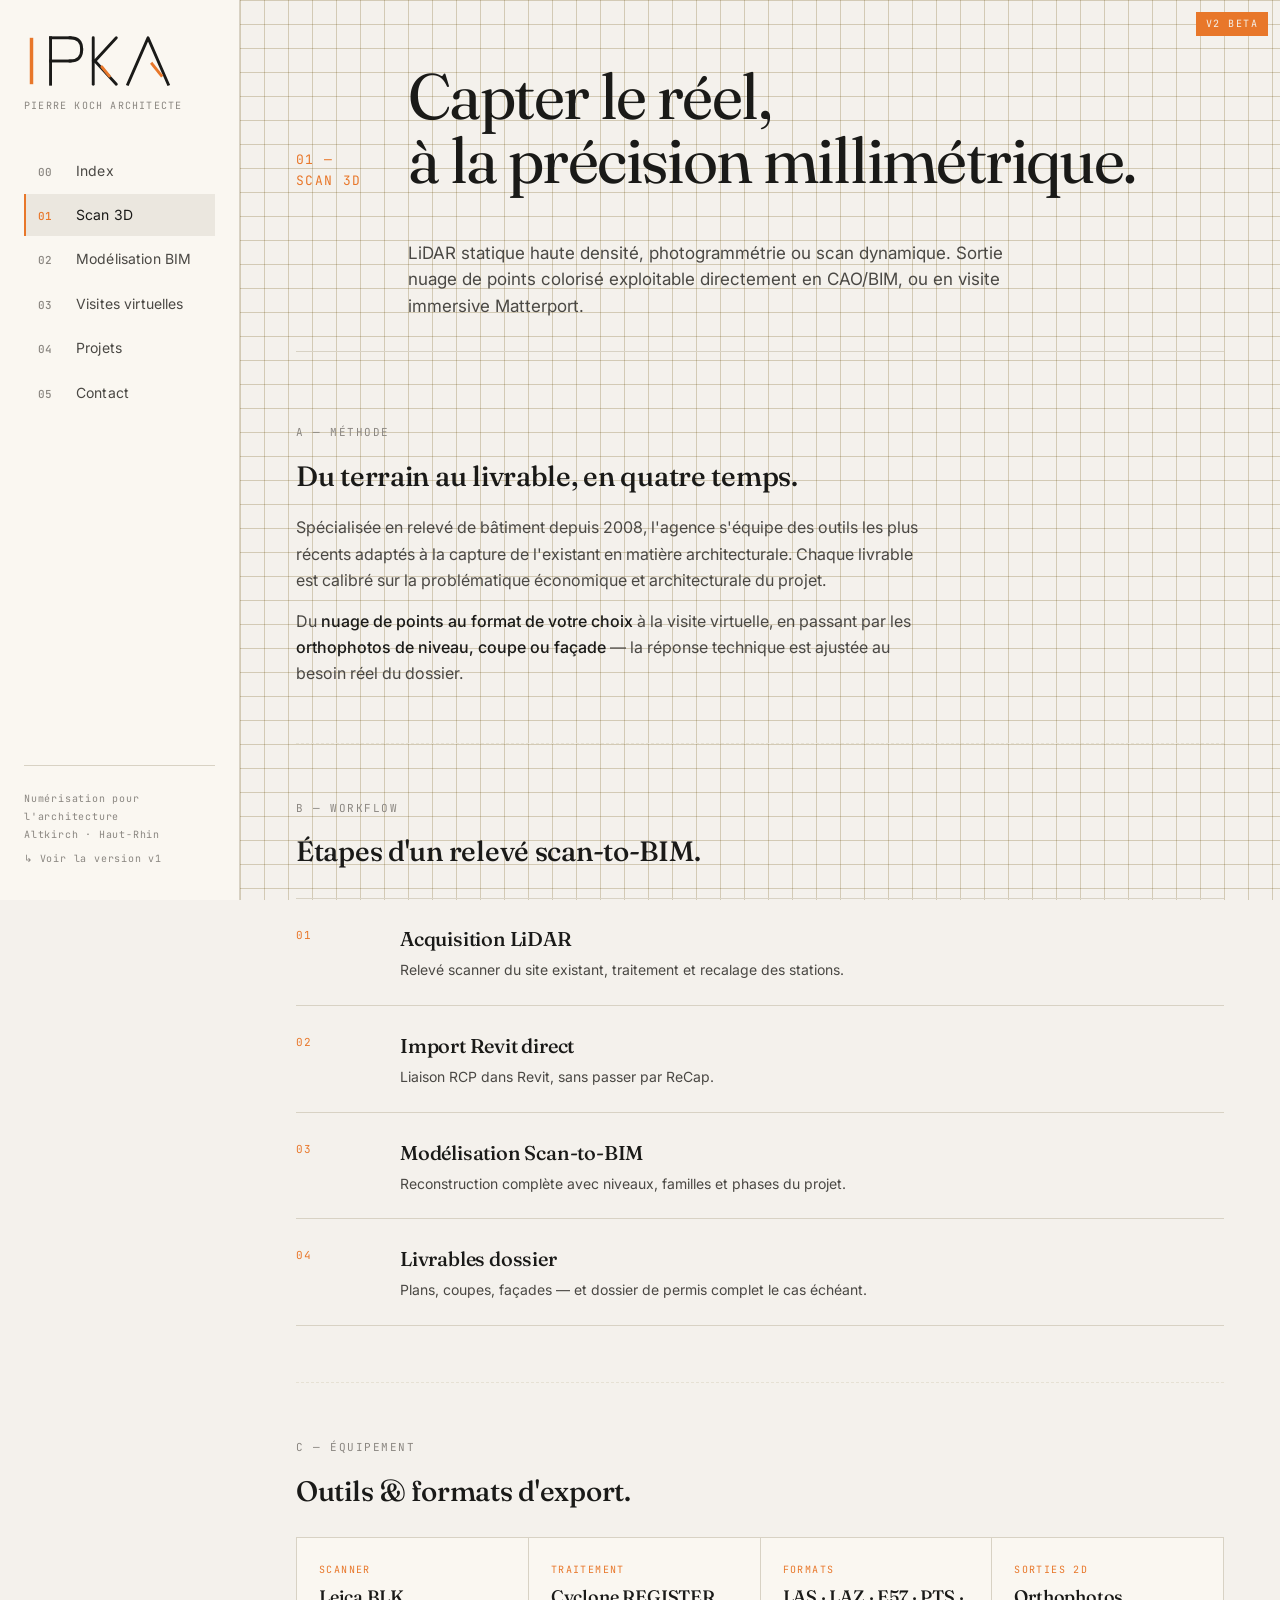
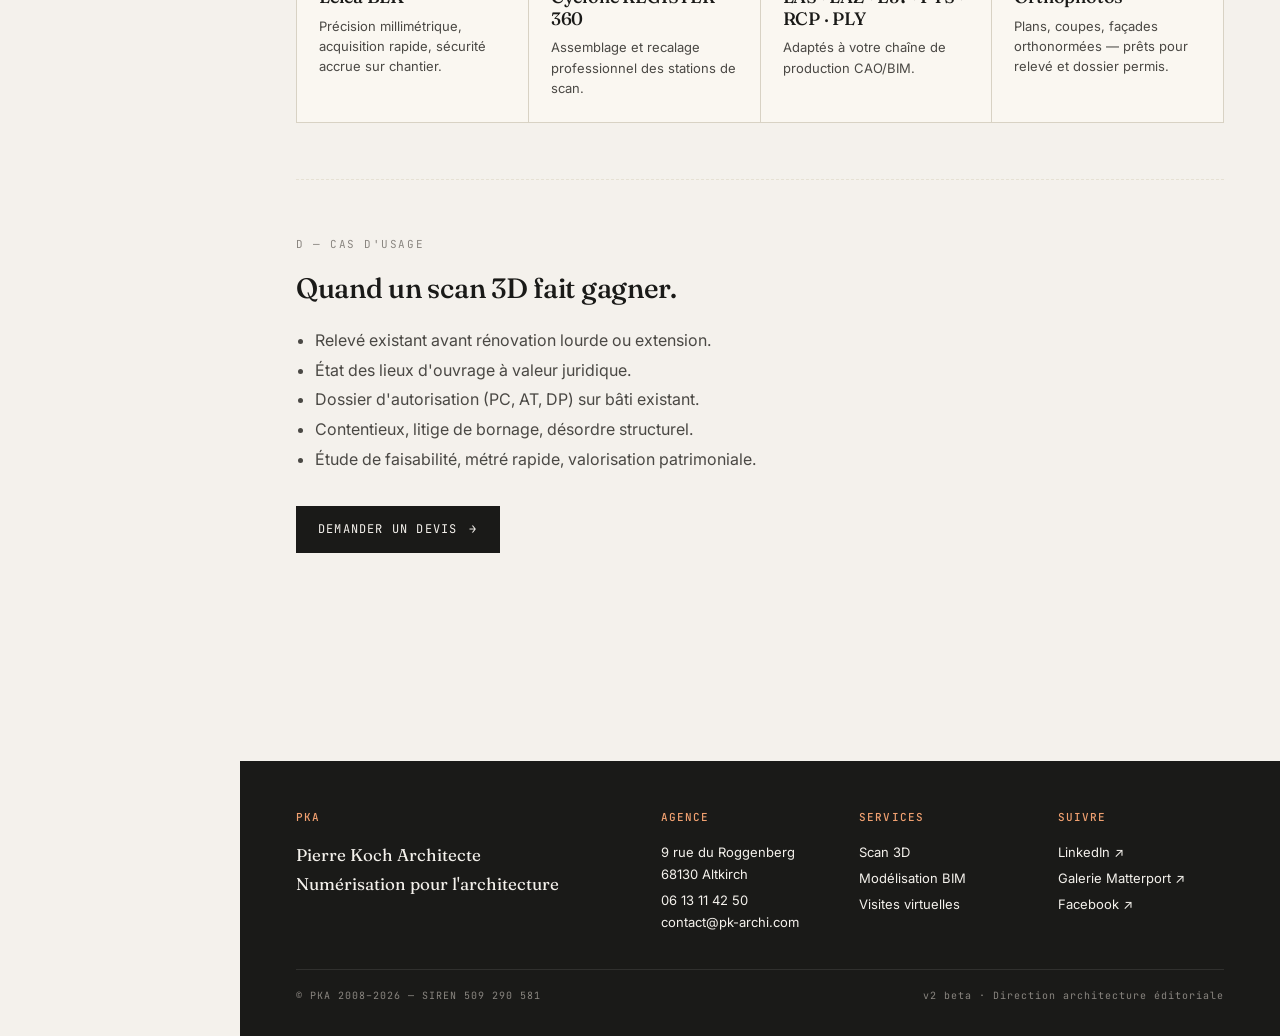
<file: v2/scan-3d.html>
<!DOCTYPE html>
<html lang="fr">
<head>
<meta charset="UTF-8">
<meta name="viewport" content="width=device-width, initial-scale=1.0">
<meta name="description" content="Scan 3D LiDAR — relevé millimétrique du bâti existant. Leica BLK, Cyclone REGISTER 360, exports tous formats CAO/BIM.">
<title>Scan 3D — PKA · v2 beta</title>
<link rel="preconnect" href="https://fonts.googleapis.com">
<link rel="preconnect" href="https://fonts.gstatic.com" crossorigin>
<link href="https://fonts.googleapis.com/css2?family=Fraunces:opsz,wght@9..144,400;9..144,500;9..144,600&family=Inter:wght@400;500;600&family=JetBrains+Mono:wght@400;500&display=swap" rel="stylesheet">
<link rel="stylesheet" href="style.css">
<link rel="icon" type="image/svg+xml" href="../images/logo/pka-icon.svg">
<link rel="icon" type="image/png" sizes="32x32" href="../favicon-32.png">
</head>
<body>

<span class="beta-tag" aria-label="Version beta">v2 beta</span>

<aside class="side-nav" aria-label="Navigation principale">
  <a href="index.html" class="side-nav__brand" aria-label="PKA Pierre Koch Architecte — accueil"><img src="../images/logo/pka-logo.svg" alt="PKA" class="side-nav__brand-img" width="150" height="58"></a>
  <div class="side-nav__brand-sub">Pierre Koch Architecte</div>
  <ul class="side-nav__list">
    <li><a href="index.html" class="side-nav__item">
      <span class="side-nav__num">00</span>
      <span class="side-nav__label">Index</span>
    </a></li>
    <li><a href="scan-3d.html" class="side-nav__item active">
      <span class="side-nav__num">01</span>
      <span class="side-nav__label">Scan 3D</span>
    </a></li>
    <li><a href="modelisation.html" class="side-nav__item">
      <span class="side-nav__num">02</span>
      <span class="side-nav__label">Modélisation BIM</span>
    </a></li>
    <li><a href="visites-virtuelles.html" class="side-nav__item">
      <span class="side-nav__num">03</span>
      <span class="side-nav__label">Visites virtuelles</span>
    </a></li>
    <li><a href="projets.html" class="side-nav__item">
      <span class="side-nav__num">04</span>
      <span class="side-nav__label">Projets</span>
    </a></li>
    <li><a href="contact.html" class="side-nav__item">
      <span class="side-nav__num">05</span>
      <span class="side-nav__label">Contact</span>
    </a></li>
  </ul>
  <div class="side-nav__footer">
    Numérisation pour l'architecture<br>
    Altkirch · Haut-Rhin
    <a href="../index.html">↳ Voir la version v1</a>
  </div>
</aside>

<main>

  <header class="section-header">
    <div class="section-num">01 — Scan 3D</div>
    <h1 class="section-title">Capter le réel,<br>à la précision millimétrique.</h1>
    <p class="section-lead">
      LiDAR statique haute densité, photogrammétrie ou scan dynamique.
      Sortie nuage de points colorisé exploitable directement en CAO/BIM,
      ou en visite immersive Matterport.
    </p>
  </header>

  <section class="block">
    <div class="block-label">A — Méthode</div>
    <h2 class="block-title">Du terrain au livrable, en quatre temps.</h2>
    <div class="block-text">
      <p>
        Spécialisée en relevé de bâtiment depuis 2008, l'agence s'équipe
        des outils les plus récents adaptés à la capture de l'existant
        en matière architecturale. Chaque livrable est calibré sur la
        problématique économique et architecturale du projet.
      </p>
      <p>
        Du <strong>nuage de points au format de votre choix</strong>
        à la visite virtuelle, en passant par les
        <strong>orthophotos de niveau, coupe ou façade</strong> — la
        réponse technique est ajustée au besoin réel du dossier.
      </p>
    </div>
  </section>

  <section class="block">
    <div class="block-label">B — Workflow</div>
    <h2 class="block-title">Étapes d'un relevé scan-to-BIM.</h2>
    <ol class="workflow-list">
      <li>
        <span class="workflow-list__num">01</span>
        <div>
          <h3 class="workflow-list__title">Acquisition LiDAR</h3>
          <p class="workflow-list__desc">Relevé scanner du site existant, traitement et recalage des stations.</p>
        </div>
      </li>
      <li>
        <span class="workflow-list__num">02</span>
        <div>
          <h3 class="workflow-list__title">Import Revit direct</h3>
          <p class="workflow-list__desc">Liaison RCP dans Revit, sans passer par ReCap.</p>
        </div>
      </li>
      <li>
        <span class="workflow-list__num">03</span>
        <div>
          <h3 class="workflow-list__title">Modélisation Scan-to-BIM</h3>
          <p class="workflow-list__desc">Reconstruction complète avec niveaux, familles et phases du projet.</p>
        </div>
      </li>
      <li>
        <span class="workflow-list__num">04</span>
        <div>
          <h3 class="workflow-list__title">Livrables dossier</h3>
          <p class="workflow-list__desc">Plans, coupes, façades — et dossier de permis complet le cas échéant.</p>
        </div>
      </li>
    </ol>
  </section>

  <section class="block">
    <div class="block-label">C — Équipement</div>
    <h2 class="block-title">Outils &amp; formats d'export.</h2>
    <div class="spec-grid">
      <div class="spec-card">
        <div class="spec-card__label">Scanner</div>
        <div class="spec-card__title">Leica BLK</div>
        <p class="spec-card__desc">Précision millimétrique, acquisition rapide, sécurité accrue sur chantier.</p>
      </div>
      <div class="spec-card">
        <div class="spec-card__label">Traitement</div>
        <div class="spec-card__title">Cyclone REGISTER 360</div>
        <p class="spec-card__desc">Assemblage et recalage professionnel des stations de scan.</p>
      </div>
      <div class="spec-card">
        <div class="spec-card__label">Formats</div>
        <div class="spec-card__title">LAS · LAZ · E57 · PTS · RCP · PLY</div>
        <p class="spec-card__desc">Adaptés à votre chaîne de production CAO/BIM.</p>
      </div>
      <div class="spec-card">
        <div class="spec-card__label">Sorties 2D</div>
        <div class="spec-card__title">Orthophotos</div>
        <p class="spec-card__desc">Plans, coupes, façades orthonormées — prêts pour relevé et dossier permis.</p>
      </div>
    </div>
  </section>

  <section class="block" style="border-bottom: 0;">
    <div class="block-label">D — Cas d'usage</div>
    <h2 class="block-title">Quand un scan 3D fait gagner.</h2>
    <div class="block-text">
      <ul style="padding-left: 1.2em; line-height: 1.85;">
        <li>Relevé existant avant rénovation lourde ou extension.</li>
        <li>État des lieux d'ouvrage à valeur juridique.</li>
        <li>Dossier d'autorisation (PC, AT, DP) sur bâti existant.</li>
        <li>Contentieux, litige de bornage, désordre structurel.</li>
        <li>Étude de faisabilité, métré rapide, valorisation patrimoniale.</li>
      </ul>
    </div>
    <div style="margin-top: 32px;">
      <a href="contact.html" class="cta">
        Demander un devis <span class="cta__arrow">→</span>
      </a>
    </div>
  </section>

</main>

<footer class="footer">
  <div class="footer__grid">
    <div class="footer__col">
      <h4>PKA</h4>
      <p style="font-family: var(--serif); font-size: 17px;">
        Pierre Koch Architecte<br>
        Numérisation pour l'architecture
      </p>
    </div>
    <div class="footer__col">
      <h4>Agence</h4>
      <p>9 rue du Roggenberg<br>68130 Altkirch</p>
      <p>06 13 11 42 50<br>contact@pk-archi.com</p>
    </div>
    <div class="footer__col">
      <h4>Services</h4>
      <a href="scan-3d.html">Scan 3D</a>
      <a href="modelisation.html">Modélisation BIM</a>
      <a href="visites-virtuelles.html">Visites virtuelles</a>
    </div>
    <div class="footer__col">
      <h4>Suivre</h4>
      <a href="https://www.linkedin.com/company/pierre-koch-architecte/" target="_blank" rel="noopener">LinkedIn ↗</a>
      <a href="https://matterport.com/discover/account/7345yx9ycRM/" target="_blank" rel="noopener">Galerie Matterport ↗</a>
      <a href="https://www.facebook.com/PierreKochArchitecte/" target="_blank" rel="noopener">Facebook ↗</a>
    </div>
  </div>
  <div class="footer__bottom">
    <span>© PKA 2008–2026 — SIREN 509 290 581</span>
    <span>v2 beta · Direction architecture éditoriale</span>
  </div>
</footer>

</body>
</html>
</file>
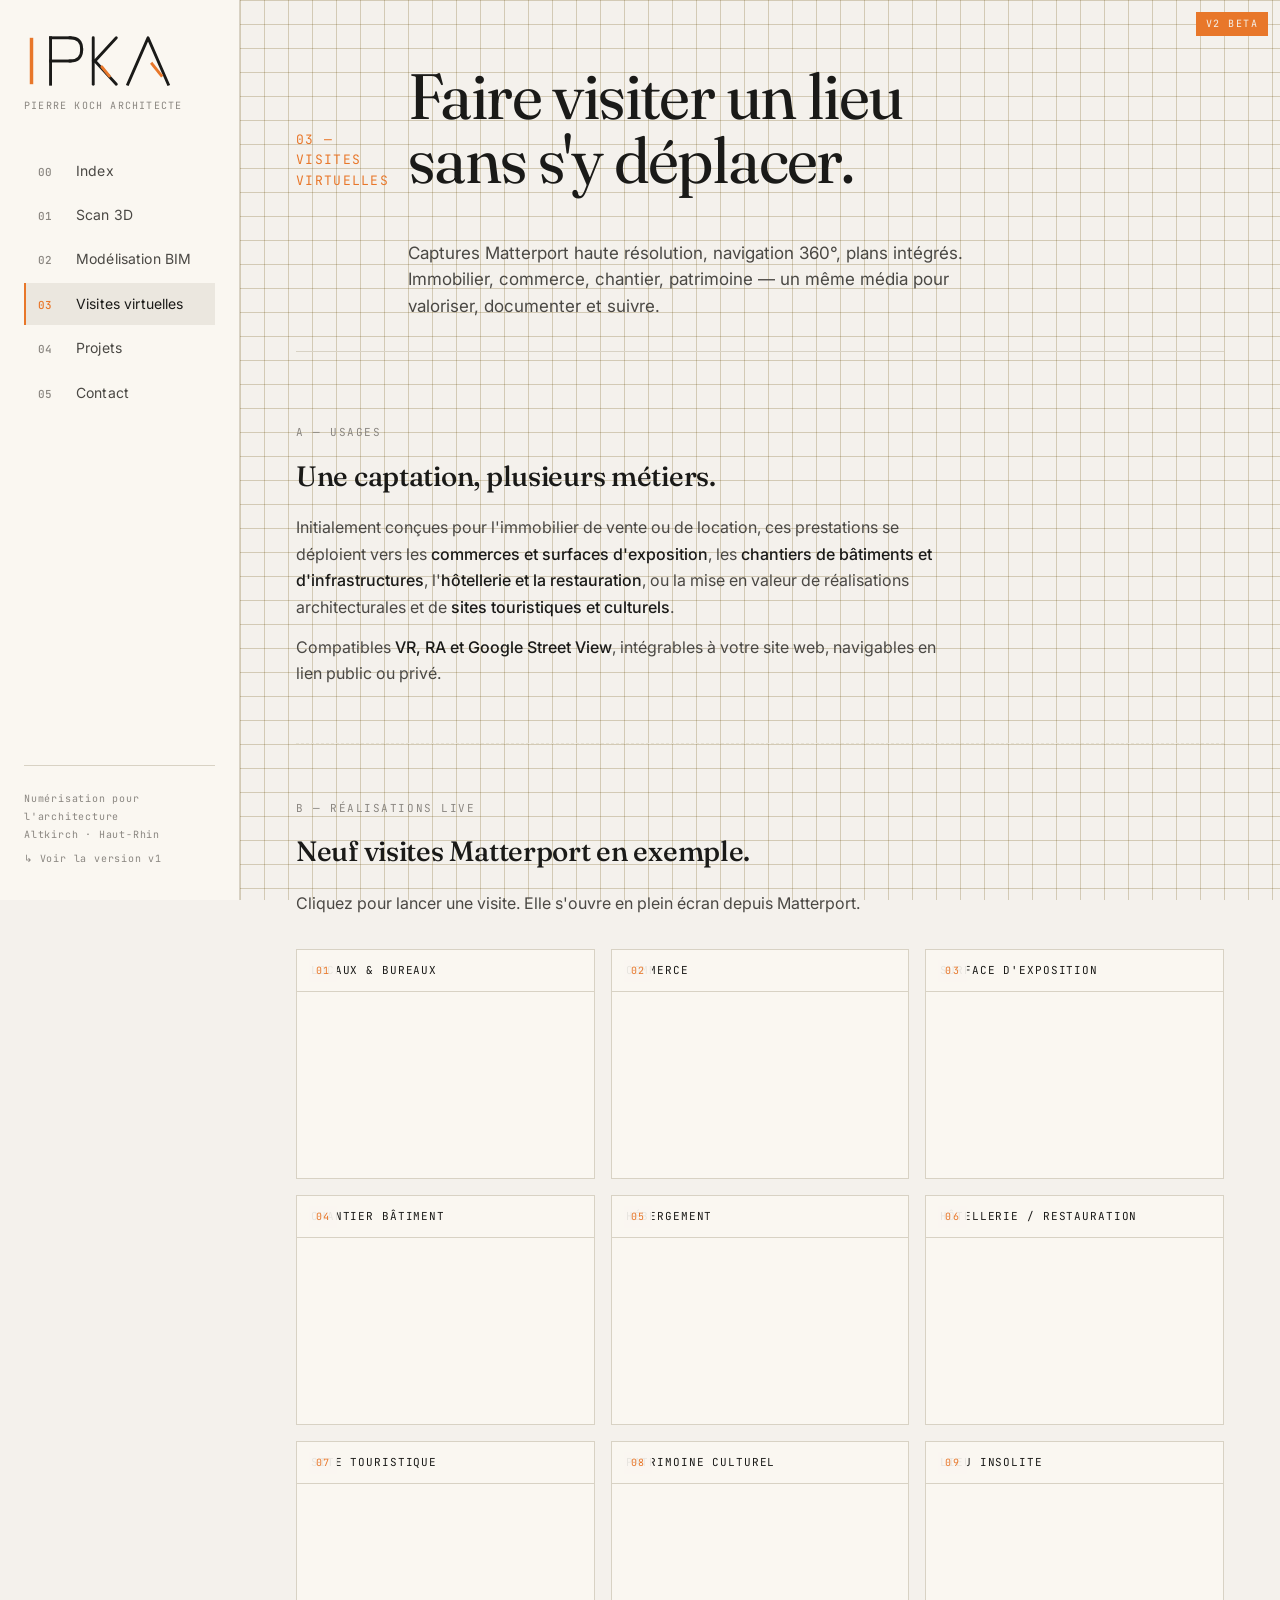
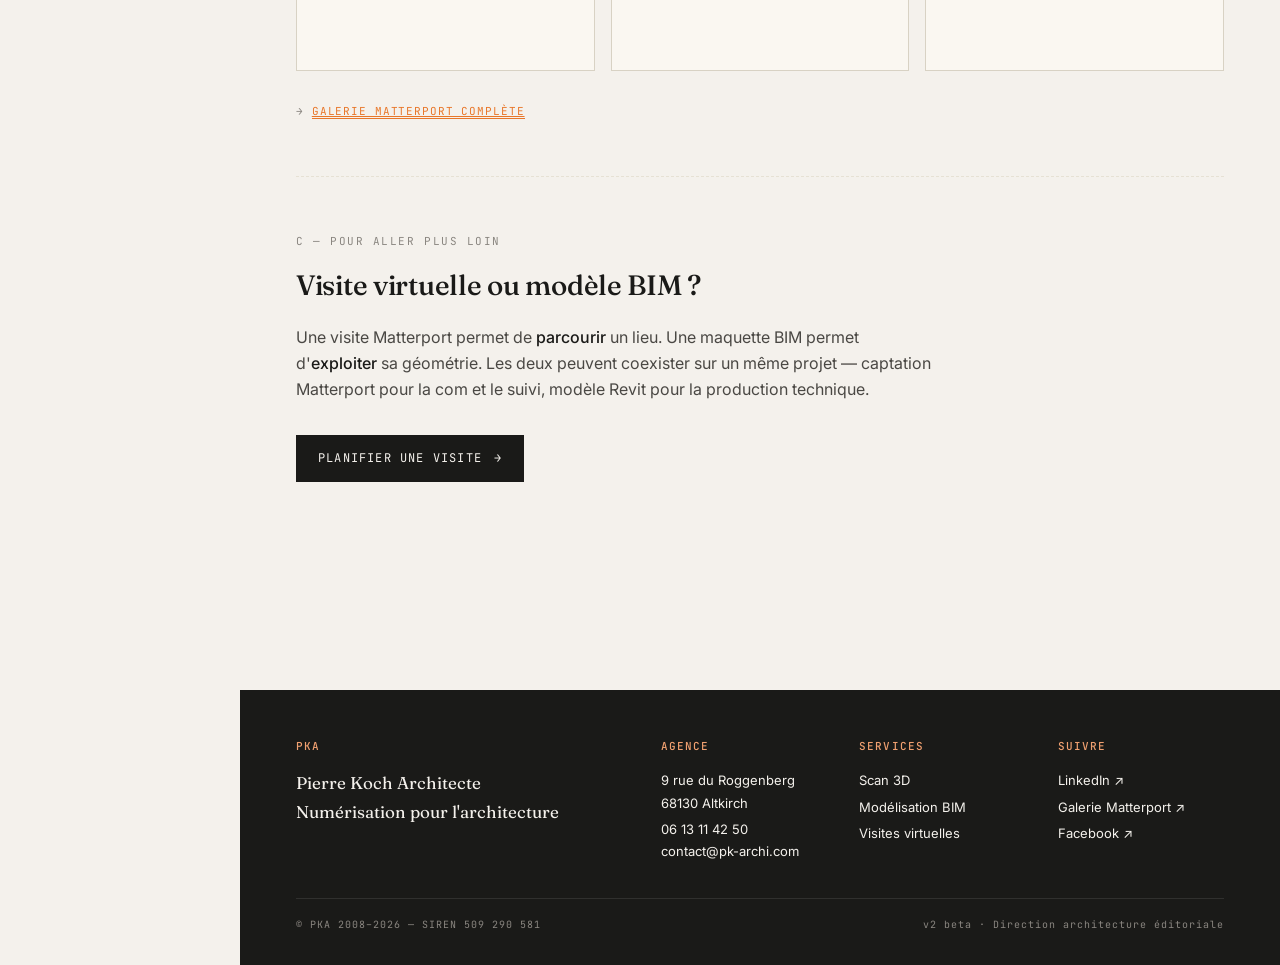
<file: v2/visites-virtuelles.html>
<!DOCTYPE html>
<html lang="fr">
<head>
<meta charset="UTF-8">
<meta name="viewport" content="width=device-width, initial-scale=1.0">
<meta name="description" content="Visites virtuelles Matterport immersives — immobilier, commerce, chantier, patrimoine. Compatibles VR, RA et Google Street View.">
<title>Visites virtuelles — PKA · v2 beta</title>
<link rel="preconnect" href="https://fonts.googleapis.com">
<link rel="preconnect" href="https://fonts.gstatic.com" crossorigin>
<link href="https://fonts.googleapis.com/css2?family=Fraunces:opsz,wght@9..144,400;9..144,500;9..144,600&family=Inter:wght@400;500;600&family=JetBrains+Mono:wght@400;500&display=swap" rel="stylesheet">
<link rel="stylesheet" href="style.css">
<link rel="icon" type="image/svg+xml" href="../images/logo/pka-icon.svg">
<link rel="icon" type="image/png" sizes="32x32" href="../favicon-32.png">
</head>
<body>

<span class="beta-tag" aria-label="Version beta">v2 beta</span>

<aside class="side-nav" aria-label="Navigation principale">
  <a href="index.html" class="side-nav__brand" aria-label="PKA Pierre Koch Architecte — accueil"><img src="../images/logo/pka-logo.svg" alt="PKA" class="side-nav__brand-img" width="150" height="58"></a>
  <div class="side-nav__brand-sub">Pierre Koch Architecte</div>
  <ul class="side-nav__list">
    <li><a href="index.html" class="side-nav__item">
      <span class="side-nav__num">00</span>
      <span class="side-nav__label">Index</span>
    </a></li>
    <li><a href="scan-3d.html" class="side-nav__item">
      <span class="side-nav__num">01</span>
      <span class="side-nav__label">Scan 3D</span>
    </a></li>
    <li><a href="modelisation.html" class="side-nav__item">
      <span class="side-nav__num">02</span>
      <span class="side-nav__label">Modélisation BIM</span>
    </a></li>
    <li><a href="visites-virtuelles.html" class="side-nav__item active">
      <span class="side-nav__num">03</span>
      <span class="side-nav__label">Visites virtuelles</span>
    </a></li>
    <li><a href="projets.html" class="side-nav__item">
      <span class="side-nav__num">04</span>
      <span class="side-nav__label">Projets</span>
    </a></li>
    <li><a href="contact.html" class="side-nav__item">
      <span class="side-nav__num">05</span>
      <span class="side-nav__label">Contact</span>
    </a></li>
  </ul>
  <div class="side-nav__footer">
    Numérisation pour l'architecture<br>
    Altkirch · Haut-Rhin
    <a href="../index.html">↳ Voir la version v1</a>
  </div>
</aside>

<main>

  <header class="section-header">
    <div class="section-num">03 — Visites virtuelles</div>
    <h1 class="section-title">Faire visiter un lieu<br>sans s'y déplacer.</h1>
    <p class="section-lead">
      Captures Matterport haute résolution, navigation 360°, plans
      intégrés. Immobilier, commerce, chantier, patrimoine — un même
      média pour valoriser, documenter et suivre.
    </p>
  </header>

  <section class="block">
    <div class="block-label">A — Usages</div>
    <h2 class="block-title">Une captation, plusieurs métiers.</h2>
    <div class="block-text">
      <p>
        Initialement conçues pour l'immobilier de vente ou de location,
        ces prestations se déploient vers les <strong>commerces et
        surfaces d'exposition</strong>, les <strong>chantiers de bâtiments
        et d'infrastructures</strong>, l'<strong>hôtellerie et la
        restauration</strong>, ou la mise en valeur de réalisations
        architecturales et de <strong>sites touristiques et culturels</strong>.
      </p>
      <p>
        Compatibles <strong>VR, RA et Google Street View</strong>,
        intégrables à votre site web, navigables en lien public ou privé.
      </p>
    </div>
  </section>

  <section class="block">
    <div class="block-label">B — Réalisations live</div>
    <h2 class="block-title">Neuf visites Matterport en exemple.</h2>
    <p class="block-text" style="margin-bottom: 32px;">
      Cliquez pour lancer une visite. Elle s'ouvre en plein écran depuis
      Matterport.
    </p>

    <div class="tours-grid">
      <a class="tour-card" href="https://my.matterport.com/show/?m=sNW16r5Jdts" target="_blank" rel="noopener">
        <span class="tour-card__num">01</span>
        <span class="tour-card__label">Locaux &amp; bureaux</span>
        <iframe src="https://my.matterport.com/show/?m=sNW16r5Jdts&play=0&qs=1&hr=0&ts=-1" allowfullscreen loading="lazy"></iframe>
      </a>
      <a class="tour-card" href="https://my.matterport.com/show/?m=ndrSFwcSPru" target="_blank" rel="noopener">
        <span class="tour-card__num">02</span>
        <span class="tour-card__label">Commerce</span>
        <iframe src="https://my.matterport.com/show/?m=ndrSFwcSPru&play=0&qs=1&hr=0&ts=-1" allowfullscreen loading="lazy"></iframe>
      </a>
      <a class="tour-card" href="https://my.matterport.com/show/?m=1d5Uxjv5CYG" target="_blank" rel="noopener">
        <span class="tour-card__num">03</span>
        <span class="tour-card__label">Surface d'exposition</span>
        <iframe src="https://my.matterport.com/show/?m=1d5Uxjv5CYG&play=0&qs=1&hr=0&ts=-1" allowfullscreen loading="lazy"></iframe>
      </a>
      <a class="tour-card" href="https://my.matterport.com/show/?m=vzAxAcBXTpt" target="_blank" rel="noopener">
        <span class="tour-card__num">04</span>
        <span class="tour-card__label">Chantier bâtiment</span>
        <iframe src="https://my.matterport.com/show/?m=vzAxAcBXTpt&play=0&qs=1&hr=0&ts=-1" allowfullscreen loading="lazy"></iframe>
      </a>
      <a class="tour-card" href="https://my.matterport.com/show/?m=scuuXDaimZj" target="_blank" rel="noopener">
        <span class="tour-card__num">05</span>
        <span class="tour-card__label">Hébergement</span>
        <iframe src="https://my.matterport.com/show/?m=scuuXDaimZj&play=0&qs=1&hr=0&ts=-1" allowfullscreen loading="lazy"></iframe>
      </a>
      <a class="tour-card" href="https://my.matterport.com/show/?m=fUVj1HkpRdg" target="_blank" rel="noopener">
        <span class="tour-card__num">06</span>
        <span class="tour-card__label">Hôtellerie / Restauration</span>
        <iframe src="https://my.matterport.com/show/?m=fUVj1HkpRdg&play=0&qs=1&hr=0&ts=-1" allowfullscreen loading="lazy"></iframe>
      </a>
      <a class="tour-card" href="https://my.matterport.com/show/?m=kZh9toW7FUU" target="_blank" rel="noopener">
        <span class="tour-card__num">07</span>
        <span class="tour-card__label">Site touristique</span>
        <iframe src="https://my.matterport.com/show/?m=kZh9toW7FUU&play=0&qs=1&hr=0&ts=-1" allowfullscreen loading="lazy"></iframe>
      </a>
      <a class="tour-card" href="https://my.matterport.com/show/?m=xtFPtzkHu7M" target="_blank" rel="noopener">
        <span class="tour-card__num">08</span>
        <span class="tour-card__label">Patrimoine culturel</span>
        <iframe src="https://my.matterport.com/show/?m=xtFPtzkHu7M&play=0&qs=1&hr=0&ts=-1" allowfullscreen loading="lazy"></iframe>
      </a>
      <a class="tour-card" href="https://my.matterport.com/show/?m=4eik1jMDiNi" target="_blank" rel="noopener">
        <span class="tour-card__num">09</span>
        <span class="tour-card__label">Lieu insolite</span>
        <iframe src="https://my.matterport.com/show/?m=4eik1jMDiNi&play=0&qs=1&hr=0&ts=-1" allowfullscreen loading="lazy"></iframe>
      </a>
    </div>

    <p style="margin-top: 32px; font-family: var(--mono); font-size: 11px; letter-spacing: 0.08em; color: var(--ink-mute); text-transform: uppercase;">
      → <a href="https://matterport.com/discover/account/7345yx9ycRM/" target="_blank" rel="noopener" style="color: var(--orange); border-bottom: 1px solid var(--orange);">Galerie Matterport complète</a>
    </p>
  </section>

  <section class="block" style="border-bottom: 0;">
    <div class="block-label">C — Pour aller plus loin</div>
    <h2 class="block-title">Visite virtuelle ou modèle BIM ?</h2>
    <div class="block-text">
      <p>
        Une visite Matterport permet de <strong>parcourir</strong> un lieu.
        Une maquette BIM permet d'<strong>exploiter</strong> sa géométrie.
        Les deux peuvent coexister sur un même projet — captation
        Matterport pour la com et le suivi, modèle Revit pour la
        production technique.
      </p>
    </div>
    <div style="margin-top: 32px;">
      <a href="contact.html" class="cta">
        Planifier une visite <span class="cta__arrow">→</span>
      </a>
    </div>
  </section>

</main>

<footer class="footer">
  <div class="footer__grid">
    <div class="footer__col">
      <h4>PKA</h4>
      <p style="font-family: var(--serif); font-size: 17px;">
        Pierre Koch Architecte<br>
        Numérisation pour l'architecture
      </p>
    </div>
    <div class="footer__col">
      <h4>Agence</h4>
      <p>9 rue du Roggenberg<br>68130 Altkirch</p>
      <p>06 13 11 42 50<br>contact@pk-archi.com</p>
    </div>
    <div class="footer__col">
      <h4>Services</h4>
      <a href="scan-3d.html">Scan 3D</a>
      <a href="modelisation.html">Modélisation BIM</a>
      <a href="visites-virtuelles.html">Visites virtuelles</a>
    </div>
    <div class="footer__col">
      <h4>Suivre</h4>
      <a href="https://www.linkedin.com/company/pierre-koch-architecte/" target="_blank" rel="noopener">LinkedIn ↗</a>
      <a href="https://matterport.com/discover/account/7345yx9ycRM/" target="_blank" rel="noopener">Galerie Matterport ↗</a>
      <a href="https://www.facebook.com/PierreKochArchitecte/" target="_blank" rel="noopener">Facebook ↗</a>
    </div>
  </div>
  <div class="footer__bottom">
    <span>© PKA 2008–2026 — SIREN 509 290 581</span>
    <span>v2 beta · Direction architecture éditoriale</span>
  </div>
</footer>

</body>
</html>
</file>
<file: style.css>
/* ==========================================================================
   PKA — Pierre Koch Architecte
   Design : éditorial minimaliste + accents techniques (wireframe / scan 3D)
   ========================================================================== */

:root {
  /* Couleurs — palette sobre architecturale avec accent "bleu plan" */
  --bg: #f4f1ec;           /* beige papier calque */
  --bg-dark: #161614;      /* presque noir encre */
  --ink: #161614;
  --ink-soft: #504d48;
  --ink-mute: #8a8680;
  --line: #d8d2c8;
  --accent: #1f3a5f;       /* bleu plan technique */
  --accent-soft: #3d5a85;
  --hot: #c44a1e;          /* rouge "calque rouge d'archi" */

  /* Typographie */
  --serif: 'Fraunces', 'Times New Roman', Georgia, serif;
  --mono: 'JetBrains Mono', 'SF Mono', Menlo, monospace;

  /* Espacement */
  --space-xs: 0.5rem;
  --space-sm: 1rem;
  --space-md: 2rem;
  --space-lg: 4rem;
  --space-xl: 8rem;
  --max: 1440px;
}

* { box-sizing: border-box; margin: 0; padding: 0; }

html { scroll-behavior: smooth; }

body {
  font-family: var(--serif);
  font-weight: 400;
  font-size: 18px;
  line-height: 1.6;
  color: var(--ink);
  background: var(--bg);
  overflow-x: hidden;
  -webkit-font-smoothing: antialiased;
  position: relative;
}

/* ==========================================================================
   Arrière-plans décoratifs (wireframe + grain)
   ========================================================================== */
.bg-grid {
  position: fixed;
  inset: 0;
  z-index: 0;
  pointer-events: none;
  background-image:
    linear-gradient(rgba(31, 58, 95, 0.04) 1px, transparent 1px),
    linear-gradient(90deg, rgba(31, 58, 95, 0.04) 1px, transparent 1px);
  background-size: 80px 80px;
  mask-image: radial-gradient(ellipse at center, black 30%, transparent 75%);
}

.bg-noise {
  position: fixed;
  inset: 0;
  z-index: 0;
  pointer-events: none;
  opacity: 0.035;
  mix-blend-mode: multiply;
  background-image: url("data:image/svg+xml;utf8,<svg xmlns='http://www.w3.org/2000/svg' width='200' height='200'><filter id='n'><feTurbulence type='fractalNoise' baseFrequency='0.9' numOctaves='3'/></filter><rect width='200' height='200' filter='url(%23n)'/></svg>");
}

body > *:not(.bg-grid):not(.bg-noise) {
  position: relative;
  z-index: 1;
}

/* ==========================================================================
   Typographie d'éléments partagée
   ========================================================================== */
h1, h2, h3 {
  font-family: var(--serif);
  font-weight: 400;
  letter-spacing: -0.02em;
  line-height: 1.05;
}

h1 em {
  font-style: italic;
  font-weight: 300;
  color: var(--accent);
}

a {
  color: inherit;
  text-decoration: none;
  transition: color 0.2s ease;
}

p { color: var(--ink-soft); }

.section-num,
.nav__logo-mark,
.hero__meta-num,
.hero__coords,
.work__meta,
.pillar__num,
.stat__label,
.footer__col h4 {
  font-family: var(--mono);
  font-size: 0.75rem;
  font-weight: 500;
  letter-spacing: 0.08em;
  text-transform: uppercase;
}

.section-title {
  font-size: clamp(2rem, 4vw, 3.5rem);
  font-weight: 300;
  margin-top: 0.5rem;
}

.section-eyebrow {
  font-family: var(--mono);
  font-size: 0.75rem;
  letter-spacing: 0.1em;
  text-transform: uppercase;
  color: var(--ink-mute);
  margin-left: var(--space-sm);
}

/* ==========================================================================
   Navigation
   ========================================================================== */
.nav {
  display: flex;
  align-items: center;
  justify-content: space-between;
  padding: 1.5rem 3rem;
  max-width: var(--max);
  margin: 0 auto;
  border-bottom: 1px solid var(--line);
  position: sticky;
  top: 0;
  background: rgba(244, 241, 236, 0.88);
  backdrop-filter: blur(12px);
  -webkit-backdrop-filter: blur(12px);
  z-index: 100;
}

.nav__logo {
  display: flex;
  align-items: baseline;
  gap: 0.6rem;
}
.nav__logo-mark {
  font-size: 1rem;
  font-weight: 500;
  color: var(--ink);
}
.nav__logo-tag {
  font-family: var(--serif);
  font-style: italic;
  font-size: 0.95rem;
  color: var(--ink-mute);
  font-weight: 300;
}

.nav__links {
  display: flex;
  gap: 2.25rem;
}
.nav__links a {
  font-size: 0.92rem;
  color: var(--ink-soft);
  padding: 0.25rem 0;
  position: relative;
}
.nav__links a:hover { color: var(--ink); }
.nav__links a.active { color: var(--ink); }
.nav__links a.active::after {
  content: '';
  position: absolute;
  bottom: -4px;
  left: 0;
  width: 100%;
  height: 1px;
  background: var(--accent);
}

.nav__burger {
  display: none;
  background: none;
  border: none;
  cursor: pointer;
  width: 32px;
  height: 24px;
  flex-direction: column;
  justify-content: space-between;
}
.nav__burger span {
  display: block;
  height: 1.5px;
  background: var(--ink);
}

/* ==========================================================================
   Hero
   ========================================================================== */
.hero {
  max-width: var(--max);
  margin: 0 auto;
  padding: var(--space-xl) 3rem var(--space-lg);
  min-height: 85vh;
  display: flex;
  flex-direction: column;
  justify-content: center;
  position: relative;
}

.hero__meta {
  display: flex;
  align-items: center;
  gap: 1rem;
  margin-bottom: 2rem;
  color: var(--ink-mute);
}
.hero__meta-num { color: var(--accent); }
.hero__meta-label { font-family: var(--mono); font-size: 0.75rem; letter-spacing: 0.08em; text-transform: uppercase; }

.hero__title {
  font-size: clamp(3rem, 8vw, 7rem);
  font-weight: 300;
  line-height: 0.98;
  letter-spacing: -0.03em;
  margin-bottom: var(--space-md);
  max-width: 14ch;
  animation: fadeUp 0.9s ease-out both;
}
.hero__title-accent {
  color: var(--accent);
  font-style: italic;
  font-weight: 300;
}

.hero__lead {
  font-size: clamp(1.1rem, 1.5vw, 1.35rem);
  max-width: 54ch;
  color: var(--ink-soft);
  margin-bottom: var(--space-md);
  animation: fadeUp 0.9s 0.15s ease-out both;
}

.hero__cta {
  display: flex;
  gap: 1rem;
  flex-wrap: wrap;
  animation: fadeUp 0.9s 0.3s ease-out both;
}

.hero__coords {
  position: absolute;
  bottom: var(--space-md);
  right: 3rem;
  display: flex;
  align-items: center;
  gap: 0.6rem;
  color: var(--ink-mute);
  animation: fadeUp 0.9s 0.5s ease-out both;
}
.hero__coords .dot {
  width: 3px; height: 3px;
  border-radius: 50%;
  background: var(--ink-mute);
}

/* ==========================================================================
   Boutons
   ========================================================================== */
.btn {
  display: inline-flex;
  align-items: center;
  gap: 0.5rem;
  padding: 0.95rem 1.75rem;
  font-family: var(--mono);
  font-size: 0.85rem;
  font-weight: 500;
  letter-spacing: 0.05em;
  text-transform: uppercase;
  border-radius: 0;
  border: 1px solid currentColor;
  cursor: pointer;
  transition: all 0.25s cubic-bezier(0.4, 0, 0.2, 1);
  text-decoration: none;
}
.btn--primary {
  background: var(--ink);
  color: var(--bg);
  border-color: var(--ink);
}
.btn--primary:hover {
  background: var(--accent);
  border-color: var(--accent);
  transform: translateY(-2px);
}
.btn--ghost {
  background: transparent;
  color: var(--ink);
  border-color: var(--ink);
}
.btn--ghost:hover {
  background: var(--ink);
  color: var(--bg);
  transform: translateY(-2px);
}

/* ==========================================================================
   Piliers (services)
   ========================================================================== */
.pillars {
  max-width: var(--max);
  margin: 0 auto;
  padding: var(--space-xl) 3rem;
  border-top: 1px solid var(--line);
}

.pillars__header { margin-bottom: var(--space-lg); }
.pillars__header .section-num { color: var(--accent); }

.pillars__grid {
  display: grid;
  grid-template-columns: repeat(3, 1fr);
  gap: 0;
  border-top: 1px solid var(--line);
}

.pillar {
  padding: var(--space-lg) var(--space-md);
  border-right: 1px solid var(--line);
  border-bottom: 1px solid var(--line);
  position: relative;
  transition: background 0.3s ease;
}
.pillar:last-child { border-right: none; }
.pillar:hover { background: rgba(31, 58, 95, 0.02); }

.pillar__num {
  color: var(--accent);
  margin-bottom: var(--space-md);
}

.pillar__title {
  font-size: 2rem;
  font-weight: 400;
  margin-bottom: var(--space-sm);
}

.pillar__desc {
  font-size: 1rem;
  margin-bottom: var(--space-md);
  color: var(--ink-soft);
}

.pillar__link {
  font-family: var(--mono);
  font-size: 0.8rem;
  text-transform: uppercase;
  letter-spacing: 0.08em;
  color: var(--accent);
  position: relative;
}
.pillar__link:hover { color: var(--hot); }

/* ==========================================================================
   Manifesto
   ========================================================================== */
.manifesto {
  max-width: var(--max);
  margin: 0 auto;
  padding: var(--space-xl) 3rem;
  display: grid;
  grid-template-columns: 1fr 2fr;
  gap: var(--space-lg);
}

.manifesto__meta {
  display: flex;
  flex-direction: column;
  gap: 0.5rem;
}

.manifesto__lead {
  font-family: var(--serif);
  font-size: clamp(1.4rem, 2.5vw, 2rem);
  font-weight: 300;
  line-height: 1.3;
  color: var(--ink);
  margin-bottom: var(--space-md);
  letter-spacing: -0.01em;
}

.manifesto__text {
  font-size: 1.05rem;
  max-width: 60ch;
}

/* ==========================================================================
   Stats
   ========================================================================== */
.stats {
  max-width: var(--max);
  margin: 0 auto;
  padding: 0 3rem;
  display: grid;
  grid-template-columns: repeat(4, 1fr);
  border-top: 1px solid var(--line);
  border-bottom: 1px solid var(--line);
}

.stat {
  padding: var(--space-lg) var(--space-md);
  border-right: 1px solid var(--line);
  text-align: center;
}
.stat:last-child { border-right: none; }

.stat__num {
  font-family: var(--serif);
  font-size: clamp(2rem, 4vw, 3rem);
  font-weight: 300;
  color: var(--accent);
  letter-spacing: -0.02em;
}

.stat__label {
  margin-top: 0.5rem;
  color: var(--ink-mute);
}

/* ==========================================================================
   Works / portfolio preview
   ========================================================================== */
.works {
  max-width: var(--max);
  margin: 0 auto;
  padding: var(--space-xl) 3rem;
}

.works__header {
  display: grid;
  grid-template-columns: auto 1fr auto;
  align-items: end;
  gap: var(--space-md);
  margin-bottom: var(--space-lg);
  padding-bottom: var(--space-sm);
  border-bottom: 1px solid var(--line);
}
.works__header .section-num { color: var(--accent); align-self: start; }
.works__header .section-title { grid-column: 2; }
.works__all {
  font-family: var(--mono);
  font-size: 0.85rem;
  text-transform: uppercase;
  letter-spacing: 0.08em;
  color: var(--ink-soft);
  transition: color 0.2s;
}
.works__all:hover { color: var(--accent); }

.works__grid {
  display: grid;
  grid-template-columns: repeat(4, 1fr);
  grid-template-rows: auto;
  gap: 1rem;
}

.work {
  position: relative;
  overflow: hidden;
  aspect-ratio: 4/5;
  background: var(--ink);
  display: block;
}
.work--large {
  grid-column: span 2;
  grid-row: span 2;
  aspect-ratio: auto;
}

.work img {
  width: 100%;
  height: 100%;
  object-fit: cover;
  transition: transform 0.7s cubic-bezier(0.2, 0.8, 0.2, 1), filter 0.4s ease;
  filter: grayscale(30%) contrast(1.02);
}
.work:hover img {
  transform: scale(1.04);
  filter: grayscale(0%) contrast(1.05);
}

.work__caption {
  position: absolute;
  bottom: 0;
  left: 0;
  right: 0;
  padding: 1.5rem;
  background: linear-gradient(to top, rgba(22, 22, 20, 0.85), transparent);
  color: var(--bg);
}
.work__meta {
  display: block;
  opacity: 0.8;
  margin-bottom: 0.25rem;
}
.work__title {
  font-size: 1.3rem;
  font-weight: 400;
  color: var(--bg);
}

/* ==========================================================================
   Final CTA
   ========================================================================== */
.final-cta {
  position: relative;
  padding: var(--space-xl) 3rem;
  margin: var(--space-lg) 0 0;
  background: var(--bg-dark);
  color: var(--bg);
  overflow: hidden;
}
.final-cta__bg {
  position: absolute;
  inset: 0;
  color: var(--bg);
  opacity: 0.2;
}
.final-cta__bg svg { width: 100%; height: 100%; }

.final-cta__content {
  position: relative;
  max-width: var(--max);
  margin: 0 auto;
  text-align: center;
}
.final-cta h2 {
  font-size: clamp(2.5rem, 5vw, 4.5rem);
  font-weight: 300;
  margin-bottom: var(--space-sm);
  color: var(--bg);
}
.final-cta p {
  color: rgba(244, 241, 236, 0.7);
  font-size: 1.15rem;
  margin-bottom: var(--space-md);
}
.final-cta__actions {
  display: flex;
  gap: 1rem;
  justify-content: center;
  flex-wrap: wrap;
}
.final-cta .btn--primary {
  background: var(--bg);
  color: var(--ink);
  border-color: var(--bg);
}
.final-cta .btn--primary:hover {
  background: var(--accent);
  color: var(--bg);
  border-color: var(--accent);
}
.final-cta .btn--ghost {
  color: var(--bg);
  border-color: var(--bg);
}
.final-cta .btn--ghost:hover {
  background: var(--bg);
  color: var(--ink);
}

/* ==========================================================================
   Footer
   ========================================================================== */
.footer {
  background: var(--bg-dark);
  color: var(--bg);
  padding: var(--space-lg) 3rem var(--space-md);
  display: grid;
  grid-template-columns: 1.5fr 1fr 1fr 1fr;
  gap: var(--space-lg);
  border-top: 1px solid rgba(255,255,255,0.08);
}

.footer__logo {
  font-family: var(--serif);
  font-size: 2.5rem;
  font-weight: 400;
  letter-spacing: -0.02em;
  margin-bottom: 0.5rem;
}
.footer__tag {
  font-size: 0.9rem;
  color: rgba(244, 241, 236, 0.5);
  line-height: 1.5;
}

.footer__col h4 {
  color: rgba(244, 241, 236, 0.5);
  margin-bottom: 1rem;
}

.footer__col p {
  color: rgba(244, 241, 236, 0.8);
  font-size: 0.95rem;
  margin-bottom: 0.75rem;
}

.footer__col a {
  display: block;
  color: rgba(244, 241, 236, 0.8);
  font-size: 0.95rem;
  padding: 0.15rem 0;
  transition: color 0.2s;
}
.footer__col a:hover { color: var(--bg); }

.footer__bottom {
  grid-column: 1 / -1;
  padding-top: var(--space-md);
  margin-top: var(--space-md);
  border-top: 1px solid rgba(255,255,255,0.08);
  display: flex;
  justify-content: space-between;
  color: rgba(244, 241, 236, 0.4);
  font-family: var(--mono);
  font-size: 0.75rem;
  letter-spacing: 0.05em;
  text-transform: uppercase;
}

/* ==========================================================================
   Animations
   ========================================================================== */
@keyframes fadeUp {
  from { opacity: 0; transform: translateY(24px); }
  to { opacity: 1; transform: translateY(0); }
}

/* ==========================================================================
   Pages intérieures — styles génériques
   ========================================================================== */
.page {
  max-width: var(--max);
  margin: 0 auto;
  padding: var(--space-lg) 3rem var(--space-xl);
}

.page__header {
  margin-bottom: var(--space-lg);
  padding-bottom: var(--space-md);
  border-bottom: 1px solid var(--line);
}
.page__eyebrow {
  font-family: var(--mono);
  font-size: 0.75rem;
  letter-spacing: 0.1em;
  text-transform: uppercase;
  color: var(--accent);
  margin-bottom: 1rem;
}
.page__title {
  font-size: clamp(2.5rem, 6vw, 5rem);
  font-weight: 300;
  letter-spacing: -0.03em;
  line-height: 1;
  margin-bottom: 1rem;
}
.page__title em {
  font-style: italic;
  color: var(--accent);
}
.page__lead {
  font-size: clamp(1.1rem, 1.5vw, 1.3rem);
  color: var(--ink-soft);
  max-width: 60ch;
  line-height: 1.5;
}

.prose {
  max-width: 65ch;
  font-size: 1.1rem;
  line-height: 1.75;
  color: var(--ink-soft);
}
.prose p { margin-bottom: 1.5rem; }
.prose strong {
  color: var(--ink);
  font-weight: 500;
}
.prose a {
  color: var(--accent);
  border-bottom: 1px solid var(--accent);
  transition: all 0.2s;
}
.prose a:hover { color: var(--hot); border-color: var(--hot); }

/* Matterport tours grid */
.tours-grid {
  display: grid;
  grid-template-columns: repeat(2, 1fr);
  gap: 1.5rem;
  margin-top: var(--space-lg);
}
.tour-card {
  background: var(--ink);
  position: relative;
  aspect-ratio: 16/10;
  overflow: hidden;
  transition: transform 0.3s;
}
.tour-card:hover { transform: translateY(-4px); }
.tour-card iframe {
  width: 100%; height: 100%;
  border: 0;
}
.tour-card__label {
  position: absolute;
  top: 1rem; left: 1rem;
  padding: 0.4rem 0.75rem;
  background: var(--bg);
  color: var(--ink);
  font-family: var(--mono);
  font-size: 0.72rem;
  letter-spacing: 0.08em;
  text-transform: uppercase;
  z-index: 2;
  pointer-events: none;
}

/* Projects gallery */
.project-section {
  margin-bottom: var(--space-xl);
}
.project-section h2 {
  font-size: clamp(1.75rem, 3vw, 2.5rem);
  font-weight: 300;
  margin-bottom: 0.5rem;
  letter-spacing: -0.02em;
}
.project-section .meta {
  font-family: var(--mono);
  font-size: 0.75rem;
  letter-spacing: 0.08em;
  text-transform: uppercase;
  color: var(--accent);
  margin-bottom: var(--space-md);
  display: block;
}
.gallery {
  display: grid;
  grid-template-columns: repeat(3, 1fr);
  gap: 0.75rem;
}
.gallery img {
  width: 100%;
  aspect-ratio: 4/3;
  object-fit: cover;
  transition: filter 0.3s;
  filter: grayscale(20%);
}
.gallery img:hover { filter: grayscale(0%); }
.gallery .span-2 { grid-column: span 2; aspect-ratio: 16/9; }

/* Contact */
.contact-grid {
  display: grid;
  grid-template-columns: 1fr 1fr;
  gap: var(--space-lg);
  margin-top: var(--space-lg);
}
.contact-info dt {
  font-family: var(--mono);
  font-size: 0.75rem;
  letter-spacing: 0.08em;
  text-transform: uppercase;
  color: var(--ink-mute);
  margin-bottom: 0.5rem;
}
.contact-info dd {
  font-size: 1.15rem;
  margin-bottom: 1.5rem;
  color: var(--ink);
}
.contact-info dd a {
  color: var(--accent);
  border-bottom: 1px solid var(--accent);
}

.social-list {
  list-style: none;
  display: flex;
  flex-direction: column;
  gap: 0.5rem;
}
.social-list a {
  display: inline-flex;
  align-items: center;
  justify-content: space-between;
  padding: 1rem 1.25rem;
  border: 1px solid var(--line);
  font-family: var(--mono);
  font-size: 0.85rem;
  text-transform: uppercase;
  letter-spacing: 0.05em;
  transition: all 0.2s;
}
.social-list a:hover {
  background: var(--ink);
  color: var(--bg);
  border-color: var(--ink);
}

/* ==========================================================================
   Responsive
   ========================================================================== */
@media (max-width: 900px) {
  .nav { padding: 1rem 1.25rem; }
  .nav__links { display: none; }
  .nav__burger { display: flex; }
  .nav__logo-tag { display: none; }

  .hero, .pillars, .manifesto, .works, .final-cta, .footer, .page {
    padding-left: 1.25rem;
    padding-right: 1.25rem;
  }

  .hero { padding-top: var(--space-lg); min-height: auto; }
  .hero__coords { position: static; margin-top: var(--space-md); flex-wrap: wrap; }

  .pillars__grid { grid-template-columns: 1fr; }
  .pillar { border-right: none; border-bottom: 1px solid var(--line); }

  .manifesto { grid-template-columns: 1fr; }
  .stats { grid-template-columns: repeat(2, 1fr); }
  .stat:nth-child(2) { border-right: none; }
  .stat:nth-child(1), .stat:nth-child(2) { border-bottom: 1px solid var(--line); }

  .works__grid { grid-template-columns: 1fr 1fr; }
  .work--large { grid-column: span 2; grid-row: auto; aspect-ratio: 16/10; }

  .footer { grid-template-columns: 1fr 1fr; }
  .footer__bottom { flex-direction: column; gap: 0.5rem; text-align: center; }

  .tours-grid, .contact-grid, .gallery { grid-template-columns: 1fr; }

  .works__header { grid-template-columns: 1fr; }
  .works__header .section-title { grid-column: 1; }
}

@media (max-width: 500px) {
  body { font-size: 16px; }
  .footer { grid-template-columns: 1fr; }
  .stats { grid-template-columns: 1fr; }
  .stat { border-right: none; border-bottom: 1px solid var(--line); }
  .stat:last-child { border-bottom: none; }
  .hero__cta { flex-direction: column; align-items: flex-start; }
  .btn { width: 100%; justify-content: center; }
}

/* Mobile menu open state */
body.menu-open .nav__links {
  display: flex;
  flex-direction: column;
  position: absolute;
  top: 100%;
  left: 0;
  right: 0;
  background: var(--bg);
  padding: 1.5rem 1.25rem;
  gap: 1rem;
  border-bottom: 1px solid var(--line);
  box-shadow: 0 6px 20px rgba(0,0,0,0.05);
}

/* PKA logo integration */
.nav__logo-img {
  height: 28px;
  width: auto;
  display: block;
}
.footer__logo-img {
  height: 48px;
  width: auto;
  display: block;
  margin-bottom: 0.5rem;
}

/* Lien vers v2 beta — badge fixe en bas à droite */
.v2-beta-link {
  position: fixed;
  bottom: 16px;
  right: 16px;
  z-index: 90;
  display: inline-flex;
  align-items: center;
  gap: 8px;
  padding: 8px 14px;
  background: var(--ink);
  color: var(--bg);
  font-family: var(--mono);
  font-size: 11px;
  letter-spacing: 0.12em;
  text-transform: uppercase;
  text-decoration: none;
  border: 1px solid var(--ink);
  transition: background 0.15s, color 0.15s, transform 0.15s;
}
.v2-beta-link:hover {
  background: var(--hot);
  border-color: var(--hot);
  transform: translateY(-2px);
}
@media (max-width: 700px) {
  .v2-beta-link { bottom: 8px; right: 8px; padding: 6px 10px; font-size: 10px; }
}
</file>
<file: v2/style.css>
/* PKA v2 — Direction architecture éditoriale
   Design system inspiré du papier millimétré + DOE template Pierre Koch
   Charte : beige F4F1EC dominant · encre 1A1A18 · orange E8772A accent technique
   Typo : Fraunces (titres) + Inter (body) + JetBrains Mono (labels) */

:root {
  --beige: #f4f1ec;
  --beige-soft: #ebe7df;
  --paper: #faf7f1;
  --ink: #1a1a18;
  --ink-soft: #4a4844;
  --ink-mute: #8a8680;
  --line: #d8d2c4;
  --line-soft: #e6e1d4;
  --orange: #e8772a;
  --orange-soft: #f0a070;
  --grid: #ddd6c4;

  --serif: 'Fraunces', Georgia, serif;
  --sans: 'Inter', -apple-system, system-ui, sans-serif;
  --mono: 'JetBrains Mono', 'Courier New', monospace;

  --nav-w: 240px;
  --max: 920px;
  --gut: 32px;
}

* { box-sizing: border-box; margin: 0; padding: 0; }

html { scroll-behavior: smooth; }

body {
  font-family: var(--sans);
  font-size: 15px;
  line-height: 1.6;
  color: var(--ink);
  background-color: var(--beige);
  /* trame millimétrée subtile */
  background-image:
    linear-gradient(var(--grid) 1px, transparent 1px),
    linear-gradient(90deg, var(--grid) 1px, transparent 1px);
  background-size: 24px 24px;
  background-position: 0 0;
  background-attachment: fixed;
  background-blend-mode: multiply;
  min-height: 100vh;
  text-rendering: optimizeLegibility;
  -webkit-font-smoothing: antialiased;
}

/* ==== Side nav numérotée (00-05) ==== */
.side-nav {
  position: fixed;
  top: 0;
  left: 0;
  width: var(--nav-w);
  height: 100vh;
  padding: 32px 24px;
  background: var(--paper);
  border-right: 1px solid var(--line);
  display: flex;
  flex-direction: column;
  z-index: 50;
  overflow-y: auto;
}

.side-nav__brand {
  display: block;
  margin-bottom: 8px;
  line-height: 0;
}

.side-nav__brand-img {
  width: 150px;
  height: auto;
  display: block;
}

.side-nav__brand-sub {
  font-family: var(--mono);
  font-size: 10px;
  letter-spacing: 0.12em;
  text-transform: uppercase;
  color: var(--ink-mute);
  margin-bottom: 36px;
}

.side-nav__list {
  list-style: none;
  display: flex;
  flex-direction: column;
  gap: 2px;
}

.side-nav__item {
  display: flex;
  align-items: baseline;
  gap: 14px;
  padding: 10px 12px;
  text-decoration: none;
  color: var(--ink-soft);
  border-left: 2px solid transparent;
  transition: background 0.15s, border-color 0.15s, color 0.15s;
}

.side-nav__item:hover {
  background: var(--beige-soft);
  color: var(--ink);
}

.side-nav__item.active {
  background: var(--beige-soft);
  color: var(--ink);
  border-left-color: var(--orange);
}

.side-nav__num {
  font-family: var(--mono);
  font-size: 11px;
  font-weight: 500;
  color: var(--ink-mute);
  min-width: 24px;
}

.side-nav__item.active .side-nav__num {
  color: var(--orange);
}

.side-nav__label {
  font-size: 14px;
  letter-spacing: 0.01em;
}

.side-nav__footer {
  margin-top: auto;
  padding-top: 24px;
  border-top: 1px solid var(--line);
  font-family: var(--mono);
  font-size: 10px;
  color: var(--ink-mute);
  letter-spacing: 0.08em;
  line-height: 1.8;
}

.side-nav__footer a {
  color: var(--ink-mute);
  text-decoration: none;
  display: block;
  margin-top: 6px;
  transition: color 0.15s;
}

.side-nav__footer a:hover {
  color: var(--orange);
}

/* ==== Main content ==== */
main {
  margin-left: var(--nav-w);
  padding: 64px 56px 96px;
  max-width: 1100px;
}

/* ==== Header de page ==== */
.section-header {
  margin-bottom: 72px;
  padding-bottom: 32px;
  border-bottom: 1px solid var(--line);
  display: grid;
  grid-template-columns: 80px 1fr;
  gap: var(--gut);
  align-items: end;
}

.section-num {
  font-family: var(--mono);
  font-size: 13px;
  letter-spacing: 0.1em;
  color: var(--orange);
  text-transform: uppercase;
}

.section-title {
  font-family: var(--serif);
  font-size: clamp(38px, 6vw, 64px);
  font-weight: 400;
  line-height: 1;
  letter-spacing: -0.025em;
  color: var(--ink);
}

.section-lead {
  grid-column: 2;
  margin-top: 16px;
  font-size: 17px;
  line-height: 1.55;
  color: var(--ink-soft);
  max-width: 56ch;
}

/* ==== Bloc édito ==== */
.block {
  margin-bottom: 56px;
  padding-bottom: 56px;
  border-bottom: 1px dashed var(--line-soft);
}

.block:last-child { border-bottom: 0; }

.block-label {
  font-family: var(--mono);
  font-size: 11px;
  letter-spacing: 0.14em;
  text-transform: uppercase;
  color: var(--ink-mute);
  margin-bottom: 12px;
}

.block-title {
  font-family: var(--serif);
  font-size: 28px;
  font-weight: 500;
  letter-spacing: -0.01em;
  margin-bottom: 16px;
  max-width: 32ch;
}

.block-text {
  font-size: 16px;
  line-height: 1.65;
  color: var(--ink-soft);
  max-width: 64ch;
}

.block-text p + p { margin-top: 14px; }

.block-text strong {
  color: var(--ink);
  font-weight: 500;
}

/* ==== Fiche technique projet ==== */
.project-card {
  display: grid;
  grid-template-columns: 1fr 1fr;
  gap: 0;
  margin: 40px 0;
  border: 1px solid var(--line);
  background: var(--paper);
}

.project-card__media {
  background: var(--beige-soft);
  aspect-ratio: 4 / 3;
  overflow: hidden;
}

.project-card__media img {
  width: 100%;
  height: 100%;
  object-fit: cover;
  display: block;
  filter: grayscale(0%);
  transition: filter 0.4s;
}

.project-card:hover .project-card__media img {
  filter: grayscale(0%);
}

.project-card__body {
  padding: 28px 32px;
  display: flex;
  flex-direction: column;
}

.project-card__num {
  font-family: var(--mono);
  font-size: 11px;
  letter-spacing: 0.1em;
  color: var(--orange);
  margin-bottom: 8px;
}

.project-card__title {
  font-family: var(--serif);
  font-size: 24px;
  font-weight: 500;
  letter-spacing: -0.01em;
  margin-bottom: 16px;
  line-height: 1.15;
}

.project-card__desc {
  font-size: 14px;
  color: var(--ink-soft);
  line-height: 1.55;
  margin-bottom: 24px;
}

.project-card__meta {
  display: grid;
  grid-template-columns: 100px 1fr;
  gap: 6px 14px;
  font-family: var(--mono);
  font-size: 11px;
  letter-spacing: 0.06em;
  border-top: 1px solid var(--line);
  padding-top: 16px;
  margin-top: auto;
}

.project-card__meta dt {
  color: var(--ink-mute);
  text-transform: uppercase;
}

.project-card__meta dd { color: var(--ink); }

/* ==== CTA / boutons ==== */
.cta {
  display: inline-flex;
  align-items: center;
  gap: 12px;
  padding: 14px 22px;
  background: var(--ink);
  color: var(--beige);
  text-decoration: none;
  font-family: var(--mono);
  font-size: 12px;
  letter-spacing: 0.1em;
  text-transform: uppercase;
  border: 0;
  cursor: pointer;
  transition: background 0.15s;
}

.cta:hover { background: var(--orange); }

.cta--secondary {
  background: transparent;
  color: var(--ink);
  border: 1px solid var(--ink);
}

.cta--secondary:hover {
  background: var(--ink);
  color: var(--beige);
}

.cta__arrow {
  font-family: var(--mono);
  font-weight: 700;
}

/* ==== Header site (mobile + intro) ==== */
.site-banner {
  display: none;
}

/* Marker beta */
.beta-tag {
  position: fixed;
  top: 12px;
  right: 12px;
  z-index: 100;
  padding: 4px 10px;
  background: var(--orange);
  color: var(--beige);
  font-family: var(--mono);
  font-size: 10px;
  letter-spacing: 0.15em;
  text-transform: uppercase;
}

/* ==== Footer ==== */
.footer {
  margin-left: var(--nav-w);
  padding: 48px 56px 32px;
  background: var(--ink);
  color: var(--beige);
}

.footer__grid {
  display: grid;
  grid-template-columns: 2fr 1fr 1fr 1fr;
  gap: 32px;
  margin-bottom: 32px;
}

.footer__col h4 {
  font-family: var(--mono);
  font-size: 11px;
  letter-spacing: 0.1em;
  text-transform: uppercase;
  margin-bottom: 14px;
  color: var(--orange-soft);
  font-weight: 500;
}

.footer__col p, .footer__col a {
  display: block;
  font-size: 13px;
  color: var(--beige);
  text-decoration: none;
  line-height: 1.7;
  margin-bottom: 4px;
  transition: color 0.15s;
}

.footer__col a:hover { color: var(--orange); }

.footer__bottom {
  border-top: 1px solid rgba(244, 241, 236, 0.1);
  padding-top: 18px;
  display: flex;
  justify-content: space-between;
  font-family: var(--mono);
  font-size: 10px;
  letter-spacing: 0.1em;
  color: var(--ink-mute);
}

/* ==== Workflow numéroté (étapes process) ==== */
.workflow-list {
  list-style: none;
  margin-top: 24px;
  border-top: 1px solid var(--line);
}

.workflow-list > li {
  display: grid;
  grid-template-columns: 80px 1fr;
  gap: 24px;
  padding: 24px 0;
  border-bottom: 1px solid var(--line);
  align-items: start;
}

.workflow-list__num {
  font-family: var(--mono);
  font-size: 11px;
  color: var(--orange);
  letter-spacing: 0.12em;
  padding-top: 4px;
}

.workflow-list__title {
  font-family: var(--serif);
  font-size: 20px;
  font-weight: 500;
  letter-spacing: -0.01em;
  margin-bottom: 4px;
}

.workflow-list__desc {
  color: var(--ink-soft);
  font-size: 14px;
  line-height: 1.55;
  max-width: 60ch;
}

/* ==== Spec grid (équipement, formats, LOD) ==== */
.spec-grid {
  display: grid;
  grid-template-columns: repeat(auto-fit, minmax(220px, 1fr));
  gap: 1px;
  background: var(--line);
  border: 1px solid var(--line);
  margin-top: 24px;
}

.spec-card {
  background: var(--paper);
  padding: 24px 22px;
}

.spec-card__label {
  font-family: var(--mono);
  font-size: 10px;
  letter-spacing: 0.14em;
  text-transform: uppercase;
  color: var(--orange);
  margin-bottom: 8px;
}

.spec-card__title {
  font-family: var(--serif);
  font-size: 18px;
  font-weight: 500;
  letter-spacing: -0.01em;
  margin-bottom: 8px;
  line-height: 1.2;
}

.spec-card__desc {
  font-size: 13px;
  line-height: 1.55;
  color: var(--ink-soft);
}

/* ==== Tours grid (visites Matterport) ==== */
.tours-grid {
  display: grid;
  grid-template-columns: repeat(auto-fit, minmax(280px, 1fr));
  gap: 16px;
}

.tour-card {
  display: block;
  position: relative;
  background: var(--paper);
  border: 1px solid var(--line);
  text-decoration: none;
  color: inherit;
  transition: border-color 0.2s;
}

.tour-card:hover {
  border-color: var(--orange);
}

.tour-card__num {
  position: absolute;
  top: 10px;
  left: 12px;
  z-index: 2;
  font-family: var(--mono);
  font-size: 10px;
  letter-spacing: 0.12em;
  color: var(--orange);
  background: rgba(250, 247, 241, 0.92);
  padding: 3px 7px;
}

.tour-card__label {
  display: block;
  padding: 12px 14px;
  font-family: var(--mono);
  font-size: 11px;
  letter-spacing: 0.08em;
  text-transform: uppercase;
  color: var(--ink);
  border-bottom: 1px solid var(--line);
}

.tour-card iframe {
  display: block;
  width: 100%;
  aspect-ratio: 16 / 10;
  border: 0;
}

/* ==== Contact ==== */
.contact-list {
  display: grid;
  grid-template-columns: 180px 1fr;
  gap: 16px 32px;
  margin-top: 16px;
  padding-top: 24px;
  border-top: 1px solid var(--line);
}

.contact-list dt {
  font-family: var(--mono);
  font-size: 11px;
  letter-spacing: 0.12em;
  text-transform: uppercase;
  color: var(--ink-mute);
  padding-top: 4px;
}

.contact-list dd {
  font-family: var(--serif);
  font-size: 18px;
  line-height: 1.45;
  padding-bottom: 16px;
  border-bottom: 1px dashed var(--line-soft);
}

.contact-list dd a {
  color: var(--ink);
  text-decoration: none;
  border-bottom: 1px solid var(--orange);
  transition: color 0.15s;
}

.contact-list dd a:hover { color: var(--orange); }

.social-list {
  list-style: none;
  margin-top: 16px;
  border-top: 1px solid var(--line);
}

.social-list li {
  border-bottom: 1px solid var(--line);
}

.social-list a {
  display: flex;
  justify-content: space-between;
  align-items: center;
  padding: 18px 0;
  text-decoration: none;
  color: var(--ink);
  font-family: var(--serif);
  font-size: 18px;
  transition: color 0.15s, padding-left 0.15s;
}

.social-list a:hover {
  color: var(--orange);
  padding-left: 8px;
}

.social-list__arrow {
  font-family: var(--mono);
  font-size: 16px;
  color: var(--ink-mute);
  transition: color 0.15s;
}

.social-list a:hover .social-list__arrow {
  color: var(--orange);
}

/* ==== Mobile ==== */
@media (max-width: 900px) {
  body { background-size: 16px 16px; }
  .side-nav {
    position: relative;
    width: 100%;
    height: auto;
    padding: 18px 24px;
    border-right: 0;
    border-bottom: 1px solid var(--line);
  }
  .side-nav__list {
    flex-direction: row;
    flex-wrap: wrap;
    gap: 8px;
  }
  .side-nav__item {
    padding: 6px 10px;
    border-left: 0;
    border-bottom: 2px solid transparent;
  }
  .side-nav__item.active {
    border-left: 0;
    border-bottom-color: var(--orange);
  }
  .side-nav__brand-sub { margin-bottom: 18px; }
  .side-nav__footer {
    margin-top: 18px;
    padding-top: 18px;
    border-top: 1px solid var(--line);
  }
  main, .footer {
    margin-left: 0;
    padding: 40px 24px;
  }
  .section-header {
    grid-template-columns: 1fr;
    gap: 12px;
  }
  .section-lead { grid-column: 1; }
  .project-card { grid-template-columns: 1fr; }
  .footer__grid { grid-template-columns: 1fr; }
  .workflow-list > li { grid-template-columns: 50px 1fr; gap: 12px; }
  .contact-list { grid-template-columns: 1fr; gap: 4px; }
  .contact-list dt { padding-top: 12px; }
  .contact-list dd { padding-bottom: 12px; font-size: 16px; }
  .footer__bottom { flex-direction: column; gap: 8px; align-items: flex-start; }
}
</file>
